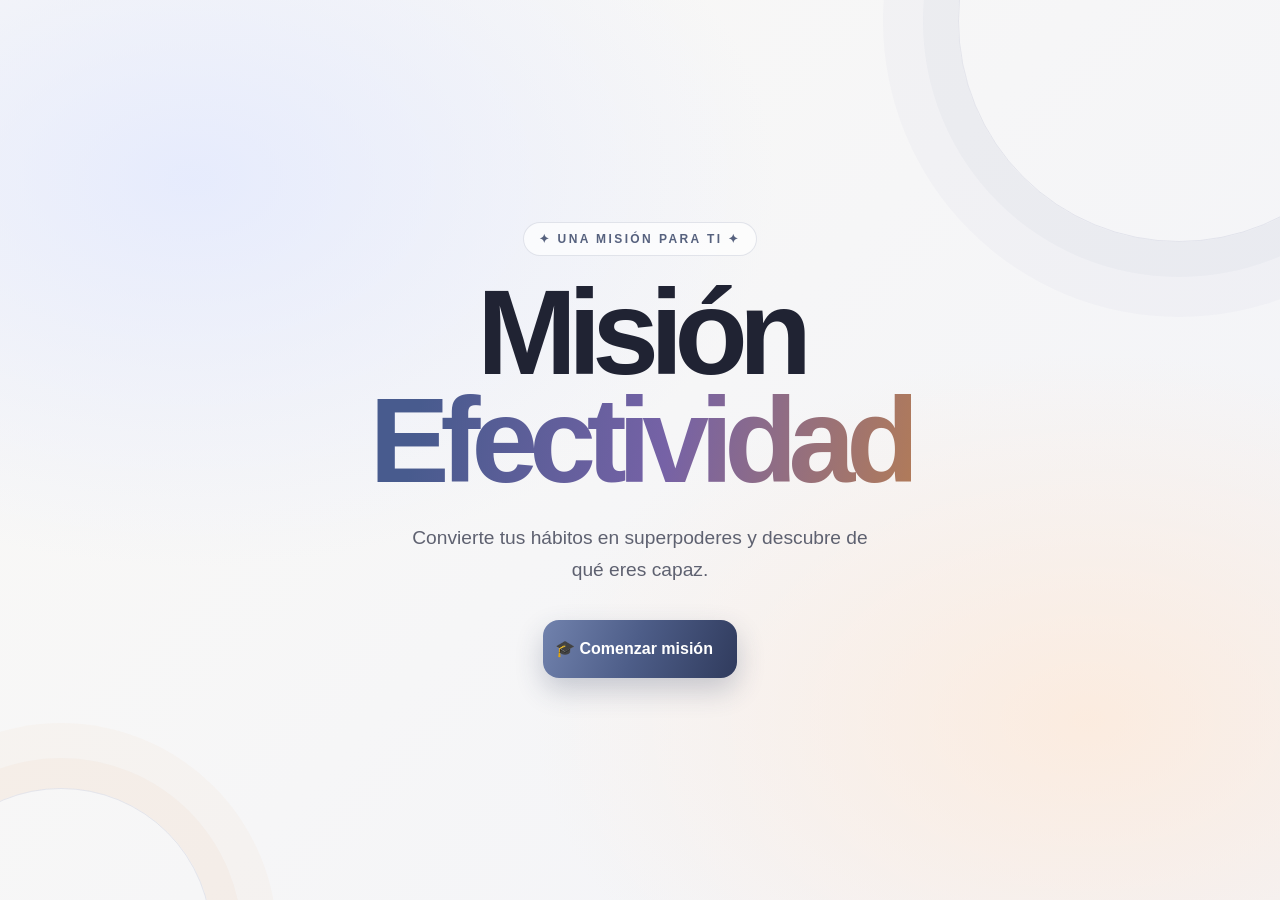
<file: index.html>
<!DOCTYPE html>
<html lang="es">
<head>
    <meta charset="UTF-8">
    <meta name="viewport" content="width=device-width, initial-scale=1.0">

    <title>Misión Efectividad</title>

    <link rel="stylesheet" href="style.css">
</head>

<body>

    <!-- PANTALLA DE BIENVENIDA -->
    <main id="welcomeScreen" class="screen welcome-screen">

        <div class="welcome-content">

            <p class="eyebrow">✦ UNA MISIÓN PARA TI ✦</p>

            <h1>
                Misión<br>
                <span>Efectividad</span>
            </h1>

            <p class="description">
                Convierte tus hábitos en superpoderes
                y descubre de qué eres capaz.
            </p>

            <button id="startButton" class="start-button">
                🎓 Comenzar misión
            </button>

        </div>

    </main>


    <!-- PANTALLA DE IDENTIFICACIÓN -->
<main id="playerScreen" class="screen player-screen hidden">

    <div class="player-content">

        <p class="eyebrow">✦ NUEVO JUGADOR ✦</p>

        <h2>
            ¿Quién está<br>
            listo para la misión?
        </h2>

        <form id="playerForm">

            <!-- NOMBRE -->
            <div class="form-group">

                <label for="playerName">
                    Tu nombre
                </label>

                <input
                    type="text"
                    id="playerName"
                    placeholder="Escribe tu nombre"
                    required
                >

            </div>


            <!-- GRUPO -->
            <div class="form-group">

                <label for="playerGroupInput">
                    Tu grupo
                </label>

                <input
                    type="text"
                    id="playerGroupInput"
                    placeholder="Escribe tu grupo"
                    required
                >

            </div>


            <!-- CONTINUAR -->
            <button
                type="submit"
                class="start-button"
            >
                <svg class="academic-icon" viewBox="0 0 24 24" aria-hidden="true">
                    <path d="M4 19.5A2.5 2.5 0 0 1 6.5 17H20"/>
                    <path d="M6.5 2H20v20H6.5A2.5 2.5 0 0 1 4 19.5v-15A2.5 2.5 0 0 1 6.5 2Z"/>
                    <path d="m9 10 2 2 4-4"/>
                </svg>
                <span>Continuar</span>
            </button>

        </form>

    </div>

</main>


    <script src="data/habits.js"></script>
    <!-- PANTALLA DEL MAPA -->
<main id="mapScreen" class="screen map-screen hidden">

    <div class="map-container">

        <header class="map-header">

            <div>
                <p class="eyebrow">✦ TU MISIÓN ✦</p>

                <h2 id="playerWelcome">
                    ¡Bienvenido!
                </h2>
            </div>

            <div class="player-stats">

                <span id="playerGroup">
                    Grupo
                </span>

                <span id="playerXP">
                    ⭐ 0 XP
                </span>

            </div>

        </header>


        <section class="progress-section">

            <div class="progress-info">

                <span>Progreso de la misión</span>

                <span id="progressText">
                    0%
                </span>

            </div>

            <div class="progress-bar">

                <div
                    id="progressFill"
                    class="progress-fill"
                ></div>

            </div>

        </section>


        <section id="habitsContainer" class="habits-map">

            <div class="map-title">
                <h3>El camino de la efectividad</h3>
                <p>Completa cada misión para desbloquear la siguiente.</p>
            </div>

            <div id="habitsContainer" class="habits-container">
                <!-- Los hábitos aparecerán aquí -->
            </div>

        </section>

        <div class="map-quick-actions">
            <button id="bonusButton" class="map-action map-action--memory hidden" type="button">
                <svg viewBox="0 0 24 24" aria-hidden="true">
                    <rect x="4" y="4" width="7" height="7" rx="1.5"/>
                    <rect x="13" y="4" width="7" height="7" rx="1.5"/>
                    <rect x="4" y="13" width="7" height="7" rx="1.5"/>
                    <path d="M16.5 13v7M13 16.5h7"/>
                </svg>
                <span>Memorama de los 7 hábitos</span>
            </button>

            <button id="sopaButton" class="map-action map-action--wordsearch hidden" type="button">
                <svg viewBox="0 0 24 24" aria-hidden="true">
                    <circle cx="10.8" cy="10.8" r="6.8"/>
                    <path d="m16 16 4.5 4.5M8 8h5M8 11h5M8 14h3"/>
                </svg>
                <span>Sopa de letras</span>
            </button>

            <button id="resetButton" class="map-action map-action--reset" type="button">
                <svg viewBox="0 0 24 24" aria-hidden="true">
                    <path d="M20 7v5h-5"/>
                    <path d="M19 12a7.5 7.5 0 0 0-13-5L4 9"/>
                    <path d="M4 17v-5h5"/>
                    <path d="M5 12a7.5 7.5 0 0 0 13 5l2-2"/>
                </svg>
                <span>Reiniciar progreso</span>
            </button>
        </div>

        <button id="finalButton" class="map-action map-action--results final-button hidden" type="button">
            <svg viewBox="0 0 24 24" aria-hidden="true">
                <path d="M8 4h8v5a4 4 0 0 1-8 0V4Z"/>
                <path d="M8 6H5v2a4 4 0 0 0 4 4m7-6h3v2a4 4 0 0 1-4 4M12 13v5m-4 2h8"/>
            </svg>
            <span>Ver tu logro final</span>
        </button>

    </div>

</main>

<!-- PANTALLA DE LA MISIÓN 1 -->
<main id="habitScreen" class="screen habit-screen hidden">

    <div class="habit-content">

        <p class="eyebrow">✦ MISIÓN 1 ✦</p>

        <h2 id="habitTitle">
            Ser proactivo
        </h2>

        <p id="habitDescription" class="habit-intro">
            Tu primera misión comienza aquí.
            Aprenderás a reconocer qué está bajo tu control
            y cómo puedes tomar la iniciativa frente a las situaciones de la vida.
        </p>

        <div class="mission-message">

            <p>
                💡 Recuerda:
            </p>

            <p>
                Ser proactivo no significa controlar todo lo que ocurre.
                Significa elegir cómo responder y asumir responsabilidad
                sobre nuestras decisiones.
            </p>

        </div>

        <button id="startHabitButton" class="start-button">
            🚀 Comenzar misión
        </button>

        <button id="backToMapButton" class="secondary-button">
            ← Volver al mapa
        </button>

        <button id="resultsButton" class="secondary-button">
            📋 Ver mis resultados
        </button>

    </div>

</main>
<!-- PANTALLA DEL CASO 1 -->
<main id="caseScreen" class="screen case-screen hidden">
    <div class="case-content">
        <p id="caseMissionLabel" class="case-mission-label"></p>
        <h2 id="caseTitle"></h2>
        <p id="caseContext"></p>
        <p id="caseQuestion"></p>
        <div id="caseOptions"></div>

        <section id="caseFeedback" class="hidden" aria-live="polite">
            <h3 id="feedbackTitle"></h3>
            <p id="feedbackText"></p>
            <p id="feedbackXP"></p>
        </section>

        <div class="case-actions">
            <button id="nextCaseButton" class="hidden" type="button">Continuar</button>
            <button id="backToHabitButton" type="button">Volver al mapa</button>
        </div>
    </div>
</main>

<!-- PANTALLA DEL MEMORAMA -->
<main id="memoramaScreen" class="screen memorama-screen hidden">

    <div class="memorama-content">

        <p class="eyebrow">✦ MISIÓN BONUS ✦</p>

        <h2>
            Memorama de los 7 Hábitos
        </h2>

        <p class="memorama-intro">
            Encuentra las parejas entre cada hábito y su frase clave.
        </p>

        <div id="memoramaBoard" class="memorama-board">
            <!-- Las cartas aparecerán aquí -->
        </div>

        <div id="memoramaComplete" class="memorama-complete hidden">

            <h3>
                🎉 ¡Completaste el memorama!
            </h3>

            <p id="memoramaXP">
            </p>

        </div>

        <button id="backToMapFromMemoramaButton" class="secondary-button">
            ← Volver al mapa
        </button>

    </div>

</main>

<!-- PANTALLA DE LA SOPA DE LETRAS -->
<main id="sopaScreen" class="screen sopa-screen hidden">

    <div class="sopa-content">

        <p class="eyebrow">✦ MISIÓN BONUS ✦</p>

        <h2>
            Sopa de letras: Los 7 Hábitos
        </h2>

        <p class="sopa-intro">
            Encuentra las 7 palabras. Haz clic en la primera letra
            y luego en la última letra de cada palabra.
        </p>

        <div class="sopa-layout">

            <div id="sopaGrid" class="sopa-grid">
                <!-- La cuadrícula aparecerá aquí -->
            </div>

            <div class="sopa-words">

                <h3>Palabras a encontrar</h3>

                <ul id="sopaWordList">
                    <!-- La lista aparecerá aquí -->
                </ul>

            </div>

        </div>

        <div id="sopaComplete" class="sopa-complete hidden">

            <h3>🎉 ¡Encontraste todas las palabras!</h3>

            <p id="sopaXP">
            </p>

        </div>

        <button id="backToMapFromSopaButton" class="secondary-button">
            ← Volver al mapa
        </button>

    </div>

</main>

<!-- PANTALLA FINAL -->
<main id="finalScreen" class="screen final-screen hidden">
    <div class="final-confetti" aria-hidden="true">
        <i></i><i></i><i></i><i></i><i></i><i></i>
        <i></i><i></i><i></i><i></i><i></i><i></i>
        <i></i><i></i><i></i><i></i><i></i><i></i>
        <i></i><i></i><i></i><i></i><i></i><i></i>
    </div>

    <section class="final-content">
        <div class="final-trophy" aria-hidden="true">
            <svg viewBox="0 0 240 230">
                <defs>
                    <linearGradient id="cupGold" x1="0" y1="0" x2="1" y2="1">
                        <stop offset="0" stop-color="#fff27a"/>
                        <stop offset=".48" stop-color="#ffbd24"/>
                        <stop offset="1" stop-color="#f28a00"/>
                    </linearGradient>
                    <linearGradient id="cupBase" x1="0" y1="0" x2="0" y2="1">
                        <stop stop-color="#7865ff"/>
                        <stop offset="1" stop-color="#3929c8"/>
                    </linearGradient>
                </defs>
                <path d="M75 35H165V91c0 43-18 67-45 67S75 134 75 91V35Z"
                      fill="url(#cupGold)" stroke="#f49a00" stroke-width="6"/>
                <path d="M75 53H43v24c0 28 17 44 45 44M165 53h32v24c0 28-17 44-45 44"
                      fill="none" stroke="#ffad16" stroke-width="15" stroke-linecap="round"/>
                <path d="M120 157v20m-29 13h58l-8 17H99l-8-17Zm-8 30h74"
                      fill="url(#cupBase)" stroke="#4733cb" stroke-width="6" stroke-linejoin="round"/>
                <path d="m120 61 9 18 20 3-14 14 3 20-18-10-18 10 3-20-14-14 20-3 9-18Z"
                      fill="#fff2a2" stroke="#f49a00" stroke-width="4" stroke-linejoin="round"/>
                <path d="M42 33 34 18m171 21 11-15M25 108 8 113m207-5 17 5"
                      fill="none" stroke="#ffc52c" stroke-width="7" stroke-linecap="round"/>
            </svg>
        </div>

        <p class="final-eyebrow">✦ MISIÓN CUMPLIDA ✦</p>
        <h1 class="final-title">¡LO LOGRASTE!</h1>

        <p class="final-subtitle">
            Ahora eres una persona<br>
            <strong>altamente efectiva</strong>
        </p>

        <div id="finalSummary" class="final-results-card">
            <span class="final-star" aria-hidden="true">★</span>
            <p>
                <strong id="finalPlayerName"></strong>, completaste las 7 misiones y ganaste
                <strong id="finalXP" class="final-xp"></strong>
                en total.
            </p>
        </div>

        <button id="backToMapFromFinalButton" class="final-back-button" type="button">
            <span aria-hidden="true">⌂</span>
            <span>Volver al mapa</span>
            <span class="final-arrow" aria-hidden="true">→</span>
        </button>
    </section>
</main>

<!-- PANTALLA DE RESULTADOS -->
<main id="resultsScreen" class="screen results-screen hidden">

    <div class="results-content">

        <p class="eyebrow">✦ TU PROGRESO ✦</p>

        <h2>
            Mis resultados
        </h2>

        <div class="results-summary">

            <span id="resultsXPTotal"></span>

            <span id="resultsPercentage"></span>

        </div>

        <h3 class="results-section-title">
            Misiones
        </h3>

        <ul id="resultsMissionsList" class="results-list">
            <!-- Se llena desde JS -->
        </ul>

        <h3 class="results-section-title">
            Misiones bonus
        </h3>

        <ul id="resultsBonusList" class="results-list">
            <!-- Se llena desde JS -->
        </ul>

        <button id="backToMapFromResultsButton" class="secondary-button">
            ← Volver al mapa
        </button>

    </div>

</main>

<script src="data/mission1.js"></script>
<script src="data/mission2.js"></script>
<script src="data/mission3.js"></script>
<script src="data/mission4.js"></script>
<script src="data/mission5.js"></script>
<script src="data/mission6.js"></script>
<script src="data/mission7.js"></script>
<script src="data/memorama.js"></script>
<script src="data/sopa.js"></script>
<script src="app.js"></script>

</body>
</html>
</file>
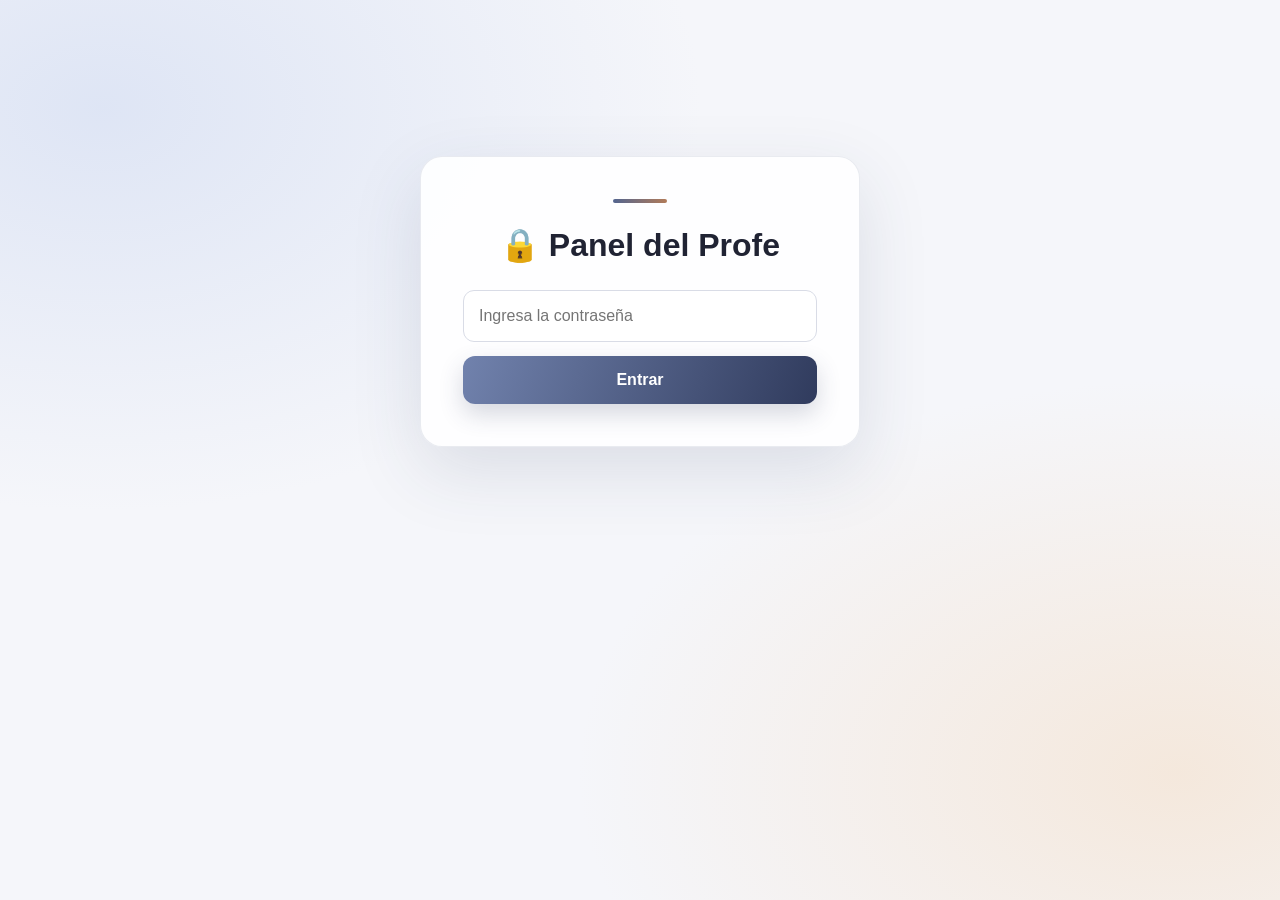
<file: teacher.html>
<!DOCTYPE html>
<html lang="es">
<head>
    <meta charset="UTF-8">
    <meta name="viewport" content="width=device-width, initial-scale=1.0">
    <title>Panel del Profe — Misión Efectividad</title>
    <style>
        :root {
            --ink: #202333;
            --indigo: #303b5d;
            --blue: #53658f;
            --warm: #b17b59;
            --line: #e3e5ec;
        }

        * {
            margin: 0;
            padding: 0;
            box-sizing: border-box;
        }

        body {
            min-height: 100vh;
            padding: 48px 24px;
            color: var(--ink);
            font-family: Arial, sans-serif;
            background:
                radial-gradient(ellipse at 8% 12%, rgb(210 220 242 / 65%), transparent 36%),
                radial-gradient(ellipse at 92% 86%, rgb(244 222 199 / 58%), transparent 36%),
                #f5f6fa;
        }

        #passwordScreen {
            width: min(100%, 440px);
            margin: max(48px, 12vh) auto;
            padding: 42px;
            overflow: hidden;
            border: 1px solid rgb(72 88 128 / 12%);
            border-radius: 22px;
            background: rgb(255 255 255 / 90%);
            box-shadow: 0 24px 70px rgb(48 59 93 / 13%);
            text-align: center;
            animation: panel-enter 650ms cubic-bezier(.2, .75, .25, 1) both;
        }

        #passwordScreen::before {
            display: block;
            width: 54px;
            height: 4px;
            margin: 0 auto 24px;
            border-radius: 9px;
            background: linear-gradient(90deg, var(--blue), var(--warm));
            content: "";
        }

        #passwordScreen h1 {
            margin-bottom: 26px;
            color: var(--ink);
            font-size: 32px;
            line-height: 1.15;
        }

        #passwordInput {
            width: 100%;
            min-height: 52px;
            margin-bottom: 14px;
            padding: 0 15px;
            border: 1px solid #d9dce6;
            border-radius: 11px;
            background: #fff;
            color: var(--ink);
            font: inherit;
            transition: border-color 160ms ease, box-shadow 160ms ease;
        }

        #passwordInput:focus {
            border-color: #6678a6;
            outline: none;
            box-shadow: 0 0 0 4px rgb(102 120 166 / 15%);
        }

        #passwordButton,
        #refreshButton {
            min-height: 48px;
            padding: 0 20px;
            border: 0;
            border-radius: 12px;
            background: linear-gradient(110deg, #7182ad, var(--indigo));
            box-shadow: 0 10px 24px rgb(48 59 93 / 20%);
            color: #fff;
            font: inherit;
            font-weight: 700;
            cursor: pointer;
            transition: transform 180ms ease, filter 180ms ease, box-shadow 180ms ease;
        }

        #passwordButton {
            width: 100%;
        }

        #passwordButton:hover,
        #refreshButton:hover {
            transform: translateY(-2px);
            filter: brightness(1.08);
            box-shadow: 0 14px 28px rgb(48 59 93 / 26%);
        }

        #passwordButton:focus-visible,
        #refreshButton:focus-visible {
            outline: 3px solid var(--warm);
            outline-offset: 3px;
        }

        #passwordError {
            margin-top: 14px;
            color: #a33e50;
            font-weight: 700;
        }

        #dashboardScreen {
            animation: panel-enter 650ms cubic-bezier(.2, .75, .25, 1) both;
        }

        .dashboard-header,
        #groupsContainer,
        #loadingText {
            width: min(100%, 1080px);
            margin-right: auto;
            margin-left: auto;
        }

        .dashboard-header {
            display: grid;
            grid-template-columns: minmax(0, 1fr) auto;
            align-items: center;
            gap: 10px 24px;
            margin-bottom: 24px;
            padding: 30px 34px;
            border: 1px solid rgb(255 255 255 / 55%);
            border-radius: 20px;
            background: linear-gradient(115deg, var(--indigo), var(--blue) 68%, #786d96);
            box-shadow: 0 18px 42px rgb(48 59 93 / 18%);
            color: #fff;
        }

        .eyebrow {
            grid-column: 1 / -1;
            color: #e3d8d0;
            font-size: 12px;
            font-weight: 800;
            letter-spacing: .18em;
        }

        .dashboard-header h1 {
            font-size: 32px;
            line-height: 1.2;
        }

        #refreshButton {
            white-space: nowrap;
            background: #fff;
            box-shadow: none;
            color: var(--indigo);
        }

        #loadingText {
            margin-bottom: 18px;
            color: var(--blue);
            font-weight: 700;
        }

        #groupsContainer {
            display: grid;
            gap: 18px;
        }

        .group-card {
            min-width: 0;
            overflow-x: auto;
            padding: 24px 28px;
            border: 1px solid rgb(72 88 128 / 12%);
            border-radius: 16px;
            background: rgb(255 255 255 / 92%);
            box-shadow: 0 12px 30px rgb(48 59 93 / 8%);
            animation: panel-enter 550ms ease-out both;
        }

        .group-card:nth-child(2) { animation-delay: 70ms; }
        .group-card:nth-child(3) { animation-delay: 140ms; }
        .group-card:nth-child(4) { animation-delay: 210ms; }

        .group-card h2 {
            margin-bottom: 16px;
            color: var(--indigo);
            font-size: 22px;
        }

        table {
            width: 100%;
            min-width: 580px;
            border-collapse: collapse;
        }

        th,
        td {
            padding: 13px 12px;
            border-bottom: 1px solid #eceef3;
            text-align: left;
        }

        th {
            color: #73798b;
            font-size: 11px;
            letter-spacing: .12em;
            text-transform: uppercase;
        }

        tbody tr:last-child td {
            border-bottom: 0;
        }

        tbody tr:hover {
            background: #f8f8fb;
        }

        .badge {
            display: inline-block;
            padding: 5px 10px;
            border-radius: 999px;
            font-size: 13px;
            font-weight: 700;
            white-space: nowrap;
        }

        .badge-good { background: #dcefe5; color: #286447; }
        .badge-mid { background: #f7edcf; color: #785b18; }
        .badge-low { background: #f5dfe2; color: #8b3b49; }

        @keyframes panel-enter {
            from { opacity: 0; transform: translateY(14px); }
            to { opacity: 1; transform: translateY(0); }
        }

        @media (max-width: 640px) {
            body { padding: 24px 16px; }
            #passwordScreen { margin: 10vh auto; padding: 32px 24px; }
            #passwordScreen h1 { font-size: 27px; }
            .dashboard-header {
                grid-template-columns: 1fr;
                padding: 25px 22px;
            }
            .dashboard-header h1 { font-size: 26px; }
            #refreshButton { justify-self: start; }
            .group-card { padding: 20px 16px; }
        }

        @media (prefers-reduced-motion: reduce) {
            *,
            *::before,
            *::after {
                animation-duration: .01ms !important;
                animation-iteration-count: 1 !important;
                scroll-behavior: auto !important;
                transition-duration: .01ms !important;
            }
        }
    </style>
</head>

<body>

    <!-- ============================= -->
    <!-- PANTALLA DE CONTRASEÑA -->
    <!-- ============================= -->

    <main id="passwordScreen">

        <h1>🔒 Panel del Profe</h1>

        <input
            type="password"
            id="passwordInput"
            placeholder="Ingresa la contraseña"
        >

        <button id="passwordButton">
            Entrar
        </button>

        <p id="passwordError" style="display: none;">
            Contraseña incorrecta, intenta de nuevo.
        </p>

    </main>


    <!-- ============================= -->
    <!-- DASHBOARD (empieza escondido) -->
    <!-- ============================= -->

          <main id="dashboardScreen" style="display: none;">

        <div class="dashboard-header">

            <p class="eyebrow">✦ CENTRO DE CONTROL ✦</p>

            <h1>📊 Progreso de los estudiantes</h1>

            <button id="refreshButton">🔄 Actualizar datos</button>

        </div>

        <p id="loadingText">Cargando datos...</p>

        <div id="groupsContainer"></div>

    </main>

    <script>

        // ============================================
        // CONFIGURACIÓN
        // ============================================

        const PASSWORD = "Mision2026";

        const SCRIPT_URL = "https://script.google.com/macros/s/AKfycbyMjF1KxOlXZ3nMDmPFWnQGK06yTgWUD7m3PeokfAbTolkKUdtwX6YWQDbZcdskHE0z/exec";


        // ============================================
        // ELEMENTOS DE LA PÁGINA
        // ============================================

        const passwordScreen = document.getElementById("passwordScreen");
        const passwordInput = document.getElementById("passwordInput");
        const passwordButton = document.getElementById("passwordButton");
        const passwordError = document.getElementById("passwordError");

        const dashboardScreen = document.getElementById("dashboardScreen");
        const refreshButton = document.getElementById("refreshButton");


        // ============================================
        // VERIFICAR CONTRASEÑA
        // ============================================

        function checkPassword() {

            if (passwordInput.value === PASSWORD) {

                passwordScreen.style.display = "none";
                dashboardScreen.style.display = "block";

                loadDashboard();

            } else {

                passwordError.style.display = "block";

            }

        }

        passwordButton.addEventListener("click", checkPassword);
        refreshButton.addEventListener("click", loadDashboard);

        passwordInput.addEventListener("keyup", function (event) {

            if (event.key === "Enter") {
                checkPassword();
            }

        });


        // ============================================
        // CARGAR DATOS DESDE GOOGLE SHEETS
        // ============================================

                function loadDashboard() {

            loadingText.textContent = "Cargando datos...";
            loadingText.style.display = "block";

            fetch(SCRIPT_URL)
                .then(function (response) {
                    return response.json();
                })
                .then(function (registros) {

                    const grupos = agruparDatos(registros);

                    console.log("Datos agrupados:", grupos);

                    renderDashboard(grupos);

                    loadingText.style.display = "none";

                })
                .catch(function (error) {

                    console.error("Error cargando datos:", error);
                    loadingText.textContent = "No se pudieron cargar los datos. Intenta actualizar de nuevo.";

                });

        }

        
        // ============================================
        // ¿ESTA RESPUESTA FUE CORRECTA?
        // (a veces Google Sheets guarda "true" como texto)
        // ============================================

        function esCorrecta(valor) {

            return valor === true || valor === "TRUE" || valor === "true";

        }


        // ============================================
        // AGRUPAR REGISTROS POR GRUPO Y POR ESTUDIANTE
        // ============================================

        function agruparDatos(registros) {

            const grupos = {};

            registros.forEach(function (registro) {

                const nombreGrupo = registro.grupo || "Sin grupo";
                const nombreEstudiante = registro.nombre || "Sin nombre";

                // Si el grupo todavía no existe en nuestro objeto, lo creamos
                if (!grupos[nombreGrupo]) {
                    grupos[nombreGrupo] = {};
                }

                // Si el estudiante todavía no existe dentro de ese grupo, lo creamos
                if (!grupos[nombreGrupo][nombreEstudiante]) {

                    grupos[nombreGrupo][nombreEstudiante] = {
                        respuestas: 0,
                        correctas: 0,
                        xpTotal: 0,
                        misiones: new Set()
                    };

                }

                // Ahora sumamos los datos de este registro a su estudiante
                const estudiante = grupos[nombreGrupo][nombreEstudiante];
                const esPremioXP = [
                    "XP_RECOMPENSA_MISION",
                    "XP_BONUS_MEMORAMA",
                    "XP_BONUS_SOPA"
                ].includes(registro.opcion);

                if (!esPremioXP) {
                    estudiante.respuestas++;

                    if (esCorrecta(registro.correcta)) {
                        estudiante.correctas++;
                    }
                }

                estudiante.xpTotal += Number(registro.xp) || 0;

                if (registro.opcion !== "XP_BONUS_MEMORAMA" && registro.opcion !== "XP_BONUS_SOPA") {
                    estudiante.misiones.add(registro.mision);
                }

            });

            return grupos;

        }

        
        // ============================================
        // DECIDIR QUÉ COLOR USAR SEGÚN EL % DE ACIERTOS
        // ============================================

        function claseSegunPorcentaje(porcentaje) {

            if (porcentaje >= 70) {
                return "badge-good";
            } else if (porcentaje >= 40) {
                return "badge-mid";
            } else {
                return "badge-low";
            }

        }

        
        // ============================================
        // DIBUJAR EL DASHBOARD EN PANTALLA
        // ============================================

        function renderDashboard(grupos) {

            const groupsContainer = document.getElementById("groupsContainer");

            groupsContainer.innerHTML = "";

            // Recorremos cada grupo (ej: "Sin grupo", "Grupo2")
            Object.keys(grupos).forEach(function (nombreGrupo) {

                const estudiantes = grupos[nombreGrupo];

                // Creamos la tarjeta contenedora de este grupo
                const groupCard = document.createElement("div");
                groupCard.classList.add("group-card");

                const tituloGrupo = document.createElement("h2");
                tituloGrupo.textContent = "Grupo: " + nombreGrupo;
                groupCard.appendChild(tituloGrupo);

                // Creamos la tabla para ese grupo
                const table = document.createElement("table");

                // Encabezados de la tabla
                table.innerHTML = `
                    <thead>
                        <tr>
                            <th>Estudiante</th>
                            <th>Misiones tocadas</th>
                            <th>Aciertos</th>
                            <th>XP total</th>
                        </tr>
                    </thead>
                    <tbody></tbody>
                `;

                const tbody = table.querySelector("tbody");

                // Recorremos cada estudiante dentro de ese grupo
                Object.keys(estudiantes).forEach(function (nombreEstudiante) {

                    const datos = estudiantes[nombreEstudiante];

                    const porcentaje =
                        Math.round((datos.correctas / datos.respuestas) * 100);

                    const fila = document.createElement("tr");

                    fila.innerHTML = `
                        <td>${nombreEstudiante}</td>
                        <td>${datos.misiones.size}</td>
                            <td>
                            <span class="badge ${claseSegunPorcentaje(porcentaje)}">
                                ${datos.correctas}/${datos.respuestas} (${porcentaje}%)
                            </span>
                        </td>
                        <td>⭐ ${datos.xpTotal}</td>
                    `;

                    tbody.appendChild(fila);

                });

                groupCard.appendChild(table);
                groupsContainer.appendChild(groupCard);

            });

        }

    </script>

</body>
</html>
</file>
<file: style.css>
* {
    margin: 0;
    padding: 0;
    box-sizing: border-box;
}

body {
    font-family: Arial, sans-serif;
    min-height: 100vh;
    background: #ffffff;
}

.welcome-screen {
    position: relative;
    isolation: isolate;
    min-height: 100vh;
    overflow: hidden;
    display: grid;
    place-items: center;
    padding: 40px 24px;
    background:
        radial-gradient(ellipse at 15% 20%, rgb(224 231 255 / 75%), transparent 38%),
        radial-gradient(ellipse at 85% 80%, rgb(255 232 213 / 70%), transparent 36%),
        linear-gradient(135deg, #faf9f6, #f2f3f8);
}

.welcome-screen::before,
.welcome-screen::after {
    position: absolute;
    z-index: -1;
    content: "";
    border: 1px solid rgb(91 100 145 / 12%);
    border-radius: 50%;
    pointer-events: none;
}

.welcome-screen::before {
    width: 440px;
    height: 440px;
    top: -200px;
    right: -120px;
    box-shadow: 0 0 0 35px rgb(91 100 145 / 4%),
                0 0 0 75px rgb(91 100 145 / 3%);
    animation: welcome-float 9s ease-in-out infinite;
}

.welcome-screen::after {
    width: 300px;
    height: 300px;
    bottom: -190px;
    left: -90px;
    box-shadow: 0 0 0 30px rgb(214 145 83 / 5%),
                0 0 0 65px rgb(214 145 83 / 4%);
    animation: welcome-float 11s ease-in-out infinite reverse;
}

.welcome-content {
    width: min(100%, 760px);
    text-align: center;
    animation: welcome-enter 850ms cubic-bezier(.2, .75, .25, 1) both;
}

.welcome-content .eyebrow {
    display: inline-block;
    margin: 0 0 22px;
    padding: 9px 15px;
    border: 1px solid rgb(76 86 125 / 15%);
    border-radius: 999px;
    background: rgb(255 255 255 / 65%);
    color: #56617e;
    font-size: 12px;
    font-weight: 800;
    letter-spacing: .2em;
}

.welcome-content h1 {
    margin: 0;
    color: #202333;
    font-size: clamp(4rem, 11vw, 7.5rem);
    font-weight: 850;
    letter-spacing: -.075em;
    line-height: .9;
    animation: title-arrive 900ms 150ms both;
}

.welcome-content h1 span {
    color: transparent;
    background: linear-gradient(100deg, #485b8e 10%, #7662a6 55%, #b17b59 100%);
    background-clip: text;
    -webkit-background-clip: text;
}

.welcome-content .description {
    max-width: 490px;
    margin: 28px auto 34px;
    color: #5e6170;
    font-size: clamp(1rem, 2.4vw, 1.2rem);
    line-height: 1.65;
}

.welcome-screen .start-button {
    min-height: 58px;
    padding: 0 28px;
    border: 0;
    border-radius: 16px;
    background: #303b5d;
    box-shadow: 0 12px 28px rgb(48 59 93 / 22%);
    color: #fff;
    font-size: 1rem;
    font-weight: 700;
    cursor: pointer;
    transition: transform 180ms ease, box-shadow 180ms ease, background 180ms ease;
}

.welcome-screen .start-button:hover {
    transform: translateY(-3px);
    background: #414f78;
    box-shadow: 0 17px 32px rgb(48 59 93 / 28%);
}

.welcome-screen .start-button:focus-visible {
    outline: 3px solid #b17b59;
    outline-offset: 4px;
}

.welcome-screen #startButton {
    display: inline-flex;
    align-items: center;
    justify-content: center;
    gap: 11px;
    min-height: 58px;
    padding: 8px 24px 8px 12px;
    border: 0;
    border-radius: 16px;
    background: linear-gradient(110deg, #7182ad 0%, #4d5d88 48%, #303b5d 100%);
    box-shadow: 0 12px 28px rgb(48 59 93 / 24%);
    color: #fff;
    cursor: pointer;
    transition: transform 180ms ease, box-shadow 180ms ease, filter 180ms ease;
}

.welcome-screen #startButton:hover {
    transform: translateY(-3px);
    filter: brightness(1.08);
    box-shadow: 0 17px 32px rgb(48 59 93 / 30%);
}

.welcome-screen #startButton .academic-icon {
    box-sizing: content-box;
    width: 21px;
    height: 21px;
    padding: 8px;
    border-radius: 11px;
    background: #f1edf8;
    stroke: #303b5d;
}

.welcome-screen:focus-visible {
    outline: 3px solid #b17b59;
    outline-offset: 4px;
}

.hidden {
    display: none !important;
}

.screen.hidden {
    display: none !important;
}

@keyframes welcome-enter {
    from { opacity: 0; transform: translateY(18px); }
    to { opacity: 1; transform: translateY(0); }
}

@keyframes title-arrive {
    from { opacity: 0; transform: translateY(16px) scale(.98); }
    to { opacity: 1; transform: translateY(0) scale(1); }
}

@keyframes welcome-float {
    50% { transform: translateY(18px) rotate(8deg); }
}

@media (prefers-reduced-motion: reduce) {
    .welcome-content,
    .welcome-content h1,
    .welcome-screen::before,
    .welcome-screen::after {
        animation: none;
    }

    .welcome-screen .start-button {
        transition: none;
    }

    .welcome-screen #startButton {
        transition: none;
    }
}

.player-screen {
    display: grid;
    min-height: 100vh;
    place-items: center;
    padding: 32px 20px;
    background:
        radial-gradient(ellipse at 12% 15%, rgb(210 220 242 / 65%), transparent 38%),
        radial-gradient(ellipse at 88% 85%, rgb(244 222 199 / 60%), transparent 38%),
        linear-gradient(135deg, #fbfaf7, #f0f1f6);
}

.player-content {
    width: min(100%, 470px);
    padding: clamp(28px, 6vw, 48px);
    border: 1px solid rgb(72 88 128 / 12%);
    border-radius: 24px;
    background: rgb(255 255 255 / 88%);
    box-shadow: 0 24px 70px rgb(48 59 93 / 12%);
    animation: player-enter 550ms ease-out both;
}

.player-content .eyebrow {
    margin-bottom: 16px;
    color: #536184;
    font-size: 12px;
    font-weight: 800;
    letter-spacing: .16em;
}

.player-content h2 {
    margin-bottom: 28px;
    color: #202333;
    font-size: clamp(1.8rem, 6vw, 2.4rem);
    line-height: 1.12;
}

#playerForm {
    display: grid;
    gap: 20px;
}

.player-content .form-group {
    display: grid;
    gap: 8px;
}

.player-content .form-group label {
    color: #41475c;
    font-size: .95rem;
    font-weight: 700;
}

.player-content .form-group input {
    width: 100%;
    min-height: 48px;
    padding: 0 14px;
    border: 1px solid #d9dce6;
    border-radius: 11px;
    background: #fff;
    color: #202333;
    font: inherit;
    transition: border-color 160ms ease, box-shadow 160ms ease;
}

.player-content .form-group input::placeholder {
    color: #999eac;
}

.player-content .form-group input:focus {
    border-color: #6678a6;
    outline: none;
    box-shadow: 0 0 0 4px rgb(102 120 166 / 15%);
}

.player-content #playerForm .start-button {
    display: inline-flex;
    align-items: center;
    justify-content: center;
    gap: 10px;
    min-height: 54px;
    margin-top: 4px;
    border: 0;
    border-radius: 13px;
    background: linear-gradient(110deg, #7182ad, #303b5d);
    box-shadow: 0 10px 24px rgb(48 59 93 / 22%);
    color: #fff;
    font: inherit;
    font-weight: 700;
    cursor: pointer;
    transition: transform 180ms ease, filter 180ms ease, box-shadow 180ms ease;
}

.player-content #playerForm .start-button:hover {
    transform: translateY(-2px);
    filter: brightness(1.08);
    box-shadow: 0 14px 28px rgb(48 59 93 / 28%);
}

.player-content #playerForm .start-button:focus-visible {
    outline: 3px solid #b17b59;
    outline-offset: 4px;
}

.player-content .academic-icon {
    width: 21px;
    height: 21px;
    fill: none;
    stroke: currentColor;
    stroke-linecap: round;
    stroke-linejoin: round;
    stroke-width: 1.8;
}

@keyframes player-enter {
    from { opacity: 0; transform: translateY(12px); }
    to { opacity: 1; transform: translateY(0); }
}

@media (prefers-reduced-motion: reduce) {
    .player-content {
        animation: none;
    }

    .player-content #playerForm .start-button {
        transition: none;
    }
}

/* Mapa de misiones */
.map-screen {
    min-height: 100vh;
    padding: clamp(24px, 5vw, 56px) 20px;
    background:
        radial-gradient(ellipse at 8% 10%, rgb(210 220 242 / 52%), transparent 34%),
        radial-gradient(ellipse at 92% 88%, rgb(244 222 199 / 50%), transparent 34%),
        #f5f6fa;
}

.map-container {
    width: min(100%, 1080px);
    margin: 0 auto;
}

.map-header {
    margin-bottom: 24px;
    padding: clamp(24px, 5vw, 40px);
    overflow: hidden;
    border: 1px solid rgb(255 255 255 / 60%);
    border-radius: 24px;
    background: linear-gradient(115deg, #303b5d, #53658f 68%, #786d96);
    box-shadow: 0 18px 42px rgb(48 59 93 / 18%);
    color: #fff;
}

.map-header h1,
.map-header h2 {
    margin-bottom: 8px;
    color: #fff;
}

.map-header p {
    color: rgb(255 255 255 / 82%);
    line-height: 1.6;
}

.map-header::after {
    display: block;
    max-width: 620px;
    margin-top: 20px;
    padding-top: 15px;
    border-top: 1px solid rgb(255 255 255 / 24%);
    color: rgb(255 255 255 / 86%);
    content: "La efectividad también consiste en elegir cómo responder y actuar con propósito.";
    font-size: .95rem;
    font-style: italic;
    line-height: 1.6;
}

.progress-section {
    margin-bottom: 28px;
    padding: 20px 24px;
    border: 1px solid #e7e9f0;
    border-radius: 18px;
    background: #fff;
    box-shadow: 0 8px 24px rgb(48 59 93 / 6%);
    color: #41475c;
}

#progressFill {
    min-height: 10px;
    border-radius: 999px;
    background: linear-gradient(90deg, #8999c1, #596b99, #b17b59);
    transition: width 400ms ease;
}

.habits-map {
    position: relative;
    display: grid;
    grid-template-columns: 1fr;
    gap: 0;
    padding: 10px 0;
    isolation: isolate;
}

.habits-map::before {
    position: absolute;
    z-index: -1;
    inset: 0;
    content: "";
    pointer-events: none;
    background: url("data:image/svg+xml,%3Csvg xmlns='http://www.w3.org/2000/svg' viewBox='0 0 1000 1050' preserveAspectRatio='none'%3E%3Cpath d='M460 75 C460 125 540 175 540 225 S460 325 460 375 S540 475 540 525 S460 625 460 675 S540 775 540 825 S460 925 460 975' fill='none' stroke='%23dfe5dc' stroke-width='44' stroke-linecap='round'/%3E%3Cpath d='M460 75 C460 125 540 175 540 225 S460 325 460 375 S540 475 540 525 S460 625 460 675 S540 775 540 825 S460 925 460 975' fill='none' stroke='%2399a88f' stroke-width='3' stroke-dasharray='9 13' stroke-linecap='round'/%3E%3C/svg%3E")
        center / 100% 100% no-repeat;
}

.habits-map .habit-station {
    position: relative;
    display: flex;
    align-items: center;
    width: min(46%, 470px);
    min-height: 150px;
    padding: 18px 54px;
    border: 0;
    border-radius: 0;
    background: transparent;
    box-shadow: none;
    color: #555b6c;
    line-height: 1.5;
    cursor: default;
    transition: transform 180ms ease;
}

.habits-map .habit-station:nth-child(odd) {
    justify-self: start;
}

.habits-map .habit-station:nth-child(even) {
    justify-self: end;
}

.habits-map .habit-station.unlocked {
    cursor: pointer;
}

.habits-map .habit-station:hover {
    transform: translateY(-3px);
    border: 0;
    box-shadow: none;
}

.habits-map .habit-station:focus-visible {
    border-radius: 16px;
    outline: 3px solid #7888ad;
    outline-offset: 2px;
}

.station-icon {
    position: absolute;
    top: 50%;
    display: grid;
    width: 64px;
    height: 64px;
    place-items: center;
    border: 5px solid #fff;
    border-radius: 50%;
    background: #53658f;
    box-shadow: 0 5px 18px rgb(48 59 93 / 22%);
    color: #fff;
    transform: translateY(-50%);
}

.habit-station:nth-child(odd) .station-icon {
    right: -32px;
}

.habit-station:nth-child(even) .station-icon {
    left: -32px;
}

.station-icon svg {
    width: 27px;
    height: 27px;
    fill: none;
    stroke: currentColor;
    stroke-linecap: round;
    stroke-linejoin: round;
    stroke-width: 1.7;
}

.habit-station.completed .station-icon {
    background: #68816e;
}

.habit-station.locked .station-icon {
    background: #9298a6;
}

.station-details {
    width: 100%;
    padding: 14px 17px;
    border: 1px solid rgb(83 101 143 / 14%);
    border-radius: 15px;
    background: rgb(255 255 255 / 90%);
    box-shadow: 0 8px 24px rgb(48 59 93 / 8%);
}

.station-number {
    margin-bottom: 4px;
    color: #66779e;
    font-size: .73rem;
    font-weight: 800;
    letter-spacing: .13em;
}

.station-details .habit-title {
    margin-bottom: 5px;
    color: #28314c;
    font-size: 1.08rem;
}

.station-details .habit-description {
    color: #62697a;
    font-size: .91rem;
}

.station-footer {
    display: flex;
    flex-wrap: wrap;
    gap: 8px 16px;
    margin-top: 11px;
    color: #596584;
    font-size: .82rem;
    font-weight: 700;
}

.habit-station.locked .station-details {
    opacity: .76;
}

@media (max-width: 620px) {
    .habits-map {
        padding-left: 58px;
    }

    .habits-map::before {
        right: auto;
        left: 0;
        width: 42px;
        background: linear-gradient(
            to right,
            transparent 5px,
            #dfe5dc 5px 37px,
            transparent 37px
        );
    }

    .habits-map::after {
        position: absolute;
        z-index: -1;
        top: 0;
        bottom: 0;
        left: 21px;
        width: 3px;
        background: repeating-linear-gradient(
            to bottom,
            #99a88f 0 9px,
            transparent 9px 17px
        );
        content: "";
        pointer-events: none;
    }

    .habits-map .habit-station,
    .habits-map .habit-station:nth-child(even),
    .habits-map .habit-station:nth-child(odd) {
        justify-self: stretch;
        width: 100%;
        min-height: 138px;
        padding: 14px 8px 14px 35px;
    }

    .habits-map .habit-station .station-icon,
    .habits-map .habit-station:nth-child(even) .station-icon,
    .habits-map .habit-station:nth-child(odd) .station-icon {
        right: auto;
        left: -55px;
        width: 54px;
        height: 54px;
    }

    .station-icon svg {
        width: 23px;
        height: 23px;
    }
}

@media (prefers-reduced-motion: reduce) {
    .habits-map .habit-station {
        transition: none;
    }
}

/* Presentación de los casos */
.case-screen:not(.hidden) {
    display: flex;
    min-height: 100vh;
    flex-direction: column;
    align-items: center;
    justify-content: center;
    gap: 18px;
    padding: 32px 20px;
    background:
        radial-gradient(ellipse at 10% 10%, rgb(210 220 242 / 55%), transparent 36%),
        radial-gradient(ellipse at 90% 90%, rgb(244 222 199 / 50%), transparent 36%),
        #f5f6fa;
}

.case-content {
    position: relative;
    width: min(100%, 760px);
    overflow: hidden;
    padding: 0 32px 30px;
    border: 1px solid #e4e7ef;
    border-radius: 24px;
    background: #fff;
    box-shadow: 0 22px 60px rgb(48 59 93 / 12%);
    animation: case-enter 450ms ease-out both;
}

/* Ilustración de montaña para el encabezado, sin dependencias externas */
.case-content::before {
    display: none;
}

.case-hero {
    display: grid;
    height: clamp(150px, 27vw, 230px);
    margin: 0 -32px 24px;
    place-items: center;
    overflow: hidden;
    background:
        radial-gradient(circle at 80% 22%, #f3d79a 0 17px, transparent 18px),
        url("data:image/svg+xml,%3Csvg xmlns='http://www.w3.org/2000/svg' viewBox='0 0 900 300' preserveAspectRatio='none'%3E%3Cpath d='M0 230 190 90l105 93L445 38l180 174 94-95 181 112v71H0Z' fill='%23b5cbc5'/%3E%3Cpath d='m190 90 42 38-42-7-42 28Zm255-52 55 53-55-18-47 34Zm274 79 35 34-35-10-34 23Z' fill='%23f8f7f2'/%3E%3Cpath d='M0 245c120-48 179-10 263-48s151-15 228-44 139 34 205 1 134-10 204 25v121H0Z' fill='%235e7890'/%3E%3Cpath d='M0 278c154-44 254 19 385-19s222-50 330-11 129 10 185-7v59H0Z' fill='%23303b5d'/%3E%3C/svg%3E")
        center / cover no-repeat;
}

.case-hero svg {
    width: 76px;
    height: 76px;
    padding: 15px;
    border: 1px solid rgb(255 255 255 / 70%);
    border-radius: 22px;
    background: rgb(255 255 255 / 88%);
    color: #344264;
    fill: none;
    stroke: currentColor;
    stroke-linecap: round;
    stroke-linejoin: round;
    stroke-width: 2;
    filter: drop-shadow(0 8px 14px rgb(32 35 51 / 16%));
}

.case-hero img {
    width: 100%;
    height: 100%;
    object-fit: cover;
}

.case-content #caseTitle {
    margin-bottom: 8px;
    color: #28314c;
    font-size: clamp(1.4rem, 4vw, 1.9rem);
}

.case-content #caseContext,
.case-content #caseQuestion {
    margin-bottom: 14px;
    color: #555b6c;
    line-height: 1.65;
}

#caseOptions {
    display: grid;
    gap: 10px;
    margin: 16px 0;
}

#caseOptions .case-option {
    width: 100%;
    padding: 14px 16px;
    border: 1px solid #dfe3ed;
    border-radius: 12px;
    background: #fff;
    color: #41475c;
    font: inherit;
    line-height: 1.5;
    text-align: left;
    cursor: pointer;
    transition: border-color 160ms ease, background 160ms ease, transform 160ms ease;
}

#caseOptions .case-option:hover:not(:disabled) {
    transform: translateY(-1px);
    border-color: #7888ad;
    background: #f7f8fc;
}

#caseOptions .case-option:disabled {
    cursor: default;
    opacity: .72;
}

#caseOptions .case-option:focus-visible,
.case-screen button:focus-visible {
    outline: 3px solid #b17b59;
    outline-offset: 3px;
}

#caseFeedback:not(.hidden) {
    margin-top: 18px;
    padding: 18px;
    border: 1px solid #e4e7ef;
    border-radius: 14px;
    background: #f7f8fc;
}

.case-actions {
    display: flex;
    flex-wrap: wrap;
    gap: 12px;
    margin-top: 18px;
}

.case-actions button {
    flex: 1 1 180px;
    min-height: 48px;
    padding: 11px 18px;
    border: 1px solid #dfe2eb;
    border-radius: 12px;
    background: #fff;
    color: #41475c;
    font: inherit;
    font-weight: 700;
    cursor: pointer;
}

.case-actions #nextCaseButton:not(.hidden) {
    border-color: transparent;
    background: linear-gradient(110deg, #7182ad, #303b5d);
    color: #fff;
}

.case-mission-label {
    margin-bottom: 6px;
    color: #66779e;
    font-size: .78rem;
    font-weight: 800;
    letter-spacing: .12em;
}

@media (max-width: 520px) {
    .case-content {
        padding: 0 20px 24px;
    }

    .case-hero {
        margin-right: -20px;
        margin-left: -20px;
    }

    .case-actions {
        flex-direction: column;
    }
}

.case-actions button:empty {
    display: none;
}

.map-quick-actions {
    display: grid;
    grid-template-columns: repeat(3, minmax(0, 1fr));
    gap: 14px;
    margin-top: 24px;
}

.map-quick-actions .map-action {
    display: inline-flex;
    min-height: 62px;
    align-items: center;
    justify-content: center;
    gap: 11px;
    padding: 12px 17px;
    border: 1px solid transparent;
    border-radius: 16px;
    font: inherit;
    font-size: .92rem;
    font-weight: 700;
    line-height: 1.35;
    cursor: pointer;
    transition:
        transform 180ms ease,
        box-shadow 180ms ease,
        background 180ms ease,
        border-color 180ms ease;
    animation: map-action-appear 420ms ease both;
}

.map-quick-actions .map-action svg {
    flex: 0 0 23px;
    width: 23px;
    height: 23px;
    fill: none;
    stroke: currentColor;
    stroke-linecap: round;
    stroke-linejoin: round;
    stroke-width: 1.8;
}

.map-quick-actions .map-action:hover {
    transform: translateY(-3px);
    box-shadow: 0 12px 24px rgb(48 59 93 / 14%);
}

.map-quick-actions .map-action:active {
    transform: translateY(-1px);
}

.map-quick-actions .map-action:focus-visible {
    outline: 3px solid #b17b59;
    outline-offset: 3px;
}

.map-action--memory {
    background: linear-gradient(135deg, #53658f, #303b5d);
    box-shadow: 0 8px 18px rgb(48 59 93 / 18%);
    color: #fff;
}

.map-action--memory:hover {
    background: linear-gradient(135deg, #6478a5, #3d4b72);
}

.map-action--wordsearch {
    border-color: #d9e2dc !important;
    background: linear-gradient(135deg, #fff, #f0f5f1);
    box-shadow: 0 7px 18px rgb(67 104 81 / 9%);
    color: #496b58;
}

.map-action--wordsearch:hover {
    border-color: #a9c1af !important;
    background: #f3f8f4;
}

.map-action--reset {
    border-color: #eadfdb !important;
    background: linear-gradient(135deg, #fff, #faf4f1);
    color: #855d56;
}

.map-action--reset:hover {
    border-color: #d8bdb6 !important;
    background: #fff8f5;
}

@keyframes map-action-appear {
    from { opacity: 0; transform: translateY(8px); }
    to { opacity: 1; transform: translateY(0); }
}

@media (max-width: 700px) {
    .map-quick-actions {
        grid-template-columns: 1fr;
    }

    .map-quick-actions .map-action {
        justify-content: flex-start;
    }
}

@media (prefers-reduced-motion: reduce) {
    .map-quick-actions .map-action {
        animation: none;
        transition: none;
    }
}

#memoramaScreen:not(.hidden) {
    display: flex;
    min-height: 100vh;
    flex-direction: column;
    align-items: center;
    justify-content: center;
    padding: clamp(24px, 5vw, 56px) 20px;
    background:
        radial-gradient(ellipse at 12% 12%, rgb(210 220 242 / 60%), transparent 36%),
        radial-gradient(ellipse at 88% 88%, rgb(244 222 199 / 55%), transparent 36%),
        #f5f6fa;
}

#memoramaScreen h1,
#memoramaScreen h2 {
    color: #28314c;
}

#memoramaScreen p {
    margin: 8px 0 22px;
    color: #62697a;
    line-height: 1.6;
}

#memoramaBoard {
    display: grid;
    width: min(100%, 640px);
    margin-inline: auto;
    grid-template-columns: repeat(4, minmax(0, 1fr));
    justify-items: stretch;
}

#memoramaBoard .memory-card {
    display: grid;
    min-height: clamp(100px, 14vw, 138px);
    place-items: center;
    padding: 12px;
    border: 1px solid rgb(255 255 255 / 75%);
    border-radius: 18px;
    background: linear-gradient(145deg, #7182ad, #303b5d);
    box-shadow: 0 9px 20px rgb(48 59 93 / 18%);
    color: #fff;
    font: inherit;
    font-size: clamp(2.5rem, 6vw, 3.5rem);
    font-weight: 800;
    text-align: center;
    overflow-wrap: anywhere;
    cursor: pointer;
    transform-style: preserve-3d;
    transition: transform 220ms ease, box-shadow 220ms ease, background 220ms ease;
    animation: memory-card-enter 420ms both;
}

#memoramaBoard .memory-card:hover:not(.matched) {
    transform: translateY(-4px) rotateY(5deg);
    box-shadow: 0 15px 28px rgb(48 59 93 / 24%);
}

#memoramaBoard .memory-card.is-flipped {
    animation: memory-card-flip 380ms ease both;
    border-color: #dce4f3;
    background: linear-gradient(145deg, #fff, #eef1f8);
    color: #303b5d;
    font-size: clamp(.85rem, 2vw, 1rem);
    line-height: 1.4;
}

#memoramaBoard .memory-card.matched {
    border-color: rgb(147 190 123 / 55%);
    background: rgb(199 231 174 / 82%);
    box-shadow: 0 8px 20px rgb(126 164 103 / 18%);
    color: #496443;
}

#memoramaBoard .memory-card:focus-visible,
#memoramaScreen button:focus-visible {
    outline: 3px solid #b17b59;
    outline-offset: 4px;
}

#memoramaComplete:not(.hidden) {
    margin: 22px 0;
    padding: 18px 24px;
    border: 1px solid #c7d9c8;
    border-radius: 16px;
    background: #f1f7f1;
    color: #496b58;
    text-align: center;
    animation: memory-card-enter 400ms ease both;
}

#memoramaScreen #backToMapFromMemoramaButton {
    min-height: 48px;
    margin-top: 24px;
    padding: 0 20px;
    border: 1px solid #dfe3ed;
    border-radius: 12px;
    background: #fff;
    color: #41475c;
    font: inherit;
    font-weight: 700;
    cursor: pointer;
    transition: transform 180ms ease, box-shadow 180ms ease;
}

#memoramaScreen #backToMapFromMemoramaButton:hover {
    transform: translateY(-2px);
    box-shadow: 0 8px 18px rgb(48 59 93 / 12%);
}

@keyframes memory-card-enter {
    from { opacity: 0; transform: translateY(12px) scale(.96); }
    to { opacity: 1; transform: translateY(0) scale(1); }
}

@keyframes memory-card-flip {
    0% { transform: rotateY(0); }
    50% { transform: rotateY(90deg) scale(.94); }
    100% { transform: rotateY(0) scale(1); }
}

@keyframes memory-match {
    0% { transform: scale(1); }
    45% { transform: scale(1.08) rotate(2deg); }
    100% { transform: scale(1); }
}

@media (max-width: 520px) {
    #memoramaBoard {
        grid-template-columns: repeat(3, minmax(0, 1fr));
    }

    #memoramaBoard .memory-card {
        min-height: 105px;
    }
}

@media (prefers-reduced-motion: reduce) {
    #memoramaBoard .memory-card,
    #memoramaScreen #backToMapFromMemoramaButton {
        animation: none;
        transition: none;
    }
}

#sopaScreen:not(.hidden) {
    display: flex;
    min-height: 100vh;
    flex-direction: column;
    align-items: center;
    padding: clamp(28px, 6vw, 64px) 20px;
    background:
        radial-gradient(ellipse at 10% 10%, rgb(210 220 242 / 55%), transparent 36%),
        radial-gradient(ellipse at 90% 90%, rgb(244 222 199 / 50%), transparent 36%),
        #f5f6fa;
    color: #41475c;
}

#sopaScreen h1,
#sopaScreen h2,
#sopaScreen h3 {
    color: #28314c;
    text-align: center;
}

#sopaScreen > p {
    max-width: 680px;
    margin: 8px auto 22px;
    color: #62697a;
    line-height: 1.6;
    text-align: center;
}

#sopaGrid {
    display: grid;
    width: min(100%, 680px);
    gap: clamp(3px, .7vw, 7px);
    margin: 0 auto 28px;
    padding: clamp(10px, 2vw, 18px);
    border: 1px solid #e4e7ef;
    border-radius: 22px;
    background: rgb(255 255 255 / 85%);
    box-shadow: 0 18px 44px rgb(48 59 93 / 12%);
}

#sopaGrid .sopa-cell {
    display: grid;
    width: 100%;
    min-width: 0;
    aspect-ratio: 1;
    place-items: center;
    padding: 0;
    border: 1px solid #e1e6f0;
    border-radius: clamp(4px, 1vw, 9px);
    background: linear-gradient(145deg, #fff, #f3f5fa);
    color: #394563;
    font: inherit;
    font-size: clamp(.62rem, 1.7vw, 1rem);
    font-weight: 800;
    cursor: pointer;
    transition: transform 150ms ease, background 180ms ease, box-shadow 180ms ease;
}

#sopaGrid .sopa-cell:hover {
    z-index: 1;
    transform: scale(1.08);
    border-color: #8492b4;
    box-shadow: 0 4px 12px rgb(48 59 93 / 14%);
}

#sopaGrid .sopa-cell.selected {
    transform: scale(.94);
    border-color: #596b99;
    background: #596b99;
    box-shadow: 0 0 0 3px rgb(89 107 153 / 18%);
    color: #fff;
}

#sopaGrid .sopa-cell.found {
    border-color: color-mix(in srgb, var(--word-color, #bde3a8), #fff 25%);
    background: color-mix(in srgb, var(--word-color, #bde3a8), #fff 70%);
    color: #435b3c;
    animation: sopa-found 420ms ease both;
}

#sopaScreen h3 {
    margin: 4px 0 12px;
}

#sopaWordList {
    display: grid;
    width: min(100%, 760px);
    grid-template-columns: repeat(auto-fit, minmax(min(100%, 230px), 1fr));
    gap: 10px;
    margin: 0 auto 22px;
    padding: 0;
    list-style: none;
}

#sopaWordList li {
    display: flex;
    min-height: 54px;
    align-items: center;
    gap: 10px;
    padding: 10px 13px;
    border: 1px solid #e4e7ef;
    border-radius: 13px;
    background: rgb(255 255 255 / 88%);
    color: #41475c;
    transition: background 180ms ease, border-color 180ms ease, transform 180ms ease;
}

#sopaWordList li.found {
    transform: translateY(-1px);
    border-color: #cbdcbd;
    background: #f0f7ec;
}

.sopa-word-swatch {
    flex: 0 0 13px;
    width: 13px;
    height: 13px;
    border-radius: 50%;
}

.sopa-word-text {
    font-weight: 800;
}

.sopa-word-habit {
    margin-left: auto;
    color: #73798a;
    font-size: .84rem;
    text-align: right;
}

#sopaScreen #backToMapFromSopaButton {
    min-height: 48px;
    margin-top: 8px;
    padding: 0 20px;
    border: 1px solid #dfe3ed;
    border-radius: 12px;
    background: #fff;
    color: #41475c;
    font: inherit;
    font-weight: 700;
    cursor: pointer;
    transition: transform 180ms ease, box-shadow 180ms ease;
}

#sopaScreen #backToMapFromSopaButton:hover {
    transform: translateY(-2px);
    box-shadow: 0 8px 18px rgb(48 59 93 / 12%);
}

#sopaScreen button:focus-visible {
    outline: 3px solid #b17b59;
    outline-offset: 3px;
}

@keyframes sopa-found {
    0% { transform: scale(.88); }
    65% { transform: scale(1.08); }
    100% { transform: scale(1); }
}

@media (max-width: 520px) {
    #sopaScreen {
        padding-right: 12px;
        padding-left: 12px;
    }

    #sopaGrid {
        gap: 3px;
        padding: 8px;
    }

    #sopaWordList li {
        min-height: 48px;
    }
}

@media (prefers-reduced-motion: reduce) {
    #sopaGrid .sopa-cell,
    #sopaWordList li,
    #sopaScreen #backToMapFromSopaButton {
        transition: none;
    }

    #sopaGrid .sopa-cell.found {
        animation: none;
    }
}

.final-screen:not(.hidden) {
    position: relative;
    isolation: isolate;
    display: grid;
    min-height: 100vh;
    place-items: center;
    overflow: hidden;
    padding: 38px 20px;
    background:
        radial-gradient(ellipse at 8% 8%, rgb(204 222 255 / 70%), transparent 36%),
        radial-gradient(ellipse at 92% 92%, rgb(255 224 187 / 65%), transparent 35%),
        #f9faff;
}

.final-card {
    position: relative;
    z-index: 1;
    width: min(100%, 680px);
    padding: clamp(28px, 6vw, 52px);
    border: 1px solid rgb(255 255 255 / 85%);
    border-radius: 28px;
    background: rgb(255 255 255 / 94%);
    box-shadow: 0 24px 70px rgb(48 59 93 / 16%);
    text-align: center;
    animation: final-arrive 650ms ease both;
}

/* Evita que los SVG antiguos aparezcan como figuras negras. */
#finalScreen .final-content > svg,
#finalScreen .final-summary svg {
    display: none !important;
}

#finalScreen .final-trophy {
    display: grid;
    width: clamp(190px, 34vw, 260px);
    aspect-ratio: 1;
    place-items: center;
    margin-bottom: 12px;
    border-radius: 50%;
    background: radial-gradient(circle, #fff 34%, rgb(255 239 183 / 52%) 65%, transparent 70%);
    animation: trophy-arrive 900ms 120ms cubic-bezier(.2, .8, .3, 1.3) both,
               trophy-shine 2.5s 1s ease-in-out infinite;
}

#finalScreen .final-trophy svg {
    display: block;
    width: 100%;
    height: 100%;
    fill: none !important;
    stroke: #f49a00;
    filter: drop-shadow(0 10px 10px rgb(135 99 32 / 20%));
}

#finalScreen .final-trophy svg path {
    fill: none;
    stroke-linecap: round;
    stroke-linejoin: round;
}

#finalScreen .final-eyebrow {
    margin: 0 0 8px;
    color: #294b9d;
    font-size: .95rem;
    font-weight: 800;
    letter-spacing: .18em;
}

#finalScreen .final-title {
    margin: 0;
    color: #17459f;
    font-size: clamp(2.8rem, 8vw, 5rem);
    font-weight: 900;
    letter-spacing: -.05em;
    line-height: 1.05;
    text-shadow: 0 5px 0 #ffc83d;
}

#finalScreen .final-subtitle {
    margin: 18px 0 24px;
    padding: 10px 24px;
    border-radius: 999px;
    background: #e6f0ff;
    color: #24478e;
    font-size: clamp(1.1rem, 3vw, 1.55rem);
    line-height: 1.4;
}

#finalScreen .final-subtitle strong {
    font-weight: 800;
}

#finalScreen #finalSummary {
    display: flex;
    width: min(100%, 520px);
    min-height: 92px;
    align-items: center;
    justify-content: center;
    gap: 14px;
    margin: 0 0 24px;
    padding: 18px 24px;
    border: 2px solid #d8e6ff;
    border-radius: 22px;
    background: #fff;
    box-shadow: 0 12px 28px rgb(69 108 190 / 10%);
    color: #294b91;
    font-size: clamp(1rem, 2.5vw, 1.2rem);
    line-height: 1.5;
}

#finalScreen #finalSummary::before {
    content: "★";
    display: grid;
    width: 52px;
    height: 52px;
    flex: 0 0 52px;
    place-items: center;
    border-radius: 50%;
    background: #fff6d9;
    color: #f4a900;
    font-size: 1.8rem;
}

#finalScreen #backToMapFromFinalButton {
    display: flex;
    width: min(100%, 380px);
    min-height: 66px;
    align-items: center;
    justify-content: center;
    gap: 14px;
    padding: 12px 24px;
    border: 1px solid #6550ff;
    border-radius: 999px;
    background: linear-gradient(110deg, #7652ff, #4936e8);
    box-shadow: 0 12px 26px rgb(83 61 230 / 28%);
    color: #fff;
    font: inherit;
    font-size: 1.1rem;
    font-weight: 800;
    cursor: pointer;
    transition: transform 180ms ease, box-shadow 180ms ease;
}

#finalScreen #backToMapFromFinalButton:hover {
    transform: translateY(-3px);
    box-shadow: 0 17px 32px rgb(83 61 230 / 36%);
}

/* Confeti */
#finalScreen .final-confetti {
    position: absolute;
    z-index: 0;
    inset: 0;
    overflow: hidden;
    pointer-events: none;
}

#finalScreen .final-confetti i {
    position: absolute;
    top: -24px;
    left: var(--x);
    width: 10px;
    height: 17px;
    border-radius: 3px;
    background: var(--color);
    animation: confetti-fall var(--duration) var(--delay) linear infinite;
}

#finalScreen .final-confetti i:nth-child(6n + 1) { --x: 5%;  --color: #ff786b; --duration: 5s; --delay: -1s; }
#finalScreen .final-confetti i:nth-child(6n + 2) { --x: 18%; --color: #ffc52c; --duration: 6s; --delay: -4s; }
#finalScreen .final-confetti i:nth-child(6n + 3) { --x: 32%; --color: #9360ff; --duration: 5.5s; --delay: -2s; }
#finalScreen .final-confetti i:nth-child(6n + 4) { --x: 68%; --color: #24c5c1; --duration: 6.2s; --delay: -3s; }
#finalScreen .final-confetti i:nth-child(6n + 5) { --x: 83%; --color: #ff70c8; --duration: 5.2s; --delay: -5s; }
#finalScreen .final-confetti i:nth-child(6n)     { --x: 95%; --color: #5188ff; --duration: 5.8s; --delay: -2.5s; }

/* Botón dorado del mapa: se aplica aunque esté fuera de .map-quick-actions */
#finalButton {
    display: inline-flex;
    min-height: 64px;
    align-items: center;
    justify-content: center;
    gap: 12px;
    padding: 12px 24px;
    border: 1px solid #e6c96f !important;
    border-radius: 16px;
    background: linear-gradient(120deg, #fff8df, #f5d77d) !important;
    box-shadow: 0 10px 24px rgb(167 126 37 / 18%);
    color: #604817 !important;
    font: inherit;
    font-weight: 800;
    cursor: pointer;
    transition: transform 180ms ease, box-shadow 180ms ease;
}

#finalButton:hover {
    transform: translateY(-3px);
    box-shadow: 0 15px 30px rgb(167 126 37 / 25%);
}

#finalButton svg {
    width: 23px;
    height: 23px;
    fill: none !important;
    stroke: currentColor;
    stroke-linecap: round;
    stroke-linejoin: round;
    stroke-width: 1.8;
}

@keyframes victory-enter {
    from { opacity: 0; transform: translateY(16px) scale(.98); }
    to { opacity: 1; transform: translateY(0) scale(1); }
}

@keyframes trophy-celebrate {
    0% { opacity: 0; transform: scale(.55) rotate(-12deg); }
    70% { opacity: 1; transform: scale(1.08) rotate(4deg); }
    100% { transform: scale(1) rotate(0); }
}

@keyframes trophy-pulse {
    50% { filter: drop-shadow(0 0 16px rgb(255 197 44 / 50%)); }
}

@keyframes confetti-fall {
    to { transform: translate3d(45px, 110vh, 0) rotate(720deg); }
}

@media (max-width: 520px) {
    #finalScreen #finalSummary {
        text-align: left;
    }
}

@media (prefers-reduced-motion: reduce) {
    #finalScreen .final-content,
    #finalScreen .final-trophy,
    #finalScreen .final-confetti i,
    #finalScreen #backToMapFromFinalButton,
    #finalButton {
        animation: none;
        transition: none;
    }
}

#finalScreen:not(.hidden) {
    display: flex;
    align-items: center;
    justify-content: center;
    text-align: center;
}

#finalScreen .final-content {
    display: flex;
    flex-direction: column;
    align-items: center;
    text-align: center;
}

#finalScreen .final-trophy {
    position: relative;
    inset: auto;
    align-self: center;
    margin: 0 auto 14px;
    transform: none;
}

#finalScreen .final-content > svg {
    display: none !important;
}

#finalScreen .final-summary svg {
    display: none !important;
}

#finalScreen .final-trophy {
    position: relative;
    inset: auto;
    align-self: center;
    margin: 0 auto 14px;
    transform: none;
}

#finalScreen .final-title {
    margin: 0;
    color: #17459f;
    font-size: clamp(2.8rem, 8vw, 5rem);
    font-weight: 900;
    letter-spacing: -.05em;
    line-height: 1.05;
    text-shadow: 0 5px 0 #ffc83d;
}

#finalScreen .final-subtitle {
    margin: 18px 0 24px;
    padding: 10px 24px;
    border-radius: 999px;
    background: #e6f0ff;
    color: #24478e;
    font-size: clamp(1.1rem, 3vw, 1.55rem);
    line-height: 1.4;
}

#finalScreen #finalSummary {
    display: flex;
    width: min(100%, 520px);
    min-height: 92px;
    align-items: center;
    justify-content: center;
    gap: 14px;
    margin: 0 0 24px;
    padding: 18px 24px;
    border: 2px solid #d8e6ff;
    border-radius: 22px;
    background: #fff;
    box-shadow: 0 12px 28px rgb(69 108 190 / 10%);
    color: #294b91;
    font-size: clamp(1rem, 2.5vw, 1.2rem);
    line-height: 1.5;
}

#finalScreen #finalSummary::before {
    content: "★";
    display: grid;
    width: 52px;
    height: 52px;
    flex: 0 0 52px;
    place-items: center;
    border-radius: 50%;
    background: #fff6d9;
    color: #f4a900;
    font-size: 1.8rem;
}

#finalScreen #backToMapFromFinalButton {
    display: flex;
    width: min(100%, 380px);
    min-height: 66px;
    align-items: center;
    justify-content: center;
    gap: 14px;
    padding: 12px 24px;
    border: 1px solid #6550ff;
    border-radius: 999px;
    background: linear-gradient(110deg, #7652ff, #4936e8);
    box-shadow: 0 12px 26px rgb(83 61 230 / 28%);
    color: #fff;
    font: inherit;
    font-size: 1.1rem;
    font-weight: 800;
    cursor: pointer;
    transition: transform 180ms ease, box-shadow 180ms ease;
}

#finalScreen #backToMapFromFinalButton:hover {
    transform: translateY(-3px);
    box-shadow: 0 17px 32px rgb(83 61 230 / 36%);
}

/* Confeti */
#finalScreen .final-confetti {
    position: absolute;
    z-index: 0;
    inset: 0;
    overflow: hidden;
    pointer-events: none;
}

#finalScreen .final-confetti i {
    position: absolute;
    top: -24px;
    left: var(--x);
    width: 10px;
    height: 17px;
    border-radius: 3px;
    background: var(--color);
    animation: confetti-fall var(--duration) var(--delay) linear infinite;
}

#finalScreen .final-confetti i:nth-child(6n + 1) { --x: 5%;  --color: #ff786b; --duration: 5s; --delay: -1s; }
#finalScreen .final-confetti i:nth-child(6n + 2) { --x: 18%; --color: #ffc52c; --duration: 6s; --delay: -4s; }
#finalScreen .final-confetti i:nth-child(6n + 3) { --x: 32%; --color: #9360ff; --duration: 5.5s; --delay: -2s; }
#finalScreen .final-confetti i:nth-child(6n + 4) { --x: 68%; --color: #24c5c1; --duration: 6.2s; --delay: -3s; }
#finalScreen .final-confetti i:nth-child(6n + 5) { --x: 83%; --color: #ff70c8; --duration: 5.2s; --delay: -5s; }
#finalScreen .final-confetti i:nth-child(6n)     { --x: 95%; --color: #5188ff; --duration: 5.8s; --delay: -2.5s; }

/* Botón dorado del mapa: se aplica aunque esté fuera de .map-quick-actions */
#finalButton {
    display: inline-flex;
    min-height: 64px;
    align-items: center;
    justify-content: center;
    gap: 12px;
    padding: 12px 24px;
    border: 1px solid #e6c96f !important;
    border-radius: 16px;
    background: linear-gradient(120deg, #fff8df, #f5d77d) !important;
    box-shadow: 0 10px 24px rgb(167 126 37 / 18%);
    color: #604817 !important;
    font: inherit;
    font-weight: 800;
    cursor: pointer;
    transition: transform 180ms ease, box-shadow 180ms ease;
}

#finalButton:hover {
    transform: translateY(-3px);
    box-shadow: 0 15px 30px rgb(167 126 37 / 25%);
}

#finalButton svg {
    width: 23px;
    height: 23px;
    fill: none !important;
    stroke: currentColor;
    stroke-linecap: round;
    stroke-linejoin: round;
    stroke-width: 1.8;
}

@keyframes victory-enter {
    from { opacity: 0; transform: translateY(16px) scale(.98); }
    to { opacity: 1; transform: translateY(0) scale(1); }
}

@keyframes trophy-celebrate {
    0% { opacity: 0; transform: scale(.55) rotate(-12deg); }
    70% { opacity: 1; transform: scale(1.08) rotate(4deg); }
    100% { transform: scale(1) rotate(0); }
}

@keyframes trophy-pulse {
    50% { filter: drop-shadow(0 0 16px rgb(255 197 44 / 50%)); }
}

@keyframes confetti-fall {
    to { transform: translate3d(45px, 110vh, 0) rotate(720deg); }
}

@media (max-width: 520px) {
    #finalScreen #finalSummary {
        text-align: left;
    }
}

@media (prefers-reduced-motion: reduce) {
    #finalScreen .final-content,
    #finalScreen .final-trophy,
    #finalScreen .final-confetti i,
    #finalScreen #backToMapFromFinalButton,
    #finalButton {
        animation: none;
        transition: none;
    }
}

#finalScreen:not(.hidden) {
    display: flex;
    align-items: center;
    justify-content: center;
    text-align: center;
}

#finalScreen .final-content {
    display: flex;
    flex-direction: column;
    align-items: center;
    text-align: center;
}

#finalScreen .final-trophy {
    position: relative;
    inset: auto;
    align-self: center;
    margin: 0 auto 14px;
    transform: none;
}

#finalScreen .final-content > svg {
    display: none !important;
}

#finalScreen .final-summary svg {
    display: none !important;
}

#finalScreen .final-trophy {
    position: relative;
    inset: auto;
    align-self: center;
    margin: 0 auto 14px;
    transform: none;
}

#finalScreen .final-title {
    margin: 0;
    color: #17459f;
    font-size: clamp(2.8rem, 8vw, 5rem);
    font-weight: 900;
    letter-spacing: -.05em;
    line-height: 1.05;
    text-shadow: 0 5px 0 #ffc83d;
}

#finalScreen .final-subtitle {
    margin: 18px 0 24px;
    padding: 10px 24px;
    border-radius: 999px;
    background: #e6f0ff;
    color: #24478e;
    font-size: clamp(1.1rem, 3vw, 1.55rem);
    line-height: 1.4;
}

#finalScreen #finalSummary {
    display: flex;
    width: min(100%, 520px);
    min-height: 92px;
    align-items: center;
    justify-content: center;
    gap: 14px;
    margin: 0 0 24px;
    padding: 18px 24px;
    border: 2px solid #d8e6ff;
    border-radius: 22px;
    background: #fff;
    box-shadow: 0 12px 28px rgb(69 108 190 / 10%);
    color: #294b91;
    font-size: clamp(1rem, 2.5vw, 1.2rem);
    line-height: 1.5;
}

#finalScreen #finalSummary::before {
    content: "★";
    display: grid;
    width: 52px;
    height: 52px;
    flex: 0 0 52px;
    place-items: center;
    border-radius: 50%;
    background: #fff6d9;
    color: #f4a900;
    font-size: 1.8rem;
}

#finalScreen #backToMapFromFinalButton {
    display: flex;
    width: min(100%, 380px);
    min-height: 66px;
    align-items: center;
    justify-content: center;
    gap: 14px;
    padding: 12px 24px;
    border: 1px solid #6550ff;
    border-radius: 999px;
    background: linear-gradient(110deg, #7652ff, #4936e8);
    box-shadow: 0 12px 26px rgb(83 61 230 / 28%);
    color: #fff;
    font: inherit;
    font-size: 1.1rem;
    font-weight: 800;
    cursor: pointer;
    transition: transform 180ms ease, box-shadow 180ms ease;
}

#finalScreen #backToMapFromFinalButton:hover {
    transform: translateY(-3px);
    box-shadow: 0 17px 32px rgb(83 61 230 / 36%);
}

/* Confeti */
#finalScreen .final-confetti {
    position: absolute;
    z-index: 0;
    inset: 0;
    overflow: hidden;
    pointer-events: none;
}

#finalScreen .final-confetti i {
    position: absolute;
    top: -24px;
    left: var(--x);
    width: 10px;
    height: 17px;
    border-radius: 3px;
    background: var(--color);
    animation: confetti-fall var(--duration) var(--delay) linear infinite;
}

#finalScreen .final-confetti i:nth-child(6n + 1) { --x: 5%;  --color: #ff786b; --duration: 5s; --delay: -1s; }
#finalScreen .final-confetti i:nth-child(6n + 2) { --x: 18%; --color: #ffc52c; --duration: 6s; --delay: -4s; }
#finalScreen .final-confetti i:nth-child(6n + 3) { --x: 32%; --color: #9360ff; --duration: 5.5s; --delay: -2s; }
#finalScreen .final-confetti i:nth-child(6n + 4) { --x: 68%; --color: #24c5c1; --duration: 6.2s; --delay: -3s; }
#finalScreen .final-confetti i:nth-child(6n + 5) { --x: 83%; --color: #ff70c8; --duration: 5.2s; --delay: -5s; }
#finalScreen .final-confetti i:nth-child(6n)     { --x: 95%; --color: #5188ff; --duration: 5.8s; --delay: -2.5s; }

/* Botón dorado del mapa: se aplica aunque esté fuera de .map-quick-actions */
#finalButton {
    display: inline-flex;
    min-height: 64px;
    align-items: center;
    justify-content: center;
    gap: 12px;
    padding: 12px 24px;
    border: 1px solid #e6c96f !important;
    border-radius: 16px;
    background: linear-gradient(120deg, #fff8df, #f5d77d) !important;
    box-shadow: 0 10px 24px rgb(167 126 37 / 18%);
    color: #604817 !important;
    font: inherit;
    font-weight: 800;
    cursor: pointer;
    transition: transform 180ms ease, box-shadow 180ms ease;
}

#finalButton:hover {
    transform: translateY(-3px);
    box-shadow: 0 15px 30px rgb(167 126 37 / 25%);
}

#finalButton svg {
    width: 23px;
    height: 23px;
    fill: none !important;
    stroke: currentColor;
    stroke-linecap: round;
    stroke-linejoin: round;
    stroke-width: 1.8;
}

@keyframes victory-enter {
    from { opacity: 0; transform: translateY(16px) scale(.98); }
    to { opacity: 1; transform: translateY(0) scale(1); }
}

@keyframes trophy-celebrate {
    0% { opacity: 0; transform: scale(.55) rotate(-12deg); }
    70% { opacity: 1; transform: scale(1.08) rotate(4deg); }
    100% { transform: scale(1) rotate(0); }
}

@keyframes trophy-pulse {
    50% { filter: drop-shadow(0 0 16px rgb(255 197 44 / 50%)); }
}

@keyframes confetti-fall {
    to { transform: translate3d(45px, 110vh, 0) rotate(720deg); }
}

@media (max-width: 520px) {
    #finalScreen #finalSummary {
        text-align: left;
    }
}

@media (prefers-reduced-motion: reduce) {
    #finalScreen .final-content,
    #finalScreen .final-trophy,
    #finalScreen .final-confetti i,
    #finalScreen #backToMapFromFinalButton,
    #finalButton {
        animation: none;
        transition: none;
    }
}

#finalScreen:not(.hidden) {
    display: flex;
    align-items: center;
    justify-content: center;
    text-align: center;
}

#finalScreen .final-content {
    display: flex;
    flex-direction: column;
    align-items: center;
    text-align: center;
}

#finalScreen .final-trophy {
    position: relative;
    inset: auto;
    align-self: center;
    margin: 0 auto 14px;
    transform: none;
}

#finalScreen .final-content > svg {
    display: none !important;
}

#finalScreen .final-summary svg {
    display: none !important;
}

#finalScreen .final-trophy {
    position: relative;
    inset: auto;
    align-self: center;
    margin: 0 auto 14px;
    transform: none;
}

#finalScreen .final-title {
    margin: 0;
    color: #17459f;
    font-size: clamp(2.8rem, 8vw, 5rem);
    font-weight: 900;
    letter-spacing: -.05em;
    line-height: 1.05;
    text-shadow: 0 5px 0 #ffc83d;
}

#finalScreen .final-subtitle {
    margin: 18px 0 24px;
    padding: 10px 24px;
    border-radius: 999px;
    background: #e6f0ff;
    color: #24478e;
    font-size: clamp(1.1rem, 3vw, 1.55rem);
    line-height: 1.4;
}

#finalScreen #finalSummary {
    display: flex;
    width: min(100%, 520px);
    min-height: 92px;
    align-items: center;
    justify-content: center;
    gap: 14px;
    margin: 0 0 24px;
    padding: 18px 24px;
    border: 2px solid #d8e6ff;
    border-radius: 22px;
    background: #fff;
    box-shadow: 0 12px 28px rgb(69 108 190 / 10%);
    color: #294b91;
    font-size: clamp(1rem, 2.5vw, 1.2rem);
    line-height: 1.5;
}

#finalScreen #finalSummary::before {
    content: "★";
    display: grid;
    width: 52px;
    height: 52px;
    flex: 0 0 52px;
    place-items: center;
    border-radius: 50%;
    background: #fff6d9;
    color: #f4a900;
    font-size: 1.8rem;
}

#finalScreen #backToMapFromFinalButton {
    display: flex;
    width: min(100%, 380px);
    min-height: 66px;
    align-items: center;
    justify-content: center;
    gap: 14px;
    padding: 12px 24px;
    border: 1px solid #6550ff;
    border-radius: 999px;
    background: linear-gradient(110deg, #7652ff, #4936e8);
    box-shadow: 0 12px 26px rgb(83 61 230 / 28%);
    color: #fff;
    font: inherit;
    font-size: 1.1rem;
    font-weight: 800;
    cursor: pointer;
    transition: transform 180ms ease, box-shadow 180ms ease;
}

#finalScreen #backToMapFromFinalButton:hover {
    transform: translateY(-3px);
    box-shadow: 0 17px 32px rgb(83 61 230 / 36%);
}

/* Confeti */
#finalScreen .final-confetti {
    position: absolute;
    z-index: 0;
    inset: 0;
    overflow: hidden;
    pointer-events: none;
}

#finalScreen .final-confetti i {
    position: absolute;
    top: -24px;
    left: var(--x);
    width: 10px;
    height: 17px;
    border-radius: 3px;
    background: var(--color);
    animation: confetti-fall var(--duration) var(--delay) linear infinite;
}

#finalScreen .final-confetti i:nth-child(6n + 1) { --x: 5%;  --color: #ff786b; --duration: 5s; --delay: -1s; }
#finalScreen .final-confetti i:nth-child(6n + 2) { --x: 18%; --color: #ffc52c; --duration: 6s; --delay: -4s; }
#finalScreen .final-confetti i:nth-child(6n + 3) { --x: 32%; --color: #9360ff; --duration: 5.5s; --delay: -2s; }
#finalScreen .final-confetti i:nth-child(6n + 4) { --x: 68%; --color: #24c5c1; --duration: 6.2s; --delay: -3s; }
#finalScreen .final-confetti i:nth-child(6n + 5) { --x: 83%; --color: #ff70c8; --duration: 5.2s; --delay: -5s; }
#finalScreen .final-confetti i:nth-child(6n)     { --x: 95%; --color: #5188ff; --duration: 5.8s; --delay: -2.5s; }

/* Botón dorado del mapa: se aplica aunque esté fuera de .map-quick-actions */
#finalButton {
    display: inline-flex;
    min-height: 64px;
    align-items: center;
    justify-content: center;
    gap: 12px;
    padding: 12px 24px;
    border: 1px solid #e6c96f !important;
    border-radius: 16px;
    background: linear-gradient(120deg, #fff8df, #f5d77d) !important;
    box-shadow: 0 10px 24px rgb(167 126 37 / 18%);
    color: #604817 !important;
    font: inherit;
    font-weight: 800;
    cursor: pointer;
    transition: transform 180ms ease, box-shadow 180ms ease;
}

#finalButton:hover {
    transform: translateY(-3px);
    box-shadow: 0 15px 30px rgb(167 126 37 / 25%);
}

#finalButton svg {
    width: 23px;
    height: 23px;
    fill: none !important;
    stroke: currentColor;
    stroke-linecap: round;
    stroke-linejoin: round;
    stroke-width: 1.8;
}

@keyframes victory-enter {
    from { opacity: 0; transform: translateY(16px) scale(.98); }
    to { opacity: 1; transform: translateY(0) scale(1); }
}

@keyframes trophy-celebrate {
    0% { opacity: 0; transform: scale(.55) rotate(-12deg); }
    70% { opacity: 1; transform: scale(1.08) rotate(4deg); }
    100% { transform: scale(1) rotate(0); }
}

@keyframes trophy-pulse {
    50% { filter: drop-shadow(0 0 16px rgb(255 197 44 / 50%)); }
}

@keyframes confetti-fall {
    to { transform: translate3d(45px, 110vh, 0) rotate(720deg); }
}

@media (max-width: 520px) {
    #finalScreen #finalSummary {
        text-align: left;
    }
}

@media (prefers-reduced-motion: reduce) {
    #finalScreen .final-content,
    #finalScreen .final-trophy,
    #finalScreen .final-confetti i,
    #finalScreen #backToMapFromFinalButton,
    #finalButton {
        animation: none;
        transition: none;
    }
}

#finalScreen:not(.hidden) {
    display: flex;
    align-items: center;
    justify-content: center;
    text-align: center;
}

#finalScreen .final-content {
    display: flex;
    flex-direction: column;
    align-items: center;
    text-align: center;
}

#finalScreen .final-trophy {
    position: relative;
    inset: auto;
    align-self: center;
    margin: 0 auto 14px;
    transform: none;
}

#finalScreen .final-content > svg {
    display: none !important;
}

#finalScreen .final-summary svg {
    display: none !important;
}

#finalScreen .final-trophy {
    position: relative;
    inset: auto;
    align-self: center;
    margin: 0 auto 14px;
    transform: none;
}

#finalScreen .final-title {
    margin: 0;
    color: #17459f;
    font-size: clamp(2.8rem, 8vw, 5rem);
    font-weight: 900;
    letter-spacing: -.05em;
    line-height: 1.05;
    text-shadow: 0 5px 0 #ffc83d;
}

#finalScreen .final-subtitle {
    margin: 18px 0 24px;
    padding: 10px 24px;
    border-radius: 999px;
    background: #e6f0ff;
    color: #24478e;
    font-size: clamp(1.1rem, 3vw, 1.55rem);
    line-height: 1.4;
}

#finalScreen #finalSummary {
    display: flex;
    width: min(100%, 520px);
    min-height: 92px;
    align-items: center;
    justify-content: center;
    gap: 14px;
    margin: 0 0 24px;
    padding: 18px 24px;
    border: 2px solid #d8e6ff;
    border-radius: 22px;
    background: #fff;
    box-shadow: 0 12px 28px rgb(69 108 190 / 10%);
    color: #294b91;
    font-size: clamp(1rem, 2.5vw, 1.2rem);
    line-height: 1.5;
}

#finalScreen #finalSummary::before {
    content: "★";
    display: grid;
    width: 52px;
    height: 52px;
    flex: 0 0 52px;
    place-items: center;
    border-radius: 50%;
    background: #fff6d9;
    color: #f4a900;
    font-size: 1.8rem;
}

#finalScreen #backToMapFromFinalButton {
    display: flex;
    width: min(100%, 380px);
    min-height: 66px;
    align-items: center;
    justify-content: center;
    gap: 14px;
    padding: 12px 24px;
    border: 1px solid #6550ff;
    border-radius: 999px;
    background: linear-gradient(110deg, #7652ff, #4936e8);
    box-shadow: 0 12px 26px rgb(83 61 230 / 28%);
    color: #fff;
    font: inherit;
    font-size: 1.1rem;
    font-weight: 800;
    cursor: pointer;
    transition: transform 180ms ease, box-shadow 180ms ease;
}

#finalScreen #backToMapFromFinalButton:hover {
    transform: translateY(-3px);
    box-shadow: 0 17px 32px rgb(83 61 230 / 36%);
}

/* Confeti */
#finalScreen .final-confetti {
    position: absolute;
    z-index: 0;
    inset: 0;
    overflow: hidden;
    pointer-events: none;
}

#finalScreen .final-confetti i {
    position: absolute;
    top: -24px;
    left: var(--x);
    width: 10px;
    height: 17px;
    border-radius: 3px;
    background: var(--color);
    animation: confetti-fall var(--duration) var(--delay) linear infinite;
}

#finalScreen .final-confetti i:nth-child(6n + 1) { --x: 5%;  --color: #ff786b; --duration: 5s; --delay: -1s; }
#finalScreen .final-confetti i:nth-child(6n + 2) { --x: 18%; --color: #ffc52c; --duration: 6s; --delay: -4s; }
#finalScreen .final-confetti i:nth-child(6n + 3) { --x: 32%; --color: #9360ff; --duration: 5.5s; --delay: -2s; }
#finalScreen .final-confetti i:nth-child(6n + 4) { --x: 68%; --color: #24c5c1; --duration: 6.2s; --delay: -3s; }
#finalScreen .final-confetti i:nth-child(6n + 5) { --x: 83%; --color: #ff70c8; --duration: 5.2s; --delay: -5s; }
#finalScreen .final-confetti i:nth-child(6n)     { --x: 95%; --color: #5188ff; --duration: 5.8s; --delay: -2.5s; }

/* Botón dorado del mapa: se aplica aunque esté fuera de .map-quick-actions */
#finalButton {
    display: inline-flex;
    min-height: 64px;
    align-items: center;
    justify-content: center;
    gap: 12px;
    padding: 12px 24px;
    border: 1px solid #e6c96f !important;
    border-radius: 16px;
    background: linear-gradient(120deg, #fff8df, #f5d77d) !important;
    box-shadow: 0 10px 24px rgb(167 126 37 / 18%);
    color: #604817 !important;
    font: inherit;
    font-weight: 800;
    cursor: pointer;
    transition: transform 180ms ease, box-shadow 180ms ease;
}

#finalButton:hover {
    transform: translateY(-3px);
    box-shadow: 0 15px 30px rgb(167 126 37 / 25%);
}

#finalButton svg {
    width: 23px;
    height: 23px;
    fill: none !important;
    stroke: currentColor;
    stroke-linecap: round;
    stroke-linejoin: round;
    stroke-width: 1.8;
}

@keyframes victory-enter {
    from { opacity: 0; transform: translateY(16px) scale(.98); }
    to { opacity: 1; transform: translateY(0) scale(1); }
}

@keyframes trophy-celebrate {
    0% { opacity: 0; transform: scale(.55) rotate(-12deg); }
    70% { opacity: 1; transform: scale(1.08) rotate(4deg); }
    100% { transform: scale(1) rotate(0); }
}

@keyframes trophy-pulse {
    50% { filter: drop-shadow(0 0 16px rgb(255 197 44 / 50%)); }
}

@keyframes confetti-fall {
    to { transform: translate3d(45px, 110vh, 0) rotate(720deg); }
}

@media (max-width: 520px) {
    #finalScreen #finalSummary {
        text-align: left;
    }
}

@media (prefers-reduced-motion: reduce) {
    #finalScreen .final-content,
    #finalScreen .final-trophy,
    #finalScreen .final-confetti i,
    #finalScreen #backToMapFromFinalButton,
    #finalButton {
        animation: none;
        transition: none;
    }
}

#finalScreen:not(.hidden) {
    display: flex;
    align-items: center;
    justify-content: center;
    text-align: center;
}

#finalScreen .final-content {
    display: flex;
    flex-direction: column;
    align-items: center;
    text-align: center;
}

#finalScreen .final-trophy {
    position: relative;
    inset: auto;
    align-self: center;
    margin: 0 auto 14px;
    transform: none;
}

#finalScreen .final-content > svg {
    display: none !important;
}

#finalScreen .final-summary svg {
    display: none !important;
}

#finalScreen .final-trophy {
    position: relative;
    inset: auto;
    align-self: center;
    margin: 0 auto 14px;
    transform: none;
}

#finalScreen .final-title {
    margin: 0;
    color: #17459f;
    font-size: clamp(2.8rem, 8vw, 5rem);
    font-weight: 900;
    letter-spacing: -.05em;
    line-height: 1.05;
    text-shadow: 0 5px 0 #ffc83d;
}

#finalScreen .final-subtitle {
    margin: 18px 0 24px;
    padding: 10px 24px;
    border-radius: 999px;
    background: #e6f0ff;
    color: #24478e;
    font-size: clamp(1.1rem, 3vw, 1.55rem);
    line-height: 1.4;
}

#finalScreen #finalSummary {
    display: flex;
    width: min(100%, 520px);
    min-height: 92px;
    align-items: center;
    justify-content: center;
    gap: 14px;
    margin: 0 0 24px;
    padding: 18px 24px;
    border: 2px solid #d8e6ff;
    border-radius: 22px;
    background: #fff;
    box-shadow: 0 12px 28px rgb(69 108 190 / 10%);
    color: #294b91;
    font-size: clamp(1rem, 2.5vw, 1.2rem);
    line-height: 1.5;
}

#finalScreen #finalSummary::before {
    content: "★";
    display: grid;
    width: 52px;
    height: 52px;
    flex: 0 0 52px;
    place-items: center;
    border-radius: 50%;
    background: #fff6d9;
    color: #f4a900;
    font-size: 1.8rem;
}

#finalScreen #backToMapFromFinalButton {
    display: flex;
    width: min(100%, 380px);
    min-height: 66px;
    align-items: center;
    justify-content: center;
    gap: 14px;
    padding: 12px 24px;
    border: 1px solid #6550ff;
    border-radius: 999px;
    background: linear-gradient(110deg, #7652ff, #4936e8);
    box-shadow: 0 12px 26px rgb(83 61 230 / 28%);
    color: #fff;
    font: inherit;
    font-size: 1.1rem;
    font-weight: 800;
    cursor: pointer;
    transition: transform 180ms ease, box-shadow 180ms ease;
}

#finalScreen #backToMapFromFinalButton:hover {
    transform: translateY(-3px);
    box-shadow: 0 17px 32px rgb(83 61 230 / 36%);
}

/* Confeti */
#finalScreen .final-confetti {
    position: absolute;
    z-index: 0;
    inset: 0;
    overflow: hidden;
    pointer-events: none;
}

#finalScreen .final-confetti i {
    position: absolute;
    top: -24px;
    left: var(--x);
    width: 10px;
    height: 17px;
    border-radius: 3px;
    background: var(--color);
    animation: confetti-fall var(--duration) var(--delay) linear infinite;
}

#finalScreen .final-confetti i:nth-child(6n + 1) { --x: 5%;  --color: #ff786b; --duration: 5s; --delay: -1s; }
#finalScreen .final-confetti i:nth-child(6n + 2) { --x: 18%; --color: #ffc52c; --duration: 6s; --delay: -4s; }
#finalScreen .final-confetti i:nth-child(6n + 3) { --x: 32%; --color: #9360ff; --duration: 5.5s; --delay: -2s; }
#finalScreen .final-confetti i:nth-child(6n + 4) { --x: 68%; --color: #24c5c1; --duration: 6.2s; --delay: -3s; }
#finalScreen .final-confetti i:nth-child(6n + 5) { --x: 83%; --color: #ff70c8; --duration: 5.2s; --delay: -5s; }
#finalScreen .final-confetti i:nth-child(6n)     { --x: 95%; --color: #5188ff; --duration: 5.8s; --delay: -2.5s; }

/* Botón dorado del mapa: se aplica aunque esté fuera de .map-quick-actions */
#finalButton {
    display: inline-flex;
    min-height: 64px;
    align-items: center;
    justify-content: center;
    gap: 12px;
    padding: 12px 24px;
    border: 1px solid #e6c96f !important;
    border-radius: 16px;
    background: linear-gradient(120deg, #fff8df, #f5d77d) !important;
    box-shadow: 0 10px 24px rgb(167 126 37 / 18%);
    color: #604817 !important;
    font: inherit;
    font-weight: 800;
    cursor: pointer;
    transition: transform 180ms ease, box-shadow 180ms ease;
}

#finalButton:hover {
    transform: translateY(-3px);
    box-shadow: 0 15px 30px rgb(167 126 37 / 25%);
}

#finalButton svg {
    width: 23px;
    height: 23px;
    fill: none !important;
    stroke: currentColor;
    stroke-linecap: round;
    stroke-linejoin: round;
    stroke-width: 1.8;
}

@keyframes victory-enter {
    from { opacity: 0; transform: translateY(16px) scale(.98); }
    to { opacity: 1; transform: translateY(0) scale(1); }
}

@keyframes trophy-celebrate {
    0% { opacity: 0; transform: scale(.55) rotate(-12deg); }
    70% { opacity: 1; transform: scale(1.08) rotate(4deg); }
    100% { transform: scale(1) rotate(0); }
}

@keyframes trophy-pulse {
    50% { filter: drop-shadow(0 0 16px rgb(255 197 44 / 50%)); }
}

@keyframes confetti-fall {
    to { transform: translate3d(45px, 110vh, 0) rotate(720deg); }
}

@media (max-width: 520px) {
    #finalScreen #finalSummary {
        text-align: left;
    }
}

@media (prefers-reduced-motion: reduce) {
    #finalScreen .final-content,
    #finalScreen .final-trophy,
    #finalScreen .final-confetti i,
    #finalScreen #backToMapFromFinalButton,
    #finalButton {
        animation: none;
        transition: none;
    }
}

#finalScreen:not(.hidden) {
    display: flex;
    align-items: center;
    justify-content: center;
    text-align: center;
}

#finalScreen .final-content {
    display: flex;
    flex-direction: column;
    align-items: center;
    text-align: center;
}

#finalScreen .final-trophy {
    position: relative;
    inset: auto;
    align-self: center;
    margin: 0 auto 14px;
    transform: none;
}

#finalScreen .final-content > svg {
    display: none !important;
}

#finalScreen .final-summary svg {
    display: none !important;
}

#finalScreen .final-trophy {
    position: relative;
    inset: auto;
    align-self: center;
    margin: 0 auto 14px;
    transform: none;
}

#finalScreen .final-title {
    margin: 0;
    color: #17459f;
    font-size: clamp(2.8rem, 8vw, 5rem);
    font-weight: 900;
    letter-spacing: -.05em;
    line-height: 1.05;
    text-shadow: 0 5px 0 #ffc83d;
}

#finalScreen .final-subtitle {
    margin: 18px 0 24px;
    padding: 10px 24px;
    border-radius: 999px;
    background: #e6f0ff;
    color: #24478e;
    font-size: clamp(1.1rem, 3vw, 1.55rem);
    line-height: 1.4;
}

#finalScreen #finalSummary {
    display: flex;
    width: min(100%, 520px);
    min-height: 92px;
    align-items: center;
    justify-content: center;
    gap: 14px;
    margin: 0 0 24px;
    padding: 18px 24px;
    border: 2px solid #d8e6ff;
    border-radius: 22px;
    background: #fff;
    box-shadow: 0 12px 28px rgb(69 108 190 / 10%);
    color: #294b91;
    font-size: clamp(1rem, 2.5vw, 1.2rem);
    line-height: 1.5;
}

#finalScreen #finalSummary::before {
    content: "★";
    display: grid;
    width: 52px;
    height: 52px;
    flex: 0 0 52px;
    place-items: center;
    border-radius: 50%;
    background: #fff6d9;
    color: #f4a900;
    font-size: 1.8rem;
}

#finalScreen #backToMapFromFinalButton {
    display: flex;
    width: min(100%, 380px);
    min-height: 66px;
    align-items: center;
    justify-content: center;
    gap: 14px;
    padding: 12px 24px;
    border: 1px solid #6550ff;
    border-radius: 999px;
    background: linear-gradient(110deg, #7652ff, #4936e8);
    box-shadow: 0 12px 26px rgb(83 61 230 / 28%);
    color: #fff;
    font: inherit;
    font-size: 1.1rem;
    font-weight: 800;
    cursor: pointer;
    transition: transform 180ms ease, box-shadow 180ms ease;
}

#finalScreen #backToMapFromFinalButton:hover {
    transform: translateY(-3px);
    box-shadow: 0 17px 32px rgb(83 61 230 / 36%);
}

/* Confeti */
#finalScreen .final-confetti {
    position: absolute;
    z-index: 0;
    inset: 0;
    overflow: hidden;
    pointer-events: none;
}

#finalScreen .final-confetti i {
    position: absolute;
    top: -24px;
    left: var(--x);
    width: 10px;
    height: 17px;
    border-radius: 3px;
    background: var(--color);
    animation: confetti-fall var(--duration) var(--delay) linear infinite;
}

#finalScreen .final-confetti i:nth-child(6n + 1) { --x: 5%;  --color: #ff786b; --duration: 5s; --delay: -1s; }
#finalScreen .final-confetti i:nth-child(6n + 2) { --x: 18%; --color: #ffc52c; --duration: 6s; --delay: -4s; }
#finalScreen .final-confetti i:nth-child(6n + 3) { --x: 32%; --color: #9360ff; --duration: 5.5s; --delay: -2s; }
#finalScreen .final-confetti i:nth-child(6n + 4) { --x: 68%; --color: #24c5c1; --duration: 6.2s; --delay: -3s; }
#finalScreen .final-confetti i:nth-child(6n + 5) { --x: 83%; --color: #ff70c8; --duration: 5.2s; --delay: -5s; }
#finalScreen .final-confetti i:nth-child(6n)     { --x: 95%; --color: #5188ff; --duration: 5.8s; --delay: -2.5s; }

/* Botón dorado del mapa: se aplica aunque esté fuera de .map-quick-actions */
#finalButton {
    display: inline-flex;
    min-height: 64px;
    align-items: center;
    justify-content: center;
    gap: 12px;
    padding: 12px 24px;
    border: 1px solid #e6c96f !important;
    border-radius: 16px;
    background: linear-gradient(120deg, #fff8df, #f5d77d) !important;
    box-shadow: 0 10px 24px rgb(167 126 37 / 18%);
    color: #604817 !important;
    font: inherit;
    font-weight: 800;
    cursor: pointer;
    transition: transform 180ms ease, box-shadow 180ms ease;
}

#finalButton:hover {
    transform: translateY(-3px);
    box-shadow: 0 15px 30px rgb(167 126 37 / 25%);
}

#finalButton svg {
    width: 23px;
    height: 23px;
    fill: none !important;
    stroke: currentColor;
    stroke-linecap: round;
    stroke-linejoin: round;
    stroke-width: 1.8;
}

@keyframes victory-enter {
    from { opacity: 0; transform: translateY(16px) scale(.98); }
    to { opacity: 1; transform: translateY(0) scale(1); }
}

@keyframes trophy-celebrate {
    0% { opacity: 0; transform: scale(.55) rotate(-12deg); }
    70% { opacity: 1; transform: scale(1.08) rotate(4deg); }
    100% { transform: scale(1) rotate(0); }
}

@keyframes trophy-pulse {
    50% { filter: drop-shadow(0 0 16px rgb(255 197 44 / 50%)); }
}

@keyframes confetti-fall {
    to { transform: translate3d(45px, 110vh, 0) rotate(720deg); }
}

@media (max-width: 520px) {
    #finalScreen #finalSummary {
        text-align: left;
    }
}

@media (prefers-reduced-motion: reduce) {
    #finalScreen .final-content,
    #finalScreen .final-trophy,
    #finalScreen .final-confetti i,
    #finalScreen #backToMapFromFinalButton,
    #finalButton {
        animation: none;
        transition: none;
    }
}

#finalScreen:not(.hidden) {
    display: flex;
    align-items: center;
    justify-content: center;
    text-align: center;
}

#finalScreen .final-content {
    display: flex;
    flex-direction: column;
    align-items: center;
    text-align: center;
}

#finalScreen .final-trophy {
    position: relative;
    inset: auto;
    align-self: center;
    margin: 0 auto 14px;
    transform: none;
}

#finalScreen .final-content > svg {
    display: none !important;
}

#finalScreen .final-summary svg {
    display: none !important;
}

#finalScreen .final-trophy {
    position: relative;
    inset: auto;
    align-self: center;
    margin: 0 auto 14px;
    transform: none;
}

#finalScreen .final-title {
    margin: 0;
    color: #17459f;
    font-size: clamp(2.8rem, 8vw, 5rem);
    font-weight: 900;
    letter-spacing: -.05em;
    line-height: 1.05;
    text-shadow: 0 5px 0 #ffc83d;
}

#finalScreen .final-subtitle {
    margin: 18px 0 24px;
    padding: 10px 24px;
    border-radius: 999px;
    background: #e6f0ff;
    color: #24478e;
    font-size: clamp(1.1rem, 3vw, 1.55rem);
    line-height: 1.4;
}

#finalScreen #finalSummary {
    display: flex;
    width: min(100%, 520px);
    min-height: 92px;
    align-items: center;
    justify-content: center;
    gap: 14px;
    margin: 0 0 24px;
    padding: 18px 24px;
    border: 2px solid #d8e6ff;
    border-radius: 22px;
    background: #fff;
    box-shadow: 0 12px 28px rgb(69 108 190 / 10%);
    color: #294b91;
    font-size: clamp(1rem, 2.5vw, 1.2rem);
    line-height: 1.5;
}

#finalScreen #finalSummary::before {
    content: "★";
    display: grid;
    width: 52px;
    height: 52px;
    flex: 0 0 52px;
    place-items: center;
    border-radius: 50%;
    background: #fff6d9;
    color: #f4a900;
    font-size: 1.8rem;
}

#finalScreen #backToMapFromFinalButton {
    display: flex;
    width: min(100%, 380px);
    min-height: 66px;
    align-items: center;
    justify-content: center;
    gap: 14px;
    padding: 12px 24px;
    border: 1px solid #6550ff;
    border-radius: 999px;
    background: linear-gradient(110deg, #7652ff, #4936e8);
    box-shadow: 0 12px 26px rgb(83 61 230 / 28%);
    color: #fff;
    font: inherit;
    font-size: 1.1rem;
    font-weight: 800;
    cursor: pointer;
    transition: transform 180ms ease, box-shadow 180ms ease;
}

#finalScreen #backToMapFromFinalButton:hover {
    transform: translateY(-3px);
    box-shadow: 0 17px 32px rgb(83 61 230 / 36%);
}

/* Confeti */
#finalScreen .final-confetti {
    position: absolute;
    z-index: 0;
    inset: 0;
    overflow: hidden;
    pointer-events: none;
}

#finalScreen .final-confetti i {
    position: absolute;
    top: -24px;
    left: var(--x);
    width: 10px;
    height: 17px;
    border-radius: 3px;
    background: var(--color);
    animation: confetti-fall var(--duration) var(--delay) linear infinite;
}

#finalScreen .final-confetti i:nth-child(6n + 1) { --x: 5%;  --color: #ff786b; --duration: 5s; --delay: -1s; }
#finalScreen .final-confetti i:nth-child(6n + 2) { --x: 18%; --color: #ffc52c; --duration: 6s; --delay: -4s; }
#finalScreen .final-confetti i:nth-child(6n + 3) { --x: 32%; --color: #9360ff; --duration: 5.5s; --delay: -2s; }
#finalScreen .final-confetti i:nth-child(6n + 4) { --x: 68%; --color: #24c5c1; --duration: 6.2s; --delay: -3s; }
#finalScreen .final-confetti i:nth-child(6n + 5) { --x: 83%; --color: #ff70c8; --duration: 5.2s; --delay: -5s; }
#finalScreen .final-confetti i:nth-child(6n)     { --x: 95%; --color: #5188ff; --duration: 5.8s; --delay: -2.5s; }

/* Botón dorado del mapa: se aplica aunque esté fuera de .map-quick-actions */
#finalButton {
    display: inline-flex;
    min-height: 64px;
    align-items: center;
    justify-content: center;
    gap: 12px;
    padding: 12px 24px;
    border: 1px solid #e6c96f !important;
    border-radius: 16px;
    background: linear-gradient(120deg, #fff8df, #f5d77d) !important;
    box-shadow: 0 10px 24px rgb(167 126 37 / 18%);
    color: #604817 !important;
    font: inherit;
    font-weight: 800;
    cursor: pointer;
    transition: transform 180ms ease, box-shadow 180ms ease;
}

#finalButton:hover {
    transform: translateY(-3px);
    box-shadow: 0 15px 30px rgb(167 126 37 / 25%);
}

#finalButton svg {
    width: 23px;
    height: 23px;
    fill: none !important;
    stroke: currentColor;
    stroke-linecap: round;
    stroke-linejoin: round;
    stroke-width: 1.8;
}

@keyframes victory-enter {
    from { opacity: 0; transform: translateY(16px) scale(.98); }
    to { opacity: 1; transform: translateY(0) scale(1); }
}

@keyframes trophy-celebrate {
    0% { opacity: 0; transform: scale(.55) rotate(-12deg); }
    70% { opacity: 1; transform: scale(1.08) rotate(4deg); }
    100% { transform: scale(1) rotate(0); }
}

@keyframes trophy-pulse {
    50% { filter: drop-shadow(0 0 16px rgb(255 197 44 / 50%)); }
}

@keyframes confetti-fall {
    to { transform: translate3d(45px, 110vh, 0) rotate(720deg); }
}

@media (max-width: 520px) {
    #finalScreen #finalSummary {
        text-align: left;
    }
}

@media (prefers-reduced-motion: reduce) {
    #finalScreen .final-content,
    #finalScreen .final-trophy,
    #finalScreen .final-confetti i,
    #finalScreen #backToMapFromFinalButton,
    #finalButton {
        animation: none;
        transition: none;
    }
}

#finalScreen:not(.hidden) {
    display: flex;
    align-items: center;
    justify-content: center;
    text-align: center;
}

#finalScreen .final-content {
    display: flex;
    flex-direction: column;
    align-items: center;
    text-align: center;
}

#finalScreen .final-trophy {
    position: relative;
    inset: auto;
    align-self: center;
    margin: 0 auto 14px;
    transform: none;
}

#finalScreen .final-content > svg {
    display: none !important;
}

#finalScreen .final-summary svg {
    display: none !important;
}

#finalScreen .final-trophy {
    position: relative;
    inset: auto;
    align-self: center;
    margin: 0 auto 14px;
    transform: none;
}

#finalScreen .final-title {
    margin: 0;
    color: #17459f;
    font-size: clamp(2.8rem, 8vw, 5rem);
    font-weight: 900;
    letter-spacing: -.05em;
    line-height: 1.05;
    text-shadow: 0 5px 0 #ffc83d;
}

#finalScreen .final-subtitle {
    margin: 18px 0 24px;
    padding: 10px 24px;
    border-radius: 999px;
    background: #e6f0ff;
    color: #24478e;
    font-size: clamp(1.1rem, 3vw, 1.55rem);
    line-height: 1.4;
}

#finalScreen #finalSummary {
    display: flex;
    width: min(100%, 520px);
    min-height: 92px;
    align-items: center;
    justify-content: center;
    gap: 14px;
    margin: 0 0 24px;
    padding: 18px 24px;
    border: 2px solid #d8e6ff;
    border-radius: 22px;
    background: #fff;
    box-shadow: 0 12px 28px rgb(69 108 190 / 10%);
    color: #294b91;
    font-size: clamp(1rem, 2.5vw, 1.2rem);
    line-height: 1.5;
}

#finalScreen #finalSummary::before {
    content: "★";
    display: grid;
    width: 52px;
    height: 52px;
    flex: 0 0 52px;
    place-items: center;
    border-radius: 50%;
    background: #fff6d9;
    color: #f4a900;
    font-size: 1.8rem;
}

#finalScreen #backToMapFromFinalButton {
    display: flex;
    width: min(100%, 380px);
    min-height: 66px;
    align-items: center;
    justify-content: center;
    gap: 14px;
    padding: 12px 24px;
    border: 1px solid #6550ff;
    border-radius: 999px;
    background: linear-gradient(110deg, #7652ff, #4936e8);
    box-shadow: 0 12px 26px rgb(83 61 230 / 28%);
    color: #fff;
    font: inherit;
    font-size: 1.1rem;
    font-weight: 800;
    cursor: pointer;
    transition: transform 180ms ease, box-shadow 180ms ease;
}

#finalScreen #backToMapFromFinalButton:hover {
    transform: translateY(-3px);
    box-shadow: 0 17px 32px rgb(83 61 230 / 36%);
}

/* Confeti */
#finalScreen .final-confetti {
    position: absolute;
    z-index: 0;
    inset: 0;
    overflow: hidden;
    pointer-events: none;
}

#finalScreen .final-confetti i {
    position: absolute;
    top: -24px;
    left: var(--x);
    width: 10px;
    height: 17px;
    border-radius: 3px;
    background: var(--color);
    animation: confetti-fall var(--duration) var(--delay) linear infinite;
}

#finalScreen .final-confetti i:nth-child(6n + 1) { --x: 5%;  --color: #ff786b; --duration: 5s; --delay: -1s; }
#finalScreen .final-confetti i:nth-child(6n + 2) { --x: 18%; --color: #ffc52c; --duration: 6s; --delay: -4s; }
#finalScreen .final-confetti i:nth-child(6n + 3) { --x: 32%; --color: #9360ff; --duration: 5.5s; --delay: -2s; }
#finalScreen .final-confetti i:nth-child(6n + 4) { --x: 68%; --color: #24c5c1; --duration: 6.2s; --delay: -3s; }
#finalScreen .final-confetti i:nth-child(6n + 5) { --x: 83%; --color: #ff70c8; --duration: 5.2s; --delay: -5s; }
#finalScreen .final-confetti i:nth-child(6n)     { --x: 95%; --color: #5188ff; --duration: 5.8s; --delay: -2.5s; }

/* Botón dorado del mapa: se aplica aunque esté fuera de .map-quick-actions */
#finalButton {
    display: inline-flex;
    min-height: 64px;
    align-items: center;
    justify-content: center;
    gap: 12px;
    padding: 12px 24px;
    border: 1px solid #e6c96f !important;
    border-radius: 16px;
    background: linear-gradient(120deg, #fff8df, #f5d77d) !important;
    box-shadow: 0 10px 24px rgb(167 126 37 / 18%);
    color: #604817 !important;
    font: inherit;
    font-weight: 800;
    cursor: pointer;
    transition: transform 180ms ease, box-shadow 180ms ease;
}

#finalButton:hover {
    transform: translateY(-3px);
    box-shadow: 0 15px 30px rgb(167 126 37 / 25%);
}

#finalButton svg {
    width: 23px;
    height: 23px;
    fill: none !important;
    stroke: currentColor;
    stroke-linecap: round;
    stroke-linejoin: round;
    stroke-width: 1.8;
}

@keyframes victory-enter {
    from { opacity: 0; transform: translateY(16px) scale(.98); }
    to { opacity: 1; transform: translateY(0) scale(1); }
}

@keyframes trophy-celebrate {
    0% { opacity: 0; transform: scale(.55) rotate(-12deg); }
    70% { opacity: 1; transform: scale(1.08) rotate(4deg); }
    100% { transform: scale(1) rotate(0); }
}

@keyframes trophy-pulse {
    50% { filter: drop-shadow(0 0 16px rgb(255 197 44 / 50%)); }
}

@keyframes confetti-fall {
    to { transform: translate3d(45px, 110vh, 0) rotate(720deg); }
}

@media (max-width: 520px) {
    #finalScreen #finalSummary {
        text-align: left;
    }
}

@media (prefers-reduced-motion: reduce) {
    #finalScreen .final-content,
    #finalScreen .final-trophy,
    #finalScreen .final-confetti i,
    #finalScreen #backToMapFromFinalButton,
    #finalButton {
        animation: none;
        transition: none;
    }
}

#finalScreen:not(.hidden) {
    display: flex;
    align-items: center;
    justify-content: center;
    text-align: center;
}

#finalScreen .final-content {
    display: flex;
    flex-direction: column;
    align-items: center;
    text-align: center;
}

#finalScreen .final-trophy {
    position: relative;
    inset: auto;
    align-self: center;
    margin: 0 auto 14px;
    transform: none;
}

#finalScreen .final-content > svg {
    display: none !important;
}

#finalScreen .final-summary svg {
    display: none !important;
}

#finalScreen .final-trophy {
    position: relative;
    inset: auto;
    align-self: center;
    margin: 0 auto 14px;
    transform: none;
}

#finalScreen .final-title {
    margin: 0;
    color: #17459f;
    font-size: clamp(2.8rem, 8vw, 5rem);
    font-weight: 900;
    letter-spacing: -.05em;
    line-height: 1.05;
    text-shadow: 0 5px 0 #ffc83d;
}

#finalScreen .final-subtitle {
    margin: 18px 0 24px;
    padding: 10px 24px;
    border-radius: 999px;
    background: #e6f0ff;
    color: #24478e;
    font-size: clamp(1.1rem, 3vw, 1.55rem);
    line-height: 1.4;
}

#finalScreen #finalSummary {
    display: flex;
    width: min(100%, 520px);
    min-height: 92px;
    align-items: center;
    justify-content: center;
    gap: 14px;
    margin: 0 0 24px;
    padding: 18px 24px;
    border: 2px solid #d8e6ff;
    border-radius: 22px;
    background: #fff;
    box-shadow: 0 12px 28px rgb(69 108 190 / 10%);
    color: #294b91;
    font-size: clamp(1rem, 2.5vw, 1.2rem);
    line-height: 1.5;
}

#finalScreen #finalSummary::before {
    content: "★";
    display: grid;
    width: 52px;
    height: 52px;
    flex: 0 0 52px;
    place-items: center;
    border-radius: 50%;
    background: #fff6d9;
    color: #f4a900;
    font-size: 1.8rem;
}

#finalScreen #backToMapFromFinalButton {
    display: flex;
    width: min(100%, 380px);
    min-height: 66px;
    align-items: center;
    justify-content: center;
    gap: 14px;
    padding: 12px 24px;
    border: 1px solid #6550ff;
    border-radius: 999px;
    background: linear-gradient(110deg, #7652ff, #4936e8);
    box-shadow: 0 12px 26px rgb(83 61 230 / 28%);
    color: #fff;
    font: inherit;
    font-size: 1.1rem;
    font-weight: 800;
    cursor: pointer;
    transition: transform 180ms ease, box-shadow 180ms ease;
}

#finalScreen #backToMapFromFinalButton:hover {
    transform: translateY(-3px);
    box-shadow: 0 17px 32px rgb(83 61 230 / 36%);
}

/* Confeti */
#finalScreen .final-confetti {
    position: absolute;
    z-index: 0;
    inset: 0;
    overflow: hidden;
    pointer-events: none;
}

#finalScreen .final-confetti i {
    position: absolute;
    top: -24px;
    left: var(--x);
    width: 10px;
    height: 17px;
    border-radius: 3px;
    background: var(--color);
    animation: confetti-fall var(--duration) var(--delay) linear infinite;
}

#finalScreen .final-confetti i:nth-child(6n + 1) { --x: 5%;  --color: #ff786b; --duration: 5s; --delay: -1s; }
#finalScreen .final-confetti i:nth-child(6n + 2) { --x: 18%; --color: #ffc52c; --duration: 6s; --delay: -4s; }
#finalScreen .final-confetti i:nth-child(6n + 3) { --x: 32%; --color: #9360ff; --duration: 5.5s; --delay: -2s; }
#finalScreen .final-confetti i:nth-child(6n + 4) { --x: 68%; --color: #24c5c1; --duration: 6.2s; --delay: -3s; }
#finalScreen .final-confetti i:nth-child(6n + 5) { --x: 83%; --color: #ff70c8; --duration: 5.2s; --delay: -5s; }
#finalScreen .final-confetti i:nth-child(6n)     { --x: 95%; --color: #5188ff; --duration: 5.8s; --delay: -2.5s; }

/* Botón dorado del mapa: se aplica aunque esté fuera de .map-quick-actions */
#finalButton {
    display: inline-flex;
    min-height: 64px;
    align-items: center;
    justify-content: center;
    gap: 12px;
    padding: 12px 24px;
    border: 1px solid #e6c96f !important;
    border-radius: 16px;
    background: linear-gradient(120deg, #fff8df, #f5d77d) !important;
    box-shadow: 0 10px 24px rgb(167 126 37 / 18%);
    color: #604817 !important;
    font: inherit;
    font-weight: 800;
    cursor: pointer;
    transition: transform 180ms ease, box-shadow 180ms ease;
}

#finalButton:hover {
    transform: translateY(-3px);
    box-shadow: 0 15px 30px rgb(167 126 37 / 25%);
}

#finalButton svg {
    width: 23px;
    height: 23px;
    fill: none !important;
    stroke: currentColor;
    stroke-linecap: round;
    stroke-linejoin: round;
    stroke-width: 1.8;
}

@keyframes victory-enter {
    from { opacity: 0; transform: translateY(16px) scale(.98); }
    to { opacity: 1; transform: translateY(0) scale(1); }
}

@keyframes trophy-celebrate {
    0% { opacity: 0; transform: scale(.55) rotate(-12deg); }
    70% { opacity: 1; transform: scale(1.08) rotate(4deg); }
    100% { transform: scale(1) rotate(0); }
}

@keyframes trophy-pulse {
    50% { filter: drop-shadow(0 0 16px rgb(255 197 44 / 50%)); }
}

@keyframes confetti-fall {
    to { transform: translate3d(45px, 110vh, 0) rotate(720deg); }
}

@media (max-width: 520px) {
    #finalScreen #finalSummary {
        text-align: left;
    }
}

@media (prefers-reduced-motion: reduce) {
    #finalScreen .final-content,
    #finalScreen .final-trophy,
    #finalScreen .final-confetti i,
    #finalScreen #backToMapFromFinalButton,
    #finalButton {
        animation: none;
        transition: none;
    }
}

#finalScreen:not(.hidden) {
    display: flex;
    align-items: center;
    justify-content: center;
    text-align: center;
}

#finalScreen .final-content {
    display: flex;
    flex-direction: column;
    align-items: center;
    text-align: center;
}

#finalScreen .final-trophy {
    position: relative;
    inset: auto;
    align-self: center;
    margin: 0 auto 14px;
    transform: none;
}

#finalScreen .final-content > svg {
    display: none !important;
}

#finalScreen .final-summary svg {
    display: none !important;
}

#finalScreen .final-trophy {
    position: relative;
    inset: auto;
    align-self: center;
    margin: 0 auto 14px;
    transform: none;
}

#finalScreen .final-title {
    margin: 0;
    color: #17459f;
    font-size: clamp(2.8rem, 8vw, 5rem);
    font-weight: 900;
    letter-spacing: -.05em;
    line-height: 1.05;
    text-shadow: 0 5px 0 #ffc83d;
}

#finalScreen .final-subtitle {
    margin: 18px 0 24px;
    padding: 10px 24px;
    border-radius: 999px;
    background: #e6f0ff;
    color: #24478e;
    font-size: clamp(1.1rem, 3vw, 1.55rem);
    line-height: 1.4;
}

#finalScreen #finalSummary {
    display: flex;
    width: min(100%, 520px);
    min-height: 92px;
    align-items: center;
    justify-content: center;
    gap: 14px;
    margin: 0 0 24px;
    padding: 18px 24px;
    border: 2px solid #d8e6ff;
    border-radius: 22px;
    background: #fff;
    box-shadow: 0 12px 28px rgb(69 108 190 / 10%);
    color: #294b91;
    font-size: clamp(1rem, 2.5vw, 1.2rem);
    line-height: 1.5;
}

#finalScreen #finalSummary::before {
    content: "★";
    display: grid;
    width: 52px;
    height: 52px;
    flex: 0 0 52px;
    place-items: center;
    border-radius: 50%;
    background: #fff6d9;
    color: #f4a900;
    font-size: 1.8rem;
}

#finalScreen #backToMapFromFinalButton {
    display: flex;
    width: min(100%, 380px);
    min-height: 66px;
    align-items: center;
    justify-content: center;
    gap: 14px;
    padding: 12px 24px;
    border: 1px solid #6550ff;
    border-radius: 999px;
    background: linear-gradient(110deg, #7652ff, #4936e8);
    box-shadow: 0 12px 26px rgb(83 61 230 / 28%);
    color: #fff;
    font: inherit;
    font-size: 1.1rem;
    font-weight: 800;
    cursor: pointer;
    transition: transform 180ms ease, box-shadow 180ms ease;
}

#finalScreen #backToMapFromFinalButton:hover {
    transform: translateY(-3px);
    box-shadow: 0 17px 32px rgb(83 61 230 / 36%);
}

/* Confeti */
#finalScreen .final-confetti {
    position: absolute;
    z-index: 0;
    inset: 0;
    overflow: hidden;
    pointer-events: none;
}

#finalScreen .final-confetti i {
    position: absolute;
    top: -24px;
    left: var(--x);
    width: 10px;
    height: 17px;
    border-radius: 3px;
    background: var(--color);
    animation: confetti-fall var(--duration) var(--delay) linear infinite;
}

#finalScreen .final-confetti i:nth-child(6n + 1) { --x: 5%;  --color: #ff786b; --duration: 5s; --delay: -1s; }
#finalScreen .final-confetti i:nth-child(6n + 2) { --x: 18%; --color: #ffc52c; --duration: 6s; --delay: -4s; }
#finalScreen .final-confetti i:nth-child(6n + 3) { --x: 32%; --color: #9360ff; --duration: 5.5s; --delay: -2s; }
#finalScreen .final-confetti i:nth-child(6n + 4) { --x: 68%; --color: #24c5c1; --duration: 6.2s; --delay: -3s; }
#finalScreen .final-confetti i:nth-child(6n + 5) { --x: 83%; --color: #ff70c8; --duration: 5.2s; --delay: -5s; }
#finalScreen .final-confetti i:nth-child(6n)     { --x: 95%; --color: #5188ff; --duration: 5.8s; --delay: -2.5s; }

/* Botón dorado del mapa: se aplica aunque esté fuera de .map-quick-actions */
#finalButton {
    display: inline-flex;
    min-height: 64px;
    align-items: center;
    justify-content: center;
    gap: 12px;
    padding: 12px 24px;
    border: 1px solid #e6c96f !important;
    border-radius: 16px;
    background: linear-gradient(120deg, #fff8df, #f5d77d) !important;
    box-shadow: 0 10px 24px rgb(167 126 37 / 18%);
    color: #604817 !important;
    font: inherit;
    font-weight: 800;
    cursor: pointer;
    transition: transform 180ms ease, box-shadow 180ms ease;
}

#finalButton:hover {
    transform: translateY(-3px);
    box-shadow: 0 15px 30px rgb(167 126 37 / 25%);
}

#finalButton svg {
    width: 23px;
    height: 23px;
    fill: none !important;
    stroke: currentColor;
    stroke-linecap: round;
    stroke-linejoin: round;
    stroke-width: 1.8;
}

@keyframes victory-enter {
    from { opacity: 0; transform: translateY(16px) scale(.98); }
    to { opacity: 1; transform: translateY(0) scale(1); }
}

@keyframes trophy-celebrate {
    0% { opacity: 0; transform: scale(.55) rotate(-12deg); }
    70% { opacity: 1; transform: scale(1.08) rotate(4deg); }
    100% { transform: scale(1) rotate(0); }
}

@keyframes trophy-pulse {
    50% { filter: drop-shadow(0 0 16px rgb(255 197 44 / 50%)); }
}

@keyframes confetti-fall {
    to { transform: translate3d(45px, 110vh, 0) rotate(720deg); }
}

@media (max-width: 520px) {
    #finalScreen #finalSummary {
        text-align: left;
    }
}

@media (prefers-reduced-motion: reduce) {
    #finalScreen .final-content,
    #finalScreen .final-trophy,
    #finalScreen .final-confetti i,
    #finalScreen #backToMapFromFinalButton,
    #finalButton {
        animation: none;
        transition: none;
    }
}

#finalScreen:not(.hidden) {
    display: flex;
    align-items: center;
    justify-content: center;
    text-align: center;
}

#finalScreen .final-content {
    display: flex;
    flex-direction: column;
    align-items: center;
    text-align: center;
}

#finalScreen .final-trophy {
    position: relative;
    inset: auto;
    align-self: center;
    margin: 0 auto 14px;
    transform: none;
}

#finalScreen .final-content > svg {
    display: none !important;
}

#finalScreen .final-summary svg {
    display: none !important;
}

#finalScreen .final-trophy {
    position: relative;
    inset: auto;
    align-self: center;
    margin: 0 auto 14px;
    transform: none;
}

#finalScreen .final-title {
    margin: 0;
    color: #17459f;
    font-size: clamp(2.8rem, 8vw, 5rem);
    font-weight: 900;
    letter-spacing: -.05em;
    line-height: 1.05;
    text-shadow: 0 5px 0 #ffc83d;
}

#finalScreen .final-subtitle {
    margin: 18px 0 24px;
    padding: 10px 24px;
    border-radius: 999px;
    background: #e6f0ff;
    color: #24478e;
    font-size: clamp(1.1rem, 3vw, 1.55rem);
    line-height: 1.4;
}

#finalScreen #finalSummary {
    display: flex;
    width: min(100%, 520px);
    min-height: 92px;
    align-items: center;
    justify-content: center;
    gap: 14px;
    margin: 0 0 24px;
    padding: 18px 24px;
    border: 2px solid #d8e6ff;
    border-radius: 22px;
    background: #fff;
    box-shadow: 0 12px 28px rgb(69 108 190 / 10%);
    color: #294b91;
    font-size: clamp(1rem, 2.5vw, 1.2rem);
    line-height: 1.5;
}

#finalScreen #finalSummary::before {
    content: "★";
    display: grid;
    width: 52px;
    height: 52px;
    flex: 0 0 52px;
    place-items: center;
    border-radius: 50%;
    background: #fff6d9;
    color: #f4a900;
    font-size: 1.8rem;
}

#finalScreen #backToMapFromFinalButton {
    display: flex;
    width: min(100%, 380px);
    min-height: 66px;
    align-items: center;
    justify-content: center;
    gap: 14px;
    padding: 12px 24px;
    border: 1px solid #6550ff;
    border-radius: 999px;
    background: linear-gradient(110deg, #7652ff, #4936e8);
    box-shadow: 0 12px 26px rgb(83 61 230 / 28%);
    color: #fff;
    font: inherit;
    font-size: 1.1rem;
    font-weight: 800;
    cursor: pointer;
    transition: transform 180ms ease, box-shadow 180ms ease;
}

#finalScreen #backToMapFromFinalButton:hover {
    transform: translateY(-3px);
    box-shadow: 0 17px 32px rgb(83 61 230 / 36%);
}

/* Confeti */
#finalScreen .final-confetti {
    position: absolute;
    z-index: 0;
    inset: 0;
    overflow: hidden;
    pointer-events: none;
}

#finalScreen .final-confetti i {
    position: absolute;
    top: -24px;
    left: var(--x);
    width: 10px;
    height: 17px;
    border-radius: 3px;
    background: var(--color);
    animation: confetti-fall var(--duration) var(--delay) linear infinite;
}

#finalScreen .final-confetti i:nth-child(6n + 1) { --x: 5%;  --color: #ff786b; --duration: 5s; --delay: -1s; }
#finalScreen .final-confetti i:nth-child(6n + 2) { --x: 18%; --color: #ffc52c; --duration: 6s; --delay: -4s; }
#finalScreen .final-confetti i:nth-child(6n + 3) { --x: 32%; --color: #9360ff; --duration: 5.5s; --delay: -2s; }
#finalScreen .final-confetti i:nth-child(6n + 4) { --x: 68%; --color: #24c5c1; --duration: 6.2s; --delay: -3s; }
#finalScreen .final-confetti i:nth-child(6n + 5) { --x: 83%; --color: #ff70c8; --duration: 5.2s; --delay: -5s; }
#finalScreen .final-confetti i:nth-child(6n)     { --x: 95%; --color: #5188ff; --duration: 5.8s; --delay: -2.5s; }

/* Botón dorado del mapa: se aplica aunque esté fuera de .map-quick-actions */
#finalButton {
    display: inline-flex;
    min-height: 64px;
    align-items: center;
    justify-content: center;
    gap: 12px;
    padding: 12px 24px;
    border: 1px solid #e6c96f !important;
    border-radius: 16px;
    background: linear-gradient(120deg, #fff8df, #f5d77d) !important;
    box-shadow: 0 10px 24px rgb(167 126 37 / 18%);
    color: #604817 !important;
    font: inherit;
    font-weight: 800;
    cursor: pointer;
    transition: transform 180ms ease, box-shadow 180ms ease;
}

#finalButton:hover {
    transform: translateY(-3px);
    box-shadow: 0 15px 30px rgb(167 126 37 / 25%);
}

#finalButton svg {
    width: 23px;
    height: 23px;
    fill: none !important;
    stroke: currentColor;
    stroke-linecap: round;
    stroke-linejoin: round;
    stroke-width: 1.8;
}

@keyframes victory-enter {
    from { opacity: 0; transform: translateY(16px) scale(.98); }
    to { opacity: 1; transform: translateY(0) scale(1); }
}

@keyframes trophy-celebrate {
    0% { opacity: 0; transform: scale(.55) rotate(-12deg); }
    70% { opacity: 1; transform: scale(1.08) rotate(4deg); }
    100% { transform: scale(1) rotate(0); }
}

@keyframes trophy-pulse {
    50% { filter: drop-shadow(0 0 16px rgb(255 197 44 / 50%)); }
}

@keyframes confetti-fall {
    to { transform: translate3d(45px, 110vh, 0) rotate(720deg); }
}

@media (max-width: 520px) {
    #finalScreen #finalSummary {
        text-align: left;
    }
}

@media (prefers-reduced-motion: reduce) {
    #finalScreen .final-content,
    #finalScreen .final-trophy,
    #finalScreen .final-confetti i,
    #finalScreen #backToMapFromFinalButton,
    #finalButton {
        animation: none;
        transition: none;
    }
}

#finalScreen:not(.hidden) {
    display: flex;
    align-items: center;
    justify-content: center;
    text-align: center;
}

#finalScreen .final-content {
    display: flex;
    flex-direction: column;
    align-items: center;
    text-align: center;
}

#finalScreen .final-trophy {
    position: relative;
    inset: auto;
    align-self: center;
    margin: 0 auto 14px;
    transform: none;
}

#finalScreen .final-content > svg {
    display: none !important;
}

#finalScreen .final-summary svg {
    display: none !important;
}

#finalScreen .final-trophy {
    position: relative;
    inset: auto;
    align-self: center;
    margin: 0 auto 14px;
    transform: none;
}

#finalScreen .final-title {
    margin: 0;
    color: #17459f;
    font-size: clamp(2.8rem, 8vw, 5rem);
    font-weight: 900;
    letter-spacing: -.05em;
    line-height: 1.05;
    text-shadow: 0 5px 0 #ffc83d;
}

#finalScreen .final-subtitle {
    margin: 18px 0 24px;
    padding: 10px 24px;
    border-radius: 999px;
    background: #e6f0ff;
    color: #24478e;
    font-size: clamp(1.1rem, 3vw, 1.55rem);
    line-height: 1.4;
}

#finalScreen #finalSummary {
    display: flex;
    width: min(100%, 520px);
    min-height: 92px;
    align-items: center;
    justify-content: center;
    gap: 14px;
    margin: 0 0 24px;
    padding: 18px 24px;
    border: 2px solid #d8e6ff;
    border-radius: 22px;
    background: #fff;
    box-shadow: 0 12px 28px rgb(69 108 190 / 10%);
    color: #294b91;
    font-size: clamp(1rem, 2.5vw, 1.2rem);
    line-height: 1.5;
}

#finalScreen #finalSummary::before {
    content: "★";
    display: grid;
    width: 52px;
    height: 52px;
    flex: 0 0 52px;
    place-items: center;
    border-radius: 50%;
    background: #fff6d9;
    color: #f4a900;
    font-size: 1.8rem;
}

#finalScreen #backToMapFromFinalButton {
    display: flex;
    width: min(100%, 380px);
    min-height: 66px;
    align-items: center;
    justify-content: center;
    gap: 14px;
    padding: 12px 24px;
    border: 1px solid #6550ff;
    border-radius: 999px;
    background: linear-gradient(110deg, #7652ff, #4936e8);
    box-shadow: 0 12px 26px rgb(83 61 230 / 28%);
    color: #fff;
    font: inherit;
    font-size: 1.1rem;
    font-weight: 800;
    cursor: pointer;
    transition: transform 180ms ease, box-shadow 180ms ease;
}

#finalScreen #backToMapFromFinalButton:hover {
    transform: translateY(-3px);
    box-shadow: 0 17px 32px rgb(83 61 230 / 36%);
}

/* Confeti */
#finalScreen .final-confetti {
    position: absolute;
    z-index: 0;
    inset: 0;
    overflow: hidden;
    pointer-events: none;
}

#finalScreen .final-confetti i {
    position: absolute;
    top: -24px;
    left: var(--x);
    width: 10px;
    height: 17px;
    border-radius: 3px;
    background: var(--color);
    animation: confetti-fall var(--duration) var(--delay) linear infinite;
}

#finalScreen .final-confetti i:nth-child(6n + 1) { --x: 5%;  --color: #ff786b; --duration: 5s; --delay: -1s; }
#finalScreen .final-confetti i:nth-child(6n + 2) { --x: 18%; --color: #ffc52c; --duration: 6s; --delay: -4s; }
#finalScreen .final-confetti i:nth-child(6n + 3) { --x: 32%; --color: #9360ff; --duration: 5.5s; --delay: -2s; }
#finalScreen .final-confetti i:nth-child(6n + 4) { --x: 68%; --color: #24c5c1; --duration: 6.2s; --delay: -3s; }
#finalScreen .final-confetti i:nth-child(6n + 5) { --x: 83%; --color: #ff70c8; --duration: 5.2s; --delay: -5s; }
#finalScreen .final-confetti i:nth-child(6n)     { --x: 95%; --color: #5188ff; --duration: 5.8s; --delay: -2.5s; }

/* Botón dorado del mapa: se aplica aunque esté fuera de .map-quick-actions */
#finalButton {
    display: inline-flex;
    min-height: 64px;
    align-items: center;
    justify-content: center;
    gap: 12px;
    padding: 12px 24px;
    border: 1px solid #e6c96f !important;
    border-radius: 16px;
    background: linear-gradient(120deg, #fff8df, #f5d77d) !important;
    box-shadow: 0 10px 24px rgb(167 126 37 / 18%);
    color: #604817 !important;
    font: inherit;
    font-weight: 800;
    cursor: pointer;
    transition: transform 180ms ease, box-shadow 180ms ease;
}

#finalButton:hover {
    transform: translateY(-3px);
    box-shadow: 0 15px 30px rgb(167 126 37 / 25%);
}

#finalButton svg {
    width: 23px;
    height: 23px;
    fill: none !important;
    stroke: currentColor;
    stroke-linecap: round;
    stroke-linejoin: round;
    stroke-width: 1.8;
}

@keyframes victory-enter {
    from { opacity: 0; transform: translateY(16px) scale(.98); }
    to { opacity: 1; transform: translateY(0) scale(1); }
}

@keyframes trophy-celebrate {
    0% { opacity: 0; transform: scale(.55) rotate(-12deg); }
    70% { opacity: 1; transform: scale(1.08) rotate(4deg); }
    100% { transform: scale(1) rotate(0); }
}

@keyframes trophy-pulse {
    50% { filter: drop-shadow(0 0 16px rgb(255 197 44 / 50%)); }
}

@keyframes confetti-fall {
    to { transform: translate3d(45px, 110vh, 0) rotate(720deg); }
}

@media (max-width: 520px) {
    #finalScreen #finalSummary {
        text-align: left;
    }
}

@media (prefers-reduced-motion: reduce) {
    #finalScreen .final-content,
    #finalScreen .final-trophy,
    #finalScreen .final-confetti i,
    #finalScreen #backToMapFromFinalButton,
    #finalButton {
        animation: none;
        transition: none;
    }
}

#finalScreen:not(.hidden) {
    display: flex;
    align-items: center;
    justify-content: center;
    text-align: center;
}

#finalScreen .final-content {
    display: flex;
    flex-direction: column;
    align-items: center;
    text-align: center;
}

#finalScreen .final-trophy {
    position: relative;
    inset: auto;
    align-self: center;
    margin: 0 auto 14px;
    transform: none;
}

#finalScreen .final-content > svg {
    display: none !important;
}

#finalScreen .final-summary svg {
    display: none !important;
}

#finalScreen .final-trophy {
    position: relative;
    inset: auto;
    align-self: center;
    margin: 0 auto 14px;
    transform: none;
}

#finalScreen .final-title {
    margin: 0;
    color: #17459f;
    font-size: clamp(2.8rem, 8vw, 5rem);
    font-weight: 900;
    letter-spacing: -.05em;
    line-height: 1.05;
    text-shadow: 0 5px 0 #ffc83d;
}

#finalScreen .final-subtitle {
    margin: 18px 0 24px;
    padding: 10px 24px;
    border-radius: 999px;
    background: #e6f0ff;
    color: #24478e;
    font-size: clamp(1.1rem, 3vw, 1.55rem);
    line-height: 1.4;
}

#finalScreen #finalSummary {
    display: flex;
    width: min(100%, 520px);
    min-height: 92px;
    align-items: center;
    justify-content: center;
    gap: 14px;
    margin: 0 0 24px;
    padding: 18px 24px;
    border: 2px solid #d8e6ff;
    border-radius: 22px;
    background: #fff;
    box-shadow: 0 12px 28px rgb(69 108 190 / 10%);
    color: #294b91;
    font-size: clamp(1rem, 2.5vw, 1.2rem);
    line-height: 1.5;
}

#finalScreen #finalSummary::before {
    content: "★";
    display: grid;
    width: 52px;
    height: 52px;
    flex: 0 0 52px;
    place-items: center;
    border-radius: 50%;
    background: #fff6d9;
    color: #f4a900;
    font-size: 1.8rem;
}

#finalScreen #backToMapFromFinalButton {
    display: flex;
    width: min(100%, 380px);
    min-height: 66px;
    align-items: center;
    justify-content: center;
    gap: 14px;
    padding: 12px 24px;
    border: 1px solid #6550ff;
    border-radius: 999px;
    background: linear-gradient(110deg, #7652ff, #4936e8);
    box-shadow: 0 12px 26px rgb(83 61 230 / 28%);
    color: #fff;
    font: inherit;
    font-size: 1.1rem;
    font-weight: 800;
    cursor: pointer;
    transition: transform 180ms ease, box-shadow 180ms ease;
}

#finalScreen #backToMapFromFinalButton:hover {
    transform: translateY(-3px);
    box-shadow: 0 17px 32px rgb(83 61 230 / 36%);
}

/* Confeti */
#finalScreen .final-confetti {
    position: absolute;
    z-index: 0;
    inset: 0;
    overflow: hidden;
    pointer-events: none;
}

#finalScreen .final-confetti i {
    position: absolute;
    top: -24px;
    left: var(--x);
    width: 10px;
    height: 17px;
    border-radius: 3px;
    background: var(--color);
    animation: confetti-fall var(--duration) var(--delay) linear infinite;
}

#finalScreen .final-confetti i:nth-child(6n + 1) { --x: 5%;  --color: #ff786b; --duration: 5s; --delay: -1s; }
#finalScreen .final-confetti i:nth-child(6n + 2) { --x: 18%; --color: #ffc52c; --duration: 6s; --delay: -4s; }
#finalScreen .final-confetti i:nth-child(6n + 3) { --x: 32%; --color: #9360ff; --duration: 5.5s; --delay: -2s; }
#finalScreen .final-confetti i:nth-child(6n + 4) { --x: 68%; --color: #24c5c1; --duration: 6.2s; --delay: -3s; }
#finalScreen .final-confetti i:nth-child(6n + 5) { --x: 83%; --color: #ff70c8; --duration: 5.2s; --delay: -5s; }
#finalScreen .final-confetti i:nth-child(6n)     { --x: 95%; --color: #5188ff; --duration: 5.8s; --delay: -2.5s; }

/* Botón dorado del mapa: se aplica aunque esté fuera de .map-quick-actions */
#finalButton {
    display: inline-flex;
    min-height: 64px;
    align-items: center;
    justify-content: center;
    gap: 12px;
    padding: 12px 24px;
    border: 1px solid #e6c96f !important;
    border-radius: 16px;
    background: linear-gradient(120deg, #fff8df, #f5d77d) !important;
    box-shadow: 0 10px 24px rgb(167 126 37 / 18%);
    color: #604817 !important;
    font: inherit;
    font-weight: 800;
    cursor: pointer;
    transition: transform 180ms ease, box-shadow 180ms ease;
}

#finalButton:hover {
    transform: translateY(-3px);
    box-shadow: 0 15px 30px rgb(167 126 37 / 25%);
}

#finalButton svg {
    width: 23px;
    height: 23px;
    fill: none !important;
    stroke: currentColor;
    stroke-linecap: round;
    stroke-linejoin: round;
    stroke-width: 1.8;
}

@keyframes victory-enter {
    from { opacity: 0; transform: translateY(16px) scale(.98); }
    to { opacity: 1; transform: translateY(0) scale(1); }
}

@keyframes trophy-celebrate {
    0% { opacity: 0; transform: scale(.55) rotate(-12deg); }
    70% { opacity: 1; transform: scale(1.08) rotate(4deg); }
    100% { transform: scale(1) rotate(0); }
}

@keyframes trophy-pulse {
    50% { filter: drop-shadow(0 0 16px rgb(255 197 44 / 50%)); }
}

@keyframes confetti-fall {
    to { transform: translate3d(45px, 110vh, 0) rotate(720deg); }
}

@media (max-width: 520px) {
    #finalScreen #finalSummary {
        text-align: left;
    }
}

@media (prefers-reduced-motion: reduce) {
    #finalScreen .final-content,
    #finalScreen .final-trophy,
    #finalScreen .final-confetti i,
    #finalScreen #backToMapFromFinalButton,
    #finalButton {
        animation: none;
        transition: none;
    }
}

#finalScreen:not(.hidden) {
    display: flex;
    align-items: center;
    justify-content: center;
    text-align: center;
}

#finalScreen .final-content {
    display: flex;
    flex-direction: column;
    align-items: center;
    text-align: center;
}

#finalScreen .final-trophy {
    position: relative;
    inset: auto;
    align-self: center;
    margin: 0 auto 14px;
    transform: none;
}

#finalScreen .final-content > svg {
    display: none !important;
}

#finalScreen .final-summary svg {
    display: none !important;
}

#finalScreen .final-trophy {
    position: relative;
    inset: auto;
    align-self: center;
    margin: 0 auto 14px;
    transform: none;
}

#finalScreen .final-title {
    margin: 0;
    color: #17459f;
    font-size: clamp(2.8rem, 8vw, 5rem);
    font-weight: 900;
    letter-spacing: -.05em;
    line-height: 1.05;
    text-shadow: 0 5px 0 #ffc83d;
}

#finalScreen .final-subtitle {
    margin: 18px 0 24px;
    padding: 10px 24px;
    border-radius: 999px;
    background: #e6f0ff;
    color: #24478e;
    font-size: clamp(1.1rem, 3vw, 1.55rem);
    line-height: 1.4;
}

#finalScreen #finalSummary {
    display: flex;
    width: min(100%, 520px);
    min-height: 92px;
    align-items: center;
    justify-content: center;
    gap: 14px;
    margin: 0 0 24px;
    padding: 18px 24px;
    border: 2px solid #d8e6ff;
    border-radius: 22px;
    background: #fff;
    box-shadow: 0 12px 28px rgb(69 108 190 / 10%);
    color: #294b91;
    font-size: clamp(1rem, 2.5vw, 1.2rem);
    line-height: 1.5;
}

#finalScreen #finalSummary::before {
    content: "★";
    display: grid;
    width: 52px;
    height: 52px;
    flex: 0 0 52px;
    place-items: center;
    border-radius: 50%;
    background: #fff6d9;
    color: #f4a900;
    font-size: 1.8rem;
}

#finalScreen #backToMapFromFinalButton {
    display: flex;
    width: min(100%, 380px);
    min-height: 66px;
    align-items: center;
    justify-content: center;
    gap: 14px;
    padding: 12px 24px;
    border: 1px solid #6550ff;
    border-radius: 999px;
    background: linear-gradient(110deg, #7652ff, #4936e8);
    box-shadow: 0 12px 26px rgb(83 61 230 / 28%);
    color: #fff;
    font: inherit;
    font-size: 1.1rem;
    font-weight: 800;
    cursor: pointer;
    transition: transform 180ms ease, box-shadow 180ms ease;
}

#finalScreen #backToMapFromFinalButton:hover {
    transform: translateY(-3px);
    box-shadow: 0 17px 32px rgb(83 61 230 / 36%);
}

/* Confeti */
#finalScreen .final-confetti {
    position: absolute;
    z-index: 0;
    inset: 0;
    overflow: hidden;
    pointer-events: none;
}

#finalScreen .final-confetti i {
    position: absolute;
    top: -24px;
    left: var(--x);
    width: 10px;
    height: 17px;
    border-radius: 3px;
    background: var(--color);
    animation: confetti-fall var(--duration) var(--delay) linear infinite;
}

#finalScreen .final-confetti i:nth-child(6n + 1) { --x: 5%;  --color: #ff786b; --duration: 5s; --delay: -1s; }
#finalScreen .final-confetti i:nth-child(6n + 2) { --x: 18%; --color: #ffc52c; --duration: 6s; --delay: -4s; }
#finalScreen .final-confetti i:nth-child(6n + 3) { --x: 32%; --color: #9360ff; --duration: 5.5s; --delay: -2s; }
#finalScreen .final-confetti i:nth-child(6n + 4) { --x: 68%; --color: #24c5c1; --duration: 6.2s; --delay: -3s; }
#finalScreen .final-confetti i:nth-child(6n + 5) { --x: 83%; --color: #ff70c8; --duration: 5.2s; --delay: -5s; }
#finalScreen .final-confetti i:nth-child(6n)     { --x: 95%; --color: #5188ff; --duration: 5.8s; --delay: -2.5s; }

/* Botón dorado del mapa: se aplica aunque esté fuera de .map-quick-actions */
#finalButton {
    display: inline-flex;
    min-height: 64px;
    align-items: center;
    justify-content: center;
    gap: 12px;
    padding: 12px 24px;
    border: 1px solid #e6c96f !important;
    border-radius: 16px;
    background: linear-gradient(120deg, #fff8df, #f5d77d) !important;
    box-shadow: 0 10px 24px rgb(167 126 37 / 18%);
    color: #604817 !important;
    font: inherit;
    font-weight: 800;
    cursor: pointer;
    transition: transform 180ms ease, box-shadow 180ms ease;
}

#finalButton:hover {
    transform: translateY(-3px);
    box-shadow: 0 15px 30px rgb(167 126 37 / 25%);
}

#finalButton svg {
    width: 23px;
    height: 23px;
    fill: none !important;
    stroke: currentColor;
    stroke-linecap: round;
    stroke-linejoin: round;
    stroke-width: 1.8;
}

@keyframes victory-enter {
    from { opacity: 0; transform: translateY(16px) scale(.98); }
    to { opacity: 1; transform: translateY(0) scale(1); }
}

@keyframes trophy-celebrate {
    0% { opacity: 0; transform: scale(.55) rotate(-12deg); }
    70% { opacity: 1; transform: scale(1.08) rotate(4deg); }
    100% { transform: scale(1) rotate(0); }
}

@keyframes trophy-pulse {
    50% { filter: drop-shadow(0 0 16px rgb(255 197 44 / 50%)); }
}

@keyframes confetti-fall {
    to { transform: translate3d(45px, 110vh, 0) rotate(720deg); }
}

@media (max-width: 520px) {
    #finalScreen #finalSummary {
        text-align: left;
    }
}

@media (prefers-reduced-motion: reduce) {
    #finalScreen .final-content,
    #finalScreen .final-trophy,
    #finalScreen .final-confetti i,
    #finalScreen #backToMapFromFinalButton,
    #finalButton {
        animation: none;
        transition: none;
    }
}

#finalScreen:not(.hidden) {
    display: flex;
    align-items: center;
    justify-content: center;
    text-align: center;
}

#finalScreen .final-content {
    display: flex;
    flex-direction: column;
    align-items: center;
    text-align: center;
}

#finalScreen .final-trophy {
    position: relative;
    inset: auto;
    align-self: center;
    margin: 0 auto 14px;
    transform: none;
}

#finalScreen .final-content > svg {
    display: none !important;
}

#finalScreen .final-summary svg {
    display: none !important;
}

#finalScreen .final-trophy {
    position: relative;
    inset: auto;
    align-self: center;
    margin: 0 auto 14px;
    transform: none;
}

#finalScreen .final-title {
    margin: 0;
    color: #17459f;
    font-size: clamp(2.8rem, 8vw, 5rem);
    font-weight: 900;
    letter-spacing: -.05em;
    line-height: 1.05;
    text-shadow: 0 5px 0 #ffc83d;
}

#finalScreen .final-subtitle {
    margin: 18px 0 24px;
    padding: 10px 24px;
    border-radius: 999px;
    background: #e6f0ff;
    color: #24478e;
    font-size: clamp(1.1rem, 3vw, 1.55rem);
    line-height: 1.4;
}

#finalScreen #finalSummary {
    display: flex;
    width: min(100%, 520px);
    min-height: 92px;
    align-items: center;
    justify-content: center;
    gap: 14px;
    margin: 0 0 24px;
    padding: 18px 24px;
    border: 2px solid #d8e6ff;
    border-radius: 22px;
    background: #fff;
    box-shadow: 0 12px 28px rgb(69 108 190 / 10%);
    color: #294b91;
    font-size: clamp(1rem, 2.5vw, 1.2rem);
    line-height: 1.5;
}

#finalScreen #finalSummary::before {
    content: "★";
    display: grid;
    width: 52px;
    height: 52px;
    flex: 0 0 52px;
    place-items: center;
    border-radius: 50%;
    background: #fff6d9;
    color: #f4a900;
    font-size: 1.8rem;
}

#finalScreen #backToMapFromFinalButton {
    display: flex;
    width: min(100%, 380px);
    min-height: 66px;
    align-items: center;
    justify-content: center;
    gap: 14px;
    padding: 12px 24px;
    border: 1px solid #6550ff;
    border-radius: 999px;
    background: linear-gradient(110deg, #7652ff, #4936e8);
    box-shadow: 0 12px 26px rgb(83 61 230 / 28%);
    color: #fff;
    font: inherit;
    font-size: 1.1rem;
    font-weight: 800;
    cursor: pointer;
    transition: transform 180ms ease, box-shadow 180ms ease;
}

#finalScreen #backToMapFromFinalButton:hover {
    transform: translateY(-3px);
    box-shadow: 0 17px 32px rgb(83 61 230 / 36%);
}

/* Confeti */
#finalScreen .final-confetti {
    position: absolute;
    z-index: 0;
    inset: 0;
    overflow: hidden;
    pointer-events: none;
}

#finalScreen .final-confetti i {
    position: absolute;
    top: -24px;
    left: var(--x);
    width: 10px;
    height: 17px;
    border-radius: 3px;
    background: var(--color);
    animation: confetti-fall var(--duration) var(--delay) linear infinite;
}

#finalScreen .final-confetti i:nth-child(6n + 1) { --x: 5%;  --color: #ff786b; --duration: 5s; --delay: -1s; }
#finalScreen .final-confetti i:nth-child(6n + 2) { --x: 18%; --color: #ffc52c; --duration: 6s; --delay: -4s; }
#finalScreen .final-confetti i:nth-child(6n + 3) { --x: 32%; --color: #9360ff; --duration: 5.5s; --delay: -2s; }
#finalScreen .final-confetti i:nth-child(6n + 4) { --x: 68%; --color: #24c5c1; --duration: 6.2s; --delay: -3s; }
#finalScreen .final-confetti i:nth-child(6n + 5) { --x: 83%; --color: #ff70c8; --duration: 5.2s; --delay: -5s; }
#finalScreen .final-confetti i:nth-child(6n)     { --x: 95%; --color: #5188ff; --duration: 5.8s; --delay: -2.5s; }

/* Botón dorado del mapa: se aplica aunque esté fuera de .map-quick-actions */
#finalButton {
    display: inline-flex;
    min-height: 64px;
    align-items: center;
    justify-content: center;
    gap: 12px;
    padding: 12px 24px;
    border: 1px solid #e6c96f !important;
    border-radius: 16px;
    background: linear-gradient(120deg, #fff8df, #f5d77d) !important;
    box-shadow: 0 10px 24px rgb(167 126 37 / 18%);
    color: #604817 !important;
    font: inherit;
    font-weight: 800;
    cursor: pointer;
    transition: transform 180ms ease, box-shadow 180ms ease;
}

#finalButton:hover {
    transform: translateY(-3px);
    box-shadow: 0 15px 30px rgb(167 126 37 / 25%);
}

#finalButton svg {
    width: 23px;
    height: 23px;
    fill: none !important;
    stroke: currentColor;
    stroke-linecap: round;
    stroke-linejoin: round;
    stroke-width: 1.8;
}

@keyframes victory-enter {
    from { opacity: 0; transform: translateY(16px) scale(.98); }
    to { opacity: 1; transform: translateY(0) scale(1); }
}

@keyframes trophy-celebrate {
    0% { opacity: 0; transform: scale(.55) rotate(-12deg); }
    70% { opacity: 1; transform: scale(1.08) rotate(4deg); }
    100% { transform: scale(1) rotate(0); }
}

@keyframes trophy-pulse {
    50% { filter: drop-shadow(0 0 16px rgb(255 197 44 / 50%)); }
}

@keyframes confetti-fall {
    to { transform: translate3d(45px, 110vh, 0) rotate(720deg); }
}

@media (max-width: 520px) {
    #finalScreen #finalSummary {
        text-align: left;
    }
}

@media (prefers-reduced-motion: reduce) {
    #finalScreen .final-content,
    #finalScreen .final-trophy,
    #finalScreen .final-confetti i,
    #finalScreen #backToMapFromFinalButton,
    #finalButton {
        animation: none;
        transition: none;
    }
}

#finalScreen:not(.hidden) {
    display: flex;
    align-items: center;
    justify-content: center;
    text-align: center;
}

#finalScreen .final-content {
    display: flex;
    flex-direction: column;
    align-items: center;
    text-align: center;
}

#finalScreen .final-trophy {
    position: relative;
    inset: auto;
    align-self: center;
    margin: 0 auto 14px;
    transform: none;
}

#finalScreen .final-content > svg {
    display: none !important;
}

#finalScreen .final-summary svg {
    display: none !important;
}

#finalScreen .final-trophy {
    position: relative;
    inset: auto;
    align-self: center;
    margin: 0 auto 14px;
    transform: none;
}

#finalScreen .final-title {
    margin: 0;
    color: #17459f;
    font-size: clamp(2.8rem, 8vw, 5rem);
    font-weight: 900;
    letter-spacing: -.05em;
    line-height: 1.05;
    text-shadow: 0 5px 0 #ffc83d;
}

#finalScreen .final-subtitle {
    margin: 18px 0 24px;
    padding: 10px 24px;
    border-radius: 999px;
    background: #e6f0ff;
    color: #24478e;
    font-size: clamp(1.1rem, 3vw, 1.55rem);
    line-height: 1.4;
}

#finalScreen #finalSummary {
    display: flex;
    width: min(100%, 520px);
    min-height: 92px;
    align-items: center;
    justify-content: center;
    gap: 14px;
    margin: 0 0 24px;
    padding: 18px 24px;
    border: 2px solid #d8e6ff;
    border-radius: 22px;
    background: #fff;
    box-shadow: 0 12px 28px rgb(69 108 190 / 10%);
    color: #294b91;
    font-size: clamp(1rem, 2.5vw, 1.2rem);
    line-height: 1.5;
}

#finalScreen #finalSummary::before {
    content: "★";
    display: grid;
    width: 52px;
    height: 52px;
    flex: 0 0 52px;
    place-items: center;
    border-radius: 50%;
    background: #fff6d9;
    color: #f4a900;
    font-size: 1.8rem;
}

#finalScreen #backToMapFromFinalButton {
    display: flex;
    width: min(100%, 380px);
    min-height: 66px;
    align-items: center;
    justify-content: center;
    gap: 14px;
    padding: 12px 24px;
    border: 1px solid #6550ff;
    border-radius: 999px;
    background: linear-gradient(110deg, #7652ff, #4936e8);
    box-shadow: 0 12px 26px rgb(83 61 230 / 28%);
    color: #fff;
    font: inherit;
    font-size: 1.1rem;
    font-weight: 800;
    cursor: pointer;
    transition: transform 180ms ease, box-shadow 180ms ease;
}

#finalScreen #backToMapFromFinalButton:hover {
    transform: translateY(-3px);
    box-shadow: 0 17px 32px rgb(83 61 230 / 36%);
}

/* Confeti */
#finalScreen .final-confetti {
    position: absolute;
    z-index: 0;
    inset: 0;
    overflow: hidden;
    pointer-events: none;
}

#finalScreen .final-confetti i {
    position: absolute;
    top: -24px;
    left: var(--x);
    width: 10px;
    height: 17px;
    border-radius: 3px;
    background: var(--color);
    animation: confetti-fall var(--duration) var(--delay) linear infinite;
}

#finalScreen .final-confetti i:nth-child(6n + 1) { --x: 5%;  --color: #ff786b; --duration: 5s; --delay: -1s; }
#finalScreen .final-confetti i:nth-child(6n + 2) { --x: 18%; --color: #ffc52c; --duration: 6s; --delay: -4s; }
#finalScreen .final-confetti i:nth-child(6n + 3) { --x: 32%; --color: #9360ff; --duration: 5.5s; --delay: -2s; }
#finalScreen .final-confetti i:nth-child(6n + 4) { --x: 68%; --color: #24c5c1; --duration: 6.2s; --delay: -3s; }
#finalScreen .final-confetti i:nth-child(6n + 5) { --x: 83%; --color: #ff70c8; --duration: 5.2s; --delay: -5s; }
#finalScreen .final-confetti i:nth-child(6n)     { --x: 95%; --color: #5188ff; --duration: 5.8s; --delay: -2.5s; }

/* Botón dorado del mapa: se aplica aunque esté fuera de .map-quick-actions */
#finalButton {
    display: inline-flex;
    min-height: 64px;
    align-items: center;
    justify-content: center;
    gap: 12px;
    padding: 12px 24px;
    border: 1px solid #e6c96f !important;
    border-radius: 16px;
    background: linear-gradient(120deg, #fff8df, #f5d77d) !important;
    box-shadow: 0 10px 24px rgb(167 126 37 / 18%);
    color: #604817 !important;
    font: inherit;
    font-weight: 800;
    cursor: pointer;
    transition: transform 180ms ease, box-shadow 180ms ease;
}

#finalButton:hover {
    transform: translateY(-3px);
    box-shadow: 0 15px 30px rgb(167 126 37 / 25%);
}

#finalButton svg {
    width: 23px;
    height: 23px;
    fill: none !important;
    stroke: currentColor;
    stroke-linecap: round;
    stroke-linejoin: round;
    stroke-width: 1.8;
}

@keyframes victory-enter {
    from { opacity: 0; transform: translateY(16px) scale(.98); }
    to { opacity: 1; transform: translateY(0) scale(1); }
}

@keyframes trophy-celebrate {
    0% { opacity: 0; transform: scale(.55) rotate(-12deg); }
    70% { opacity: 1; transform: scale(1.08) rotate(4deg); }
    100% { transform: scale(1) rotate(0); }
}

@keyframes trophy-pulse {
    50% { filter: drop-shadow(0 0 16px rgb(255 197 44 / 50%)); }
}

@keyframes confetti-fall {
    to { transform: translate3d(45px, 110vh, 0) rotate(720deg); }
}

@media (max-width: 520px) {
    #finalScreen #finalSummary {
        text-align: left;
    }
}

@media (prefers-reduced-motion: reduce) {
    #finalScreen .final-content,
    #finalScreen .final-trophy,
    #finalScreen .final-confetti i,
    #finalScreen #backToMapFromFinalButton,
    #finalButton {
        animation: none;
        transition: none;
    }
}

#finalScreen:not(.hidden) {
    display: flex;
    align-items: center;
    justify-content: center;
    text-align: center;
}

#finalScreen .final-content {
    display: flex;
    flex-direction: column;
    align-items: center;
    text-align: center;
}

#finalScreen .final-trophy {
    position: relative;
    inset: auto;
    align-self: center;
    margin: 0 auto 14px;
    transform: none;
}

#finalScreen .final-content > svg {
    display: none !important;
}

#finalScreen .final-summary svg {
    display: none !important;
}

#finalScreen .final-trophy {
    position: relative;
    inset: auto;
    align-self: center;
    margin: 0 auto 14px;
    transform: none;
}

#finalScreen .final-title {
    margin: 0;
    color: #17459f;
    font-size: clamp(2.8rem, 8vw, 5rem);
    font-weight: 900;
    letter-spacing: -.05em;
    line-height: 1.05;
    text-shadow: 0 5px 0 #ffc83d;
}

#finalScreen .final-subtitle {
    margin: 18px 0 24px;
    padding: 10px 24px;
    border-radius: 999px;
    background: #e6f0ff;
    color: #24478e;
    font-size: clamp(1.1rem, 3vw, 1.55rem);
    line-height: 1.4;
}

#finalScreen #finalSummary {
    display: flex;
    width: min(100%, 520px);
    min-height: 92px;
    align-items: center;
    justify-content: center;
    gap: 14px;
    margin: 0 0 24px;
    padding: 18px 24px;
    border: 2px solid #d8e6ff;
    border-radius: 22px;
    background: #fff;
    box-shadow: 0 12px 28px rgb(69 108 190 / 10%);
    color: #294b91;
    font-size: clamp(1rem, 2.5vw, 1.2rem);
    line-height: 1.5;
}

#finalScreen #finalSummary::before {
    content: "★";
    display: grid;
    width: 52px;
    height: 52px;
    flex: 0 0 52px;
    place-items: center;
    border-radius: 50%;
    background: #fff6d9;
    color: #f4a900;
    font-size: 1.8rem;
}

#finalScreen #backToMapFromFinalButton {
    display: flex;
    width: min(100%, 380px);
    min-height: 66px;
    align-items: center;
    justify-content: center;
    gap: 14px;
    padding: 12px 24px;
    border: 1px solid #6550ff;
    border-radius: 999px;
    background: linear-gradient(110deg, #7652ff, #4936e8);
    box-shadow: 0 12px 26px rgb(83 61 230 / 28%);
    color: #fff;
    font: inherit;
    font-size: 1.1rem;
    font-weight: 800;
    cursor: pointer;
    transition: transform 180ms ease, box-shadow 180ms ease;
}

#finalScreen #backToMapFromFinalButton:hover {
    transform: translateY(-3px);
    box-shadow: 0 17px 32px rgb(83 61 230 / 36%);
}

/* Confeti */
#finalScreen .final-confetti {
    position: absolute;
    z-index: 0;
    inset: 0;
    overflow: hidden;
    pointer-events: none;
}

#finalScreen .final-confetti i {
    position: absolute;
    top: -24px;
    left: var(--x);
    width: 10px;
    height: 17px;
    border-radius: 3px;
    background: var(--color);
    animation: confetti-fall var(--duration) var(--delay) linear infinite;
}

#finalScreen .final-confetti i:nth-child(6n + 1) { --x: 5%;  --color: #ff786b; --duration: 5s; --delay: -1s; }
#finalScreen .final-confetti i:nth-child(6n + 2) { --x: 18%; --color: #ffc52c; --duration: 6s; --delay: -4s; }
#finalScreen .final-confetti i:nth-child(6n + 3) { --x: 32%; --color: #9360ff; --duration: 5.5s; --delay: -2s; }
#finalScreen .final-confetti i:nth-child(6n + 4) { --x: 68%; --color: #24c5c1; --duration: 6.2s; --delay: -3s; }
#finalScreen .final-confetti i:nth-child(6n + 5) { --x: 83%; --color: #ff70c8; --duration: 5.2s; --delay: -5s; }
#finalScreen .final-confetti i:nth-child(6n)     { --x: 95%; --color: #5188ff; --duration: 5.8s; --delay: -2.5s; }

/* Botón dorado del mapa: se aplica aunque esté fuera de .map-quick-actions */
#finalButton {
    display: inline-flex;
    min-height: 64px;
    align-items: center;
    justify-content: center;
    gap: 12px;
    padding: 12px 24px;
    border: 1px solid #e6c96f !important;
    border-radius: 16px;
    background: linear-gradient(120deg, #fff8df, #f5d77d) !important;
    box-shadow: 0 10px 24px rgb(167 126 37 / 18%);
    color: #604817 !important;
    font: inherit;
    font-weight: 800;
    cursor: pointer;
    transition: transform 180ms ease, box-shadow 180ms ease;
}

#finalButton:hover {
    transform: translateY(-3px);
    box-shadow: 0 15px 30px rgb(167 126 37 / 25%);
}

#finalButton svg {
    width: 23px;
    height: 23px;
    fill: none !important;
    stroke: currentColor;
    stroke-linecap: round;
    stroke-linejoin: round;
    stroke-width: 1.8;
}

@keyframes victory-enter {
    from { opacity: 0; transform: translateY(16px) scale(.98); }
    to { opacity: 1; transform: translateY(0) scale(1); }
}

@keyframes trophy-celebrate {
    0% { opacity: 0; transform: scale(.55) rotate(-12deg); }
    70% { opacity: 1; transform: scale(1.08) rotate(4deg); }
    100% { transform: scale(1) rotate(0); }
}

@keyframes trophy-pulse {
    50% { filter: drop-shadow(0 0 16px rgb(255 197 44 / 50%)); }
}

@keyframes confetti-fall {
    to { transform: translate3d(45px, 110vh, 0) rotate(720deg); }
}

@media (max-width: 520px) {
    #finalScreen #finalSummary {
        text-align: left;
    }
}

@media (prefers-reduced-motion: reduce) {
    #finalScreen .final-content,
    #finalScreen .final-trophy,
    #finalScreen .final-confetti i,
    #finalScreen #backToMapFromFinalButton,
    #finalButton {
        animation: none;
        transition: none;
    }
}

#finalScreen:not(.hidden) {
    display: flex;
    align-items: center;
    justify-content: center;
    text-align: center;
}

#finalScreen .final-content {
    display: flex;
    flex-direction: column;
    align-items: center;
    text-align: center;
}

#finalScreen .final-trophy {
    position: relative;
    inset: auto;
    align-self: center;
    margin: 0 auto 14px;
    transform: none;
}

#finalScreen .final-content > svg {
    display: none !important;
}

#finalScreen .final-summary svg {
    display: none !important;
}

#finalScreen .final-trophy {
    position: relative;
    inset: auto;
    align-self: center;
    margin: 0 auto 14px;
    transform: none;
}

#finalScreen .final-title {
    margin: 0;
    color: #17459f;
    font-size: clamp(2.8rem, 8vw, 5rem);
    font-weight: 900;
    letter-spacing: -.05em;
    line-height: 1.05;
    text-shadow: 0 5px 0 #ffc83d;
}

#finalScreen .final-subtitle {
    margin: 18px 0 24px;
    padding: 10px 24px;
    border-radius: 999px;
    background: #e6f0ff;
    color: #24478e;
    font-size: clamp(1.1rem, 3vw, 1.55rem);
    line-height: 1.4;
}

#finalScreen #finalSummary {
    display: flex;
    width: min(100%, 520px);
    min-height: 92px;
    align-items: center;
    justify-content: center;
    gap: 14px;
    margin: 0 0 24px;
    padding: 18px 24px;
    border: 2px solid #d8e6ff;
    border-radius: 22px;
    background: #fff;
    box-shadow: 0 12px 28px rgb(69 108 190 / 10%);
    color: #294b91;
    font-size: clamp(1rem, 2.5vw, 1.2rem);
    line-height: 1.5;
}

#finalScreen #finalSummary::before {
    content: "★";
    display: grid;
    width: 52px;
    height: 52px;
    flex: 0 0 52px;
    place-items: center;
    border-radius: 50%;
    background: #fff6d9;
    color: #f4a900;
    font-size: 1.8rem;
}

#finalScreen #backToMapFromFinalButton {
    display: flex;
    width: min(100%, 380px);
    min-height: 66px;
    align-items: center;
    justify-content: center;
    gap: 14px;
    padding: 12px 24px;
    border: 1px solid #6550ff;
    border-radius: 999px;
    background: linear-gradient(110deg, #7652ff, #4936e8);
    box-shadow: 0 12px 26px rgb(83 61 230 / 28%);
    color: #fff;
    font: inherit;
    font-size: 1.1rem;
    font-weight: 800;
    cursor: pointer;
    transition: transform 180ms ease, box-shadow 180ms ease;
}

#finalScreen #backToMapFromFinalButton:hover {
    transform: translateY(-3px);
    box-shadow: 0 17px 32px rgb(83 61 230 / 36%);
}

/* Confeti */
#finalScreen .final-confetti {
    position: absolute;
    z-index: 0;
    inset: 0;
    overflow: hidden;
    pointer-events: none;
}

#finalScreen .final-confetti i {
    position: absolute;
    top: -24px;
    left: var(--x);
    width: 10px;
    height: 17px;
    border-radius: 3px;
    background: var(--color);
    animation: confetti-fall var(--duration) var(--delay) linear infinite;
}

#finalScreen .final-confetti i:nth-child(6n + 1) { --x: 5%;  --color: #ff786b; --duration: 5s; --delay: -1s; }
#finalScreen .final-confetti i:nth-child(6n + 2) { --x: 18%; --color: #ffc52c; --duration: 6s; --delay: -4s; }
#finalScreen .final-confetti i:nth-child(6n + 3) { --x: 32%; --color: #9360ff; --duration: 5.5s; --delay: -2s; }
#finalScreen .final-confetti i:nth-child(6n + 4) { --x: 68%; --color: #24c5c1; --duration: 6.2s; --delay: -3s; }
#finalScreen .final-confetti i:nth-child(6n + 5) { --x: 83%; --color: #ff70c8; --duration: 5.2s; --delay: -5s; }
#finalScreen .final-confetti i:nth-child(6n)     { --x: 95%; --color: #5188ff; --duration: 5.8s; --delay: -2.5s; }

/* Botón dorado del mapa: se aplica aunque esté fuera de .map-quick-actions */
#finalButton {
    display: inline-flex;
    min-height: 64px;
    align-items: center;
    justify-content: center;
    gap: 12px;
    padding: 12px 24px;
    border: 1px solid #e6c96f !important;
    border-radius: 16px;
    background: linear-gradient(120deg, #fff8df, #f5d77d) !important;
    box-shadow: 0 10px 24px rgb(167 126 37 / 18%);
    color: #604817 !important;
    font: inherit;
    font-weight: 800;
    cursor: pointer;
    transition: transform 180ms ease, box-shadow 180ms ease;
}

#finalButton:hover {
    transform: translateY(-3px);
    box-shadow: 0 15px 30px rgb(167 126 37 / 25%);
}

#finalButton svg {
    width: 23px;
    height: 23px;
    fill: none !important;
    stroke: currentColor;
    stroke-linecap: round;
    stroke-linejoin: round;
    stroke-width: 1.8;
}

@keyframes victory-enter {
    from { opacity: 0; transform: translateY(16px) scale(.98); }
    to { opacity: 1; transform: translateY(0) scale(1); }
}

@keyframes trophy-celebrate {
    0% { opacity: 0; transform: scale(.55) rotate(-12deg); }
    70% { opacity: 1; transform: scale(1.08) rotate(4deg); }
    100% { transform: scale(1) rotate(0); }
}

@keyframes trophy-pulse {
    50% { filter: drop-shadow(0 0 16px rgb(255 197 44 / 50%)); }
}

@keyframes confetti-fall {
    to { transform: translate3d(45px, 110vh, 0) rotate(720deg); }
}

@media (max-width: 520px) {
    #finalScreen #finalSummary {
        text-align: left;
    }
}

@media (prefers-reduced-motion: reduce) {
    #finalScreen .final-content,
    #finalScreen .final-trophy,
    #finalScreen .final-confetti i,
    #finalScreen #backToMapFromFinalButton,
    #finalButton {
        animation: none;
        transition: none;
    }
}

#finalScreen:not(.hidden) {
    display: flex;
    align-items: center;
    justify-content: center;
    text-align: center;
}

#finalScreen .final-content {
    display: flex;
    flex-direction: column;
    align-items: center;
    text-align: center;
}

#finalScreen .final-trophy {
    position: relative;
    inset: auto;
    align-self: center;
    margin: 0 auto 14px;
    transform: none;
}

#finalScreen .final-content > svg {
    display: none !important;
}

#finalScreen .final-summary svg {
    display: none !important;
}

#finalScreen .final-trophy {
    position: relative;
    inset: auto;
    align-self: center;
    margin: 0 auto 14px;
    transform: none;
}

#finalScreen .final-title {
    margin: 0;
    color: #17459f;
    font-size: clamp(2.8rem, 8vw, 5rem);
    font-weight: 900;
    letter-spacing: -.05em;
    line-height: 1.05;
    text-shadow: 0 5px 0 #ffc83d;
}

#finalScreen .final-subtitle {
    margin: 18px 0 24px;
    padding: 10px 24px;
    border-radius: 999px;
    background: #e6f0ff;
    color: #24478e;
    font-size: clamp(1.1rem, 3vw, 1.55rem);
    line-height: 1.4;
}

#finalScreen #finalSummary {
    display: flex;
    width: min(100%, 520px);
    min-height: 92px;
    align-items: center;
    justify-content: center;
    gap: 14px;
    margin: 0 0 24px;
    padding: 18px 24px;
    border: 2px solid #d8e6ff;
    border-radius: 22px;
    background: #fff;
    box-shadow: 0 12px 28px rgb(69 108 190 / 10%);
    color: #294b91;
    font-size: clamp(1rem, 2.5vw, 1.2rem);
    line-height: 1.5;
}

#finalScreen #finalSummary::before {
    content: "★";
    display: grid;
    width: 52px;
    height: 52px;
    flex: 0 0 52px;
    place-items: center;
    border-radius: 50%;
    background: #fff6d9;
    color: #f4a900;
    font-size: 1.8rem;
}

#finalScreen #backToMapFromFinalButton {
    display: flex;
    width: min(100%, 380px);
    min-height: 66px;
    align-items: center;
    justify-content: center;
    gap: 14px;
    padding: 12px 24px;
    border: 1px solid #6550ff;
    border-radius: 999px;
    background: linear-gradient(110deg, #7652ff, #4936e8);
    box-shadow: 0 12px 26px rgb(83 61 230 / 28%);
    color: #fff;
    font: inherit;
    font-size: 1.1rem;
    font-weight: 800;
    cursor: pointer;
    transition: transform 180ms ease, box-shadow 180ms ease;
}

#finalScreen #backToMapFromFinalButton:hover {
    transform: translateY(-3px);
    box-shadow: 0 17px 32px rgb(83 61 230 / 36%);
}

/* Confeti */
#finalScreen .final-confetti {
    position: absolute;
    z-index: 0;
    inset: 0;
    overflow: hidden;
    pointer-events: none;
}

#finalScreen .final-confetti i {
    position: absolute;
    top: -24px;
    left: var(--x);
    width: 10px;
    height: 17px;
    border-radius: 3px;
    background: var(--color);
    animation: confetti-fall var(--duration) var(--delay) linear infinite;
}

#finalScreen .final-confetti i:nth-child(6n + 1) { --x: 5%;  --color: #ff786b; --duration: 5s; --delay: -1s; }
#finalScreen .final-confetti i:nth-child(6n + 2) { --x: 18%; --color: #ffc52c; --duration: 6s; --delay: -4s; }
#finalScreen .final-confetti i:nth-child(6n + 3) { --x: 32%; --color: #9360ff; --duration: 5.5s; --delay: -2s; }
#finalScreen .final-confetti i:nth-child(6n + 4) { --x: 68%; --color: #24c5c1; --duration: 6.2s; --delay: -3s; }
#finalScreen .final-confetti i:nth-child(6n + 5) { --x: 83%; --color: #ff70c8; --duration: 5.2s; --delay: -5s; }
#finalScreen .final-confetti i:nth-child(6n)     { --x: 95%; --color: #5188ff; --duration: 5.8s; --delay: -2.5s; }

/* Botón dorado del mapa: se aplica aunque esté fuera de .map-quick-actions */
#finalButton {
    display: inline-flex;
    min-height: 64px;
    align-items: center;
    justify-content: center;
    gap: 12px;
    padding: 12px 24px;
    border: 1px solid #e6c96f !important;
    border-radius: 16px;
    background: linear-gradient(120deg, #fff8df, #f5d77d) !important;
    box-shadow: 0 10px 24px rgb(167 126 37 / 18%);
    color: #604817 !important;
    font: inherit;
    font-weight: 800;
    cursor: pointer;
    transition: transform 180ms ease, box-shadow 180ms ease;
}

#finalButton:hover {
    transform: translateY(-3px);
    box-shadow: 0 15px 30px rgb(167 126 37 / 25%);
}

#finalButton svg {
    width: 23px;
    height: 23px;
    fill: none !important;
    stroke: currentColor;
    stroke-linecap: round;
    stroke-linejoin: round;
    stroke-width: 1.8;
}

@keyframes victory-enter {
    from { opacity: 0; transform: translateY(16px) scale(.98); }
    to { opacity: 1; transform: translateY(0) scale(1); }
}

@keyframes trophy-celebrate {
    0% { opacity: 0; transform: scale(.55) rotate(-12deg); }
    70% { opacity: 1; transform: scale(1.08) rotate(4deg); }
    100% { transform: scale(1) rotate(0); }
}

@keyframes trophy-pulse {
    50% { filter: drop-shadow(0 0 16px rgb(255 197 44 / 50%)); }
}

@keyframes confetti-fall {
    to { transform: translate3d(45px, 110vh, 0) rotate(720deg); }
}

@media (max-width: 520px) {
    #finalScreen #finalSummary {
        text-align: left;
    }
}

@media (prefers-reduced-motion: reduce) {
    #finalScreen .final-content,
    #finalScreen .final-trophy,
    #finalScreen .final-confetti i,
    #finalScreen #backToMapFromFinalButton,
    #finalButton {
        animation: none;
        transition: none;
    }
}

#finalScreen:not(.hidden) {
    display: flex;
    align-items: center;
    justify-content: center;
    text-align: center;
}

#finalScreen .final-content {
    display: flex;
    flex-direction: column;
    align-items: center;
    text-align: center;
}

#finalScreen .final-trophy {
    position: relative;
    inset: auto;
    align-self: center;
    margin: 0 auto 14px;
    transform: none;
}

#finalScreen .final-content > svg {
    display: none !important;
}

#finalScreen .final-summary svg {
    display: none !important;
}

#finalScreen .final-trophy {
    position: relative;
    inset: auto;
    align-self: center;
    margin: 0 auto 14px;
    transform: none;
}

#finalScreen .final-title {
    margin: 0;
    color: #17459f;
    font-size: clamp(2.8rem, 8vw, 5rem);
    font-weight: 900;
    letter-spacing: -.05em;
    line-height: 1.05;
    text-shadow: 0 5px 0 #ffc83d;
}

#finalScreen .final-subtitle {
    margin: 18px 0 24px;
    padding: 10px 24px;
    border-radius: 999px;
    background: #e6f0ff;
    color: #24478e;
    font-size: clamp(1.1rem, 3vw, 1.55rem);
    line-height: 1.4;
}

#finalScreen #finalSummary {
    display: flex;
    width: min(100%, 520px);
    min-height: 92px;
    align-items: center;
    justify-content: center;
    gap: 14px;
    margin: 0 0 24px;
    padding: 18px 24px;
    border: 2px solid #d8e6ff;
    border-radius: 22px;
    background: #fff;
    box-shadow: 0 12px 28px rgb(69 108 190 / 10%);
    color: #294b91;
    font-size: clamp(1rem, 2.5vw, 1.2rem);
    line-height: 1.5;
}

#finalScreen #finalSummary::before {
    content: "★";
    display: grid;
    width: 52px;
    height: 52px;
    flex: 0 0 52px;
    place-items: center;
    border-radius: 50%;
    background: #fff6d9;
    color: #f4a900;
    font-size: 1.8rem;
}

#finalScreen #backToMapFromFinalButton {
    display: flex;
    width: min(100%, 380px);
    min-height: 66px;
    align-items: center;
    justify-content: center;
    gap: 14px;
    padding: 12px 24px;
    border: 1px solid #6550ff;
    border-radius: 999px;
    background: linear-gradient(110deg, #7652ff, #4936e8);
    box-shadow: 0 12px 26px rgb(83 61 230 / 28%);
    color: #fff;
    font: inherit;
    font-size: 1.1rem;
    font-weight: 800;
    cursor: pointer;
    transition: transform 180ms ease, box-shadow 180ms ease;
}

#finalScreen #backToMapFromFinalButton:hover {
    transform: translateY(-3px);
    box-shadow: 0 17px 32px rgb(83 61 230 / 36%);
}

/* Confeti */
#finalScreen .final-confetti {
    position: absolute;
    z-index: 0;
    inset: 0;
    overflow: hidden;
    pointer-events: none;
}

#finalScreen .final-confetti i {
    position: absolute;
    top: -24px;
    left: var(--x);
    width: 10px;
    height: 17px;
    border-radius: 3px;
    background: var(--color);
    animation: confetti-fall var(--duration) var(--delay) linear infinite;
}

#finalScreen .final-confetti i:nth-child(6n + 1) { --x: 5%;  --color: #ff786b; --duration: 5s; --delay: -1s; }
#finalScreen .final-confetti i:nth-child(6n + 2) { --x: 18%; --color: #ffc52c; --duration: 6s; --delay: -4s; }
#finalScreen .final-confetti i:nth-child(6n + 3) { --x: 32%; --color: #9360ff; --duration: 5.5s; --delay: -2s; }
#finalScreen .final-confetti i:nth-child(6n + 4) { --x: 68%; --color: #24c5c1; --duration: 6.2s; --delay: -3s; }
#finalScreen .final-confetti i:nth-child(6n + 5) { --x: 83%; --color: #ff70c8; --duration: 5.2s; --delay: -5s; }
#finalScreen .final-confetti i:nth-child(6n)     { --x: 95%; --color: #5188ff; --duration: 5.8s; --delay: -2.5s; }

/* Botón dorado del mapa: se aplica aunque esté fuera de .map-quick-actions */
#finalButton {
    display: inline-flex;
    min-height: 64px;
    align-items: center;
    justify-content: center;
    gap: 12px;
    padding: 12px 24px;
    border: 1px solid #e6c96f !important;
    border-radius: 16px;
    background: linear-gradient(120deg, #fff8df, #f5d77d) !important;
    box-shadow: 0 10px 24px rgb(167 126 37 / 18%);
    color: #604817 !important;
    font: inherit;
    font-weight: 800;
    cursor: pointer;
    transition: transform 180ms ease, box-shadow 180ms ease;
}

#finalButton:hover {
    transform: translateY(-3px);
    box-shadow: 0 15px 30px rgb(167 126 37 / 25%);
}

#finalButton svg {
    width: 23px;
    height: 23px;
    fill: none !important;
    stroke: currentColor;
    stroke-linecap: round;
    stroke-linejoin: round;
    stroke-width: 1.8;
}

@keyframes victory-enter {
    from { opacity: 0; transform: translateY(16px) scale(.98); }
    to { opacity: 1; transform: translateY(0) scale(1); }
}

@keyframes trophy-celebrate {
    0% { opacity: 0; transform: scale(.55) rotate(-12deg); }
    70% { opacity: 1; transform: scale(1.08) rotate(4deg); }
    100% { transform: scale(1) rotate(0); }
}

@keyframes trophy-pulse {
    50% { filter: drop-shadow(0 0 16px rgb(255 197 44 / 50%)); }
}

@keyframes confetti-fall {
    to { transform: translate3d(45px, 110vh, 0) rotate(720deg); }
}

@media (max-width: 520px) {
    #finalScreen #finalSummary {
        text-align: left;
    }
}

@media (prefers-reduced-motion: reduce) {
    #finalScreen .final-content,
    #finalScreen .final-trophy,
    #finalScreen .final-confetti i,
    #finalScreen #backToMapFromFinalButton,
    #finalButton {
        animation: none;
        transition: none;
    }
}

#finalScreen:not(.hidden) {
    display: flex;
    align-items: center;
    justify-content: center;
    text-align: center;
}

#finalScreen .final-content {
    display: flex;
    flex-direction: column;
    align-items: center;
    text-align: center;
}

#finalScreen .final-trophy {
    position: relative;
    inset: auto;
    align-self: center;
    margin: 0 auto 14px;
    transform: none;
}

#finalScreen .final-content > svg {
    display: none !important;
}

#finalScreen .final-summary svg {
    display: none !important;
}

#finalScreen .final-trophy {
    position: relative;
    inset: auto;
    align-self: center;
    margin: 0 auto 14px;
    transform: none;
}

#finalScreen .final-title {
    margin: 0;
    color: #17459f;
    font-size: clamp(2.8rem, 8vw, 5rem);
    font-weight: 900;
    letter-spacing: -.05em;
    line-height: 1.05;
    text-shadow: 0 5px 0 #ffc83d;
}

#finalScreen .final-subtitle {
    margin: 18px 0 24px;
    padding: 10px 24px;
    border-radius: 999px;
    background: #e6f0ff;
    color: #24478e;
    font-size: clamp(1.1rem, 3vw, 1.55rem);
    line-height: 1.4;
}

#finalScreen #finalSummary {
    display: flex;
    width: min(100%, 520px);
    min-height: 92px;
    align-items: center;
    justify-content: center;
    gap: 14px;
    margin: 0 0 24px;
    padding: 18px 24px;
    border: 2px solid #d8e6ff;
    border-radius: 22px;
    background: #fff;
    box-shadow: 0 12px 28px rgb(69 108 190 / 10%);
    color: #294b91;
    font-size: clamp(1rem, 2.5vw, 1.2rem);
    line-height: 1.5;
}

#finalScreen #finalSummary::before {
    content: "★";
    display: grid;
    width: 52px;
    height: 52px;
    flex: 0 0 52px;
    place-items: center;
    border-radius: 50%;
    background: #fff6d9;
    color: #f4a900;
    font-size: 1.8rem;
}

#finalScreen #backToMapFromFinalButton {
    display: flex;
    width: min(100%, 380px);
    min-height: 66px;
    align-items: center;
    justify-content: center;
    gap: 14px;
    padding: 12px 24px;
    border: 1px solid #6550ff;
    border-radius: 999px;
    background: linear-gradient(110deg, #7652ff, #4936e8);
    box-shadow: 0 12px 26px rgb(83 61 230 / 28%);
    color: #fff;
    font: inherit;
    font-size: 1.1rem;
    font-weight: 800;
    cursor: pointer;
    transition: transform 180ms ease, box-shadow 180ms ease;
}

#finalScreen #backToMapFromFinalButton:hover {
    transform: translateY(-3px);
    box-shadow: 0 17px 32px rgb(83 61 230 / 36%);
}

/* Confeti */
#finalScreen .final-confetti {
    position: absolute;
    z-index: 0;
    inset: 0;
    overflow: hidden;
    pointer-events: none;
}

#finalScreen .final-confetti i {
    position: absolute;
    top: -24px;
    left: var(--x);
    width: 10px;
    height: 17px;
    border-radius: 3px;
    background: var(--color);
    animation: confetti-fall var(--duration) var(--delay) linear infinite;
}

#finalScreen .final-confetti i:nth-child(6n + 1) { --x: 5%;  --color: #ff786b; --duration: 5s; --delay: -1s; }
#finalScreen .final-confetti i:nth-child(6n + 2) { --x: 18%; --color: #ffc52c; --duration: 6s; --delay: -4s; }
#finalScreen .final-confetti i:nth-child(6n + 3) { --x: 32%; --color: #9360ff; --duration: 5.5s; --delay: -2s; }
#finalScreen .final-confetti i:nth-child(6n + 4) { --x: 68%; --color: #24c5c1; --duration: 6.2s; --delay: -3s; }
#finalScreen .final-confetti i:nth-child(6n + 5) { --x: 83%; --color: #ff70c8; --duration: 5.2s; --delay: -5s; }
#finalScreen .final-confetti i:nth-child(6n)     { --x: 95%; --color: #5188ff; --duration: 5.8s; --delay: -2.5s; }

/* Botón dorado del mapa: se aplica aunque esté fuera de .map-quick-actions */
#finalButton {
    display: inline-flex;
    min-height: 64px;
    align-items: center;
    justify-content: center;
    gap: 12px;
    padding: 12px 24px;
    border: 1px solid #e6c96f !important;
    border-radius: 16px;
    background: linear-gradient(120deg, #fff8df, #f5d77d) !important;
    box-shadow: 0 10px 24px rgb(167 126 37 / 18%);
    color: #604817 !important;
    font: inherit;
    font-weight: 800;
    cursor: pointer;
    transition: transform 180ms ease, box-shadow 180ms ease;
}

#finalButton:hover {
    transform: translateY(-3px);
    box-shadow: 0 15px 30px rgb(167 126 37 / 25%);
}

#finalButton svg {
    width: 23px;
    height: 23px;
    fill: none !important;
    stroke: currentColor;
    stroke-linecap: round;
    stroke-linejoin: round;
    stroke-width: 1.8;
}

@keyframes victory-enter {
    from { opacity: 0; transform: translateY(16px) scale(.98); }
    to { opacity: 1; transform: translateY(0) scale(1); }
}

@keyframes trophy-celebrate {
    0% { opacity: 0; transform: scale(.55) rotate(-12deg); }
    70% { opacity: 1; transform: scale(1.08) rotate(4deg); }
    100% { transform: scale(1) rotate(0); }
}

@keyframes trophy-pulse {
    50% { filter: drop-shadow(0 0 16px rgb(255 197 44 / 50%)); }
}

@keyframes confetti-fall {
    to { transform: translate3d(45px, 110vh, 0) rotate(720deg); }
}

@media (max-width: 520px) {
    #finalScreen #finalSummary {
        text-align: left;
    }
}

@media (prefers-reduced-motion: reduce) {
    #finalScreen .final-content,
    #finalScreen .final-trophy,
    #finalScreen .final-confetti i,
    #finalScreen #backToMapFromFinalButton,
    #finalButton {
        animation: none;
        transition: none;
    }
}

#finalScreen:not(.hidden) {
    display: flex;
    align-items: center;
    justify-content: center;
    text-align: center;
}

#finalScreen .final-content {
    display: flex;
    flex-direction: column;
    align-items: center;
    text-align: center;
}

#finalScreen .final-trophy {
    position: relative;
    inset: auto;
    align-self: center;
    margin: 0 auto 14px;
    transform: none;
}

#finalScreen .final-content > svg {
    display: none !important;
}

#finalScreen .final-summary svg {
    display: none !important;
}

#finalScreen .final-trophy {
    position: relative;
    inset: auto;
    align-self: center;
    margin: 0 auto 14px;
    transform: none;
}

#finalScreen .final-title {
    margin: 0;
    color: #17459f;
    font-size: clamp(2.8rem, 8vw, 5rem);
    font-weight: 900;
    letter-spacing: -.05em;
    line-height: 1.05;
    text-shadow: 0 5px 0 #ffc83d;
}

#finalScreen .final-subtitle {
    margin: 18px 0 24px;
    padding: 10px 24px;
    border-radius: 999px;
    background: #e6f0ff;
    color: #24478e;
    font-size: clamp(1.1rem, 3vw, 1.55rem);
    line-height: 1.4;
}

#finalScreen #finalSummary {
    display: flex;
    width: min(100%, 520px);
    min-height: 92px;
    align-items: center;
    justify-content: center;
    gap: 14px;
    margin: 0 0 24px;
    padding: 18px 24px;
    border: 2px solid #d8e6ff;
    border-radius: 22px;
    background: #fff;
    box-shadow: 0 12px 28px rgb(69 108 190 / 10%);
    color: #294b91;
    font-size: clamp(1rem, 2.5vw, 1.2rem);
    line-height: 1.5;
}

#finalScreen #finalSummary::before {
    content: "★";
    display: grid;
    width: 52px;
    height: 52px;
    flex: 0 0 52px;
    place-items: center;
    border-radius: 50%;
    background: #fff6d9;
    color: #f4a900;
    font-size: 1.8rem;
}

#finalScreen #backToMapFromFinalButton {
    display: flex;
    width: min(100%, 380px);
    min-height: 66px;
    align-items: center;
    justify-content: center;
    gap: 14px;
    padding: 12px 24px;
    border: 1px solid #6550ff;
    border-radius: 999px;
    background: linear-gradient(110deg, #7652ff, #4936e8);
    box-shadow: 0 12px 26px rgb(83 61 230 / 28%);
    color: #fff;
    font: inherit;
    font-size: 1.1rem;
    font-weight: 800;
    cursor: pointer;
    transition: transform 180ms ease, box-shadow 180ms ease;
}

#finalScreen #backToMapFromFinalButton:hover {
    transform: translateY(-3px);
    box-shadow: 0 17px 32px rgb(83 61 230 / 36%);
}

/* Confeti */
#finalScreen .final-confetti {
    position: absolute;
    z-index: 0;
    inset: 0;
    overflow: hidden;
    pointer-events: none;
}

#finalScreen .final-confetti i {
    position: absolute;
    top: -24px;
    left: var(--x);
    width: 10px;
    height: 17px;
    border-radius: 3px;
    background: var(--color);
    animation: confetti-fall var(--duration) var(--delay) linear infinite;
}

#finalScreen .final-confetti i:nth-child(6n + 1) { --x: 5%;  --color: #ff786b; --duration: 5s; --delay: -1s; }
#finalScreen .final-confetti i:nth-child(6n + 2) { --x: 18%; --color: #ffc52c; --duration: 6s; --delay: -4s; }
#finalScreen .final-confetti i:nth-child(6n + 3) { --x: 32%; --color: #9360ff; --duration: 5.5s; --delay: -2s; }
#finalScreen .final-confetti i:nth-child(6n + 4) { --x: 68%; --color: #24c5c1; --duration: 6.2s; --delay: -3s; }
#finalScreen .final-confetti i:nth-child(6n + 5) { --x: 83%; --color: #ff70c8; --duration: 5.2s; --delay: -5s; }
#finalScreen .final-confetti i:nth-child(6n)     { --x: 95%; --color: #5188ff; --duration: 5.8s; --delay: -2.5s; }

/* Botón dorado del mapa: se aplica aunque esté fuera de .map-quick-actions */
#finalButton {
    display: inline-flex;
    min-height: 64px;
    align-items: center;
    justify-content: center;
    gap: 12px;
    padding: 12px 24px;
    border: 1px solid #e6c96f !important;
    border-radius: 16px;
    background: linear-gradient(120deg, #fff8df, #f5d77d) !important;
    box-shadow: 0 10px 24px rgb(167 126 37 / 18%);
    color: #604817 !important;
    font: inherit;
    font-weight: 800;
    cursor: pointer;
    transition: transform 180ms ease, box-shadow 180ms ease;
}

#finalButton:hover {
    transform: translateY(-3px);
    box-shadow: 0 15px 30px rgb(167 126 37 / 25%);
}

#finalButton svg {
    width: 23px;
    height: 23px;
    fill: none !important;
    stroke: currentColor;
    stroke-linecap: round;
    stroke-linejoin: round;
    stroke-width: 1.8;
}

@keyframes victory-enter {
    from { opacity: 0; transform: translateY(16px) scale(.98); }
    to { opacity: 1; transform: translateY(0) scale(1); }
}

@keyframes trophy-celebrate {
    0% { opacity: 0; transform: scale(.55) rotate(-12deg); }
    70% { opacity: 1; transform: scale(1.08) rotate(4deg); }
    100% { transform: scale(1) rotate(0); }
}

@keyframes trophy-pulse {
    50% { filter: drop-shadow(0 0 16px rgb(255 197 44 / 50%)); }
}

@keyframes confetti-fall {
    to { transform: translate3d(45px, 110vh, 0) rotate(720deg); }
}

@media (max-width: 520px) {
    #finalScreen #finalSummary {
        text-align: left;
    }
}

@media (prefers-reduced-motion: reduce) {
    #finalScreen .final-content,
    #finalScreen .final-trophy,
    #finalScreen .final-confetti i,
    #finalScreen #backToMapFromFinalButton,
    #finalButton {
        animation: none;
        transition: none;
    }
}

#finalScreen:not(.hidden) {
    display: flex;
    align-items: center;
    justify-content: center;
    text-align: center;
}

#finalScreen .final-content {
    display: flex;
    flex-direction: column;
    align-items: center;
    text-align: center;
}

#finalScreen .final-trophy {
    position: relative;
    inset: auto;
    align-self: center;
    margin: 0 auto 14px;
    transform: none;
}

#finalScreen .final-content > svg {
    display: none !important;
}

#finalScreen .final-summary svg {
    display: none !important;
}

#finalScreen .final-trophy {
    position: relative;
    inset: auto;
    align-self: center;
    margin: 0 auto 14px;
    transform: none;
}

#finalScreen .final-title {
    margin: 0;
    color: #17459f;
    font-size: clamp(2.8rem, 8vw, 5rem);
    font-weight: 900;
    letter-spacing: -.05em;
    line-height: 1.05;
    text-shadow: 0 5px 0 #ffc83d;
}

#finalScreen .final-subtitle {
    margin: 18px 0 24px;
    padding: 10px 24px;
    border-radius: 999px;
    background: #e6f0ff;
    color: #24478e;
    font-size: clamp(1.1rem, 3vw, 1.55rem);
    line-height: 1.4;
}

#finalScreen #finalSummary {
    display: flex;
    width: min(100%, 520px);
    min-height: 92px;
    align-items: center;
    justify-content: center;
    gap: 14px;
    margin: 0 0 24px;
    padding: 18px 24px;
    border: 2px solid #d8e6ff;
    border-radius: 22px;
    background: #fff;
    box-shadow: 0 12px 28px rgb(69 108 190 / 10%);
    color: #294b91;
    font-size: clamp(1rem, 2.5vw, 1.2rem);
    line-height: 1.5;
}

#finalScreen #finalSummary::before {
    content: "★";
    display: grid;
    width: 52px;
    height: 52px;
    flex: 0 0 52px;
    place-items: center;
    border-radius: 50%;
    background: #fff6d9;
    color: #f4a900;
    font-size: 1.8rem;
}

#finalScreen #backToMapFromFinalButton {
    display: flex;
    width: min(100%, 380px);
    min-height: 66px;
    align-items: center;
    justify-content: center;
    gap: 14px;
    padding: 12px 24px;
    border: 1px solid #6550ff;
    border-radius: 999px;
    background: linear-gradient(110deg, #7652ff, #4936e8);
    box-shadow: 0 12px 26px rgb(83 61 230 / 28%);
    color: #fff;
    font: inherit;
    font-size: 1.1rem;
    font-weight: 800;
    cursor: pointer;
    transition: transform 180ms ease, box-shadow 180ms ease;
}

#finalScreen #backToMapFromFinalButton:hover {
    transform: translateY(-3px);
    box-shadow: 0 17px 32px rgb(83 61 230 / 36%);
}

/* Confeti */
#finalScreen .final-confetti {
    position: absolute;
    z-index: 0;
    inset: 0;
    overflow: hidden;
    pointer-events: none;
}

#finalScreen .final-confetti i {
    position: absolute;
    top: -24px;
    left: var(--x);
    width: 10px;
    height: 17px;
    border-radius: 3px;
    background: var(--color);
    animation: confetti-fall var(--duration) var(--delay) linear infinite;
}

#finalScreen .final-confetti i:nth-child(6n + 1) { --x: 5%;  --color: #ff786b; --duration: 5s; --delay: -1s; }
#finalScreen .final-confetti i:nth-child(6n + 2) { --x: 18%; --color: #ffc52c; --duration: 6s; --delay: -4s; }
#finalScreen .final-confetti i:nth-child(6n + 3) { --x: 32%; --color: #9360ff; --duration: 5.5s; --delay: -2s; }
#finalScreen .final-confetti i:nth-child(6n + 4) { --x: 68%; --color: #24c5c1; --duration: 6.2s; --delay: -3s; }
#finalScreen .final-confetti i:nth-child(6n + 5) { --x: 83%; --color: #ff70c8; --duration: 5.2s; --delay: -5s; }
#finalScreen .final-confetti i:nth-child(6n)     { --x: 95%; --color: #5188ff; --duration: 5.8s; --delay: -2.5s; }

/* Botón dorado del mapa: se aplica aunque esté fuera de .map-quick-actions */
#finalButton {
    display: inline-flex;
    min-height: 64px;
    align-items: center;
    justify-content: center;
    gap: 12px;
    padding: 12px 24px;
    border: 1px solid #e6c96f !important;
    border-radius: 16px;
    background: linear-gradient(120deg, #fff8df, #f5d77d) !important;
    box-shadow: 0 10px 24px rgb(167 126 37 / 18%);
    color: #604817 !important;
    font: inherit;
    font-weight: 800;
    cursor: pointer;
    transition: transform 180ms ease, box-shadow 180ms ease;
}

#finalButton:hover {
    transform: translateY(-3px);
    box-shadow: 0 15px 30px rgb(167 126 37 / 25%);
}

#finalButton svg {
    width: 23px;
    height: 23px;
    fill: none !important;
    stroke: currentColor;
    stroke-linecap: round;
    stroke-linejoin: round;
    stroke-width: 1.8;
}

@keyframes victory-enter {
    from { opacity: 0; transform: translateY(16px) scale(.98); }
    to { opacity: 1; transform: translateY(0) scale(1); }
}

@keyframes trophy-celebrate {
    0% { opacity: 0; transform: scale(.55) rotate(-12deg); }
    70% { opacity: 1; transform: scale(1.08) rotate(4deg); }
    100% { transform: scale(1) rotate(0); }
}

@keyframes trophy-pulse {
    50% { filter: drop-shadow(0 0 16px rgb(255 197 44 / 50%)); }
}

@keyframes confetti-fall {
    to { transform: translate3d(45px, 110vh, 0) rotate(720deg); }
}

@media (max-width: 520px) {
    #finalScreen #finalSummary {
        text-align: left;
    }
}

@media (prefers-reduced-motion: reduce) {
    #finalScreen .final-content,
    #finalScreen .final-trophy,
    #finalScreen .final-confetti i,
    #finalScreen #backToMapFromFinalButton,
    #finalButton {
        animation: none;
        transition: none;
    }
}

#finalScreen:not(.hidden) {
    display: flex;
    align-items: center;
    justify-content: center;
    text-align: center;
}

#finalScreen .final-content {
    display: flex;
    flex-direction: column;
    align-items: center;
    text-align: center;
}

#finalScreen .final-trophy {
    position: relative;
    inset: auto;
    align-self: center;
    margin: 0 auto 14px;
    transform: none;
}

#finalScreen .final-content > svg {
    display: none !important;
}

#finalScreen .final-summary svg {
    display: none !important;
}

#finalScreen .final-trophy {
    position: relative;
    inset: auto;
    align-self: center;
    margin: 0 auto 14px;
    transform: none;
}

#finalScreen .final-title {
    margin: 0;
    color: #17459f;
    font-size: clamp(2.8rem, 8vw, 5rem);
    font-weight: 900;
    letter-spacing: -.05em;
    line-height: 1.05;
    text-shadow: 0 5px 0 #ffc83d;
}

#finalScreen .final-subtitle {
    margin: 18px 0 24px;
    padding: 10px 24px;
    border-radius: 999px;
    background: #e6f0ff;
    color: #24478e;
    font-size: clamp(1.1rem, 3vw, 1.55rem);
    line-height: 1.4;
}

#finalScreen #finalSummary {
    display: flex;
    width: min(100%, 520px);
    min-height: 92px;
    align-items: center;
    justify-content: center;
    gap: 14px;
    margin: 0 0 24px;
    padding: 18px 24px;
    border: 2px solid #d8e6ff;
    border-radius: 22px;
    background: #fff;
    box-shadow: 0 12px 28px rgb(69 108 190 / 10%);
    color: #294b91;
    font-size: clamp(1rem, 2.5vw, 1.2rem);
    line-height: 1.5;
}

#finalScreen #finalSummary::before {
    content: "★";
    display: grid;
    width: 52px;
    height: 52px;
    flex: 0 0 52px;
    place-items: center;
    border-radius: 50%;
    background: #fff6d9;
    color: #f4a900;
    font-size: 1.8rem;
}

#finalScreen #backToMapFromFinalButton {
    display: flex;
    width: min(100%, 380px);
    min-height: 66px;
    align-items: center;
    justify-content: center;
    gap: 14px;
    padding: 12px 24px;
    border: 1px solid #6550ff;
    border-radius: 999px;
    background: linear-gradient(110deg, #7652ff, #4936e8);
    box-shadow: 0 12px 26px rgb(83 61 230 / 28%);
    color: #fff;
    font: inherit;
    font-size: 1.1rem;
    font-weight: 800;
    cursor: pointer;
    transition: transform 180ms ease, box-shadow 180ms ease;
}

#finalScreen #backToMapFromFinalButton:hover {
    transform: translateY(-3px);
    box-shadow: 0 17px 32px rgb(83 61 230 / 36%);
}

/* Confeti */
#finalScreen .final-confetti {
    position: absolute;
    z-index: 0;
    inset: 0;
    overflow: hidden;
    pointer-events: none;
}

#finalScreen .final-confetti i {
    position: absolute;
    top: -24px;
    left: var(--x);
    width: 10px;
    height: 17px;
    border-radius: 3px;
    background: var(--color);
    animation: confetti-fall var(--duration) var(--delay) linear infinite;
}

#finalScreen .final-confetti i:nth-child(6n + 1) { --x: 5%;  --color: #ff786b; --duration: 5s; --delay: -1s; }
#finalScreen .final-confetti i:nth-child(6n + 2) { --x: 18%; --color: #ffc52c; --duration: 6s; --delay: -4s; }
#finalScreen .final-confetti i:nth-child(6n + 3) { --x: 32%; --color: #9360ff; --duration: 5.5s; --delay: -2s; }
#finalScreen .final-confetti i:nth-child(6n + 4) { --x: 68%; --color: #24c5c1; --duration: 6.2s; --delay: -3s; }
#finalScreen .final-confetti i:nth-child(6n + 5) { --x: 83%; --color: #ff70c8; --duration: 5.2s; --delay: -5s; }
#finalScreen .final-confetti i:nth-child(6n)     { --x: 95%; --color: #5188ff; --duration: 5.8s; --delay: -2.5s; }

/* Botón dorado del mapa: se aplica aunque esté fuera de .map-quick-actions */
#finalButton {
    display: inline-flex;
    min-height: 64px;
    align-items: center;
    justify-content: center;
    gap: 12px;
    padding: 12px 24px;
    border: 1px solid #e6c96f !important;
    border-radius: 16px;
    background: linear-gradient(120deg, #fff8df, #f5d77d) !important;
    box-shadow: 0 10px 24px rgb(167 126 37 / 18%);
    color: #604817 !important;
    font: inherit;
    font-weight: 800;
    cursor: pointer;
    transition: transform 180ms ease, box-shadow 180ms ease;
}

#finalButton:hover {
    transform: translateY(-3px);
    box-shadow: 0 15px 30px rgb(167 126 37 / 25%);
}

#finalButton svg {
    width: 23px;
    height: 23px;
    fill: none !important;
    stroke: currentColor;
    stroke-linecap: round;
    stroke-linejoin: round;
    stroke-width: 1.8;
}

@keyframes victory-enter {
    from { opacity: 0; transform: translateY(16px) scale(.98); }
    to { opacity: 1; transform: translateY(0) scale(1); }
}

@keyframes trophy-celebrate {
    0% { opacity: 0; transform: scale(.55) rotate(-12deg); }
    70% { opacity: 1; transform: scale(1.08) rotate(4deg); }
    100% { transform: scale(1) rotate(0); }
}

@keyframes trophy-pulse {
    50% { filter: drop-shadow(0 0 16px rgb(255 197 44 / 50%)); }
}

@keyframes confetti-fall {
    to { transform: translate3d(45px, 110vh, 0) rotate(720deg); }
}

@media (max-width: 520px) {
    #finalScreen #finalSummary {
        text-align: left;
    }
}

@media (prefers-reduced-motion: reduce) {
    #finalScreen .final-content,
    #finalScreen .final-trophy,
    #finalScreen .final-confetti i,
    #finalScreen #backToMapFromFinalButton,
    #finalButton {
        animation: none;
        transition: none;
    }
}

#finalScreen:not(.hidden) {
    display: flex;
    align-items: center;
    justify-content: center;
    text-align: center;
}

#finalScreen .final-content {
    display: flex;
    flex-direction: column;
    align-items: center;
    text-align: center;
}

#finalScreen .final-trophy {
    position: relative;
    inset: auto;
    align-self: center;
    margin: 0 auto 14px;
    transform: none;
}

#finalScreen .final-content > svg {
    display: none !important;
}

#finalScreen .final-summary svg {
    display: none !important;
}

#finalScreen .final-trophy {
    position: relative;
    inset: auto;
    align-self: center;
    margin: 0 auto 14px;
    transform: none;
}

#finalScreen .final-title {
    margin: 0;
    color: #17459f;
    font-size: clamp(2.8rem, 8vw, 5rem);
    font-weight: 900;
    letter-spacing: -.05em;
    line-height: 1.05;
    text-shadow: 0 5px 0 #ffc83d;
}

#finalScreen .final-subtitle {
    margin: 18px 0 24px;
    padding: 10px 24px;
    border-radius: 999px;
    background: #e6f0ff;
    color: #24478e;
    font-size: clamp(1.1rem, 3vw, 1.55rem);
    line-height: 1.4;
}

#finalScreen #finalSummary {
    display: flex;
    width: min(100%, 520px);
    min-height: 92px;
    align-items: center;
    justify-content: center;
    gap: 14px;
    margin: 0 0 24px;
    padding: 18px 24px;
    border: 2px solid #d8e6ff;
    border-radius: 22px;
    background: #fff;
    box-shadow: 0 12px 28px rgb(69 108 190 / 10%);
    color: #294b91;
    font-size: clamp(1rem, 2.5vw, 1.2rem);
    line-height: 1.5;
}

#finalScreen #finalSummary::before {
    content: "★";
    display: grid;
    width: 52px;
    height: 52px;
    flex: 0 0 52px;
    place-items: center;
    border-radius: 50%;
    background: #fff6d9;
    color: #f4a900;
    font-size: 1.8rem;
}

#finalScreen #backToMapFromFinalButton {
    display: flex;
    width: min(100%, 380px);
    min-height: 66px;
    align-items: center;
    justify-content: center;
    gap: 14px;
    padding: 12px 24px;
    border: 1px solid #6550ff;
    border-radius: 999px;
    background: linear-gradient(110deg, #7652ff, #4936e8);
    box-shadow: 0 12px 26px rgb(83 61 230 / 28%);
    color: #fff;
    font: inherit;
    font-size: 1.1rem;
    font-weight: 800;
    cursor: pointer;
    transition: transform 180ms ease, box-shadow 180ms ease;
}

#finalScreen #backToMapFromFinalButton:hover {
    transform: translateY(-3px);
    box-shadow: 0 17px 32px rgb(83 61 230 / 36%);
}

/* Confeti */
#finalScreen .final-confetti {
    position: absolute;
    z-index: 0;
    inset: 0;
    overflow: hidden;
    pointer-events: none;
}

#finalScreen .final-confetti i {
    position: absolute;
    top: -24px;
    left: var(--x);
    width: 10px;
    height: 17px;
    border-radius: 3px;
    background: var(--color);
    animation: confetti-fall var(--duration) var(--delay) linear infinite;
}

#finalScreen .final-confetti i:nth-child(6n + 1) { --x: 5%;  --color: #ff786b; --duration: 5s; --delay: -1s; }
#finalScreen .final-confetti i:nth-child(6n + 2) { --x: 18%; --color: #ffc52c; --duration: 6s; --delay: -4s; }
#finalScreen .final-confetti i:nth-child(6n + 3) { --x: 32%; --color: #9360ff; --duration: 5.5s; --delay: -2s; }
#finalScreen .final-confetti i:nth-child(6n + 4) { --x: 68%; --color: #24c5c1; --duration: 6.2s; --delay: -3s; }
#finalScreen .final-confetti i:nth-child(6n + 5) { --x: 83%; --color: #ff70c8; --duration: 5.2s; --delay: -5s; }
#finalScreen .final-confetti i:nth-child(6n)     { --x: 95%; --color: #5188ff; --duration: 5.8s; --delay: -2.5s; }

/* Botón dorado del mapa: se aplica aunque esté fuera de .map-quick-actions */
#finalButton {
    display: inline-flex;
    min-height: 64px;
    align-items: center;
    justify-content: center;
    gap: 12px;
    padding: 12px 24px;
    border: 1px solid #e6c96f !important;
    border-radius: 16px;
    background: linear-gradient(120deg, #fff8df, #f5d77d) !important;
    box-shadow: 0 10px 24px rgb(167 126 37 / 18%);
    color: #604817 !important;
    font: inherit;
    font-weight: 800;
    cursor: pointer;
    transition: transform 180ms ease, box-shadow 180ms ease;
}

#finalButton:hover {
    transform: translateY(-3px);
    box-shadow: 0 15px 30px rgb(167 126 37 / 25%);
}

#finalButton svg {
    width: 23px;
    height: 23px;
    fill: none !important;
    stroke: currentColor;
    stroke-linecap: round;
    stroke-linejoin: round;
    stroke-width: 1.8;
}

@keyframes victory-enter {
    from { opacity: 0; transform: translateY(16px) scale(.98); }
    to { opacity: 1; transform: translateY(0) scale(1); }
}

@keyframes trophy-celebrate {
    0% { opacity: 0; transform: scale(.55) rotate(-12deg); }
    70% { opacity: 1; transform: scale(1.08) rotate(4deg); }
    100% { transform: scale(1) rotate(0); }
}

@keyframes trophy-pulse {
    50% { filter: drop-shadow(0 0 16px rgb(255 197 44 / 50%)); }
}

@keyframes confetti-fall {
    to { transform: translate3d(45px, 110vh, 0) rotate(720deg); }
}

@media (max-width: 520px) {
    #finalScreen #finalSummary {
        text-align: left;
    }
}

@media (prefers-reduced-motion: reduce) {
    #finalScreen .final-content,
    #finalScreen .final-trophy,
    #finalScreen .final-confetti i,
    #finalScreen #backToMapFromFinalButton,
    #finalButton {
        animation: none;
        transition: none;
    }
}

#finalScreen:not(.hidden) {
    display: flex;
    align-items: center;
    justify-content: center;
    text-align: center;
}

#finalScreen .final-content {
    display: flex;
    flex-direction: column;
    align-items: center;
    text-align: center;
}

#finalScreen .final-trophy {
    position: relative;
    inset: auto;
    align-self: center;
    margin: 0 auto 14px;
    transform: none;
}

#finalScreen .final-content > svg {
    display: none !important;
}

#finalScreen .final-summary svg {
    display: none !important;
}

#finalScreen .final-trophy {
    position: relative;
    inset: auto;
    align-self: center;
    margin: 0 auto 14px;
    transform: none;
}

#finalScreen .final-title {
    margin: 0;
    color: #17459f;
    font-size: clamp(2.8rem, 8vw, 5rem);
    font-weight: 900;
    letter-spacing: -.05em;
    line-height: 1.05;
    text-shadow: 0 5px 0 #ffc83d;
}

#finalScreen .final-subtitle {
    margin: 18px 0 24px;
    padding: 10px 24px;
    border-radius: 999px;
    background: #e6f0ff;
    color: #24478e;
    font-size: clamp(1.1rem, 3vw, 1.55rem);
    line-height: 1.4;
}

#finalScreen #finalSummary {
    display: flex;
    width: min(100%, 520px);
    min-height: 92px;
    align-items: center;
    justify-content: center;
    gap: 14px;
    margin: 0 0 24px;
    padding: 18px 24px;
    border: 2px solid #d8e6ff;
    border-radius: 22px;
    background: #fff;
    box-shadow: 0 12px 28px rgb(69 108 190 / 10%);
    color: #294b91;
    font-size: clamp(1rem, 2.5vw, 1.
</file>
